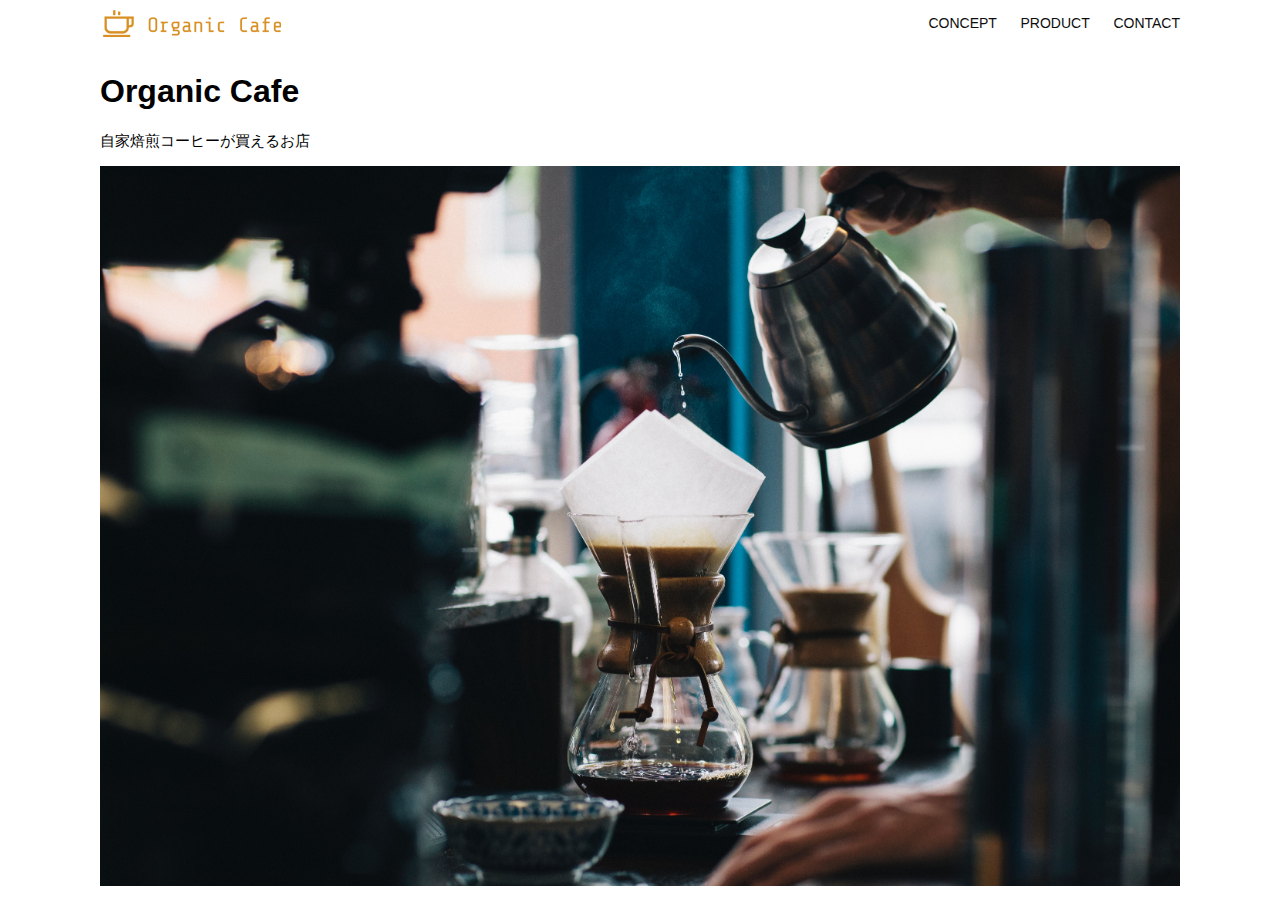
<file: kadai_013/index.html>
<!DOCTYPE html>
<html>
  <head>
    <title>Organic Cafe</title>
    <meta charset="UTF-8" />
    <meta
      name="description"
      content="自家焙煎のコーヒーがお家で楽しめるOrganic Cafe"
    />
    <meta name="viewport" content="width=device-width, initial-scale=1.0" />
    <link rel="stylesheet" href="style.css" />
  </head>
  <body>
    <!-- ヘッダー -->
    <header>
      <!-- ロゴ -->
      <a href="index.html" id="logo"
        ><img src="images/logo.png" alt="トップページに戻る"
      /></a>

      <!-- PC用ナビゲーション -->
      <nav id="nav-pc">
        <a href="index.html#concept">CONCEPT</a>
        <a href="index.html#product">PRODUCT</a>
        <a href="index.html#contact">CONTACT</a>
      </nav>
      <img id="menu-sp" src="images/button-menu.png" alt="ナビゲーションを開く" onclick="document.getElementById('nav-sp').style.display = 'block'">
      
      <!-- SP用ナビゲーション -->
<nav id="nav-sp">
  <img id="close" src="images/button-close.png" alt="ナビゲーションを閉じる" onclick="document.getElementById('nav-sp').style.display = 'none'">
<a id="logo-sp" href="index.html" onclick="document.getElementById('nav-sp').style.display = 'none'">
<img src="images/logo-sp.png" alt="トップページに戻る"></a>
<a class="menu" href="index.html#concept" onclick="document.getElementById('nav-sp').style.display = 'none'">CONCEPT</a>
<a class="menu" href="index.html#product" onclick="document.getElementById('nav-sp').style.display = 'none'">PRODUCT</a>
<a class="menu" href="index.html#contact" onclick="document.getElementById('nav-sp').style.display = 'none'">CONTACT</a>
</nav>

    </header>
    <main>
      <article>
        <!-- メインビジュアル -->
        <section id="main-visual">
          <div id="main-message">
            <h1>Organic Cafe</h1>
            <p>自家焙煎コーヒーが買えるお店</p>
          </div>
          <img
            src="images/main-image.jpg"
            alt="コーヒーをハンドドリップで淹れる画像"
          />
        </section>
      </article>
    </main>
  </body>
</html>
</file>
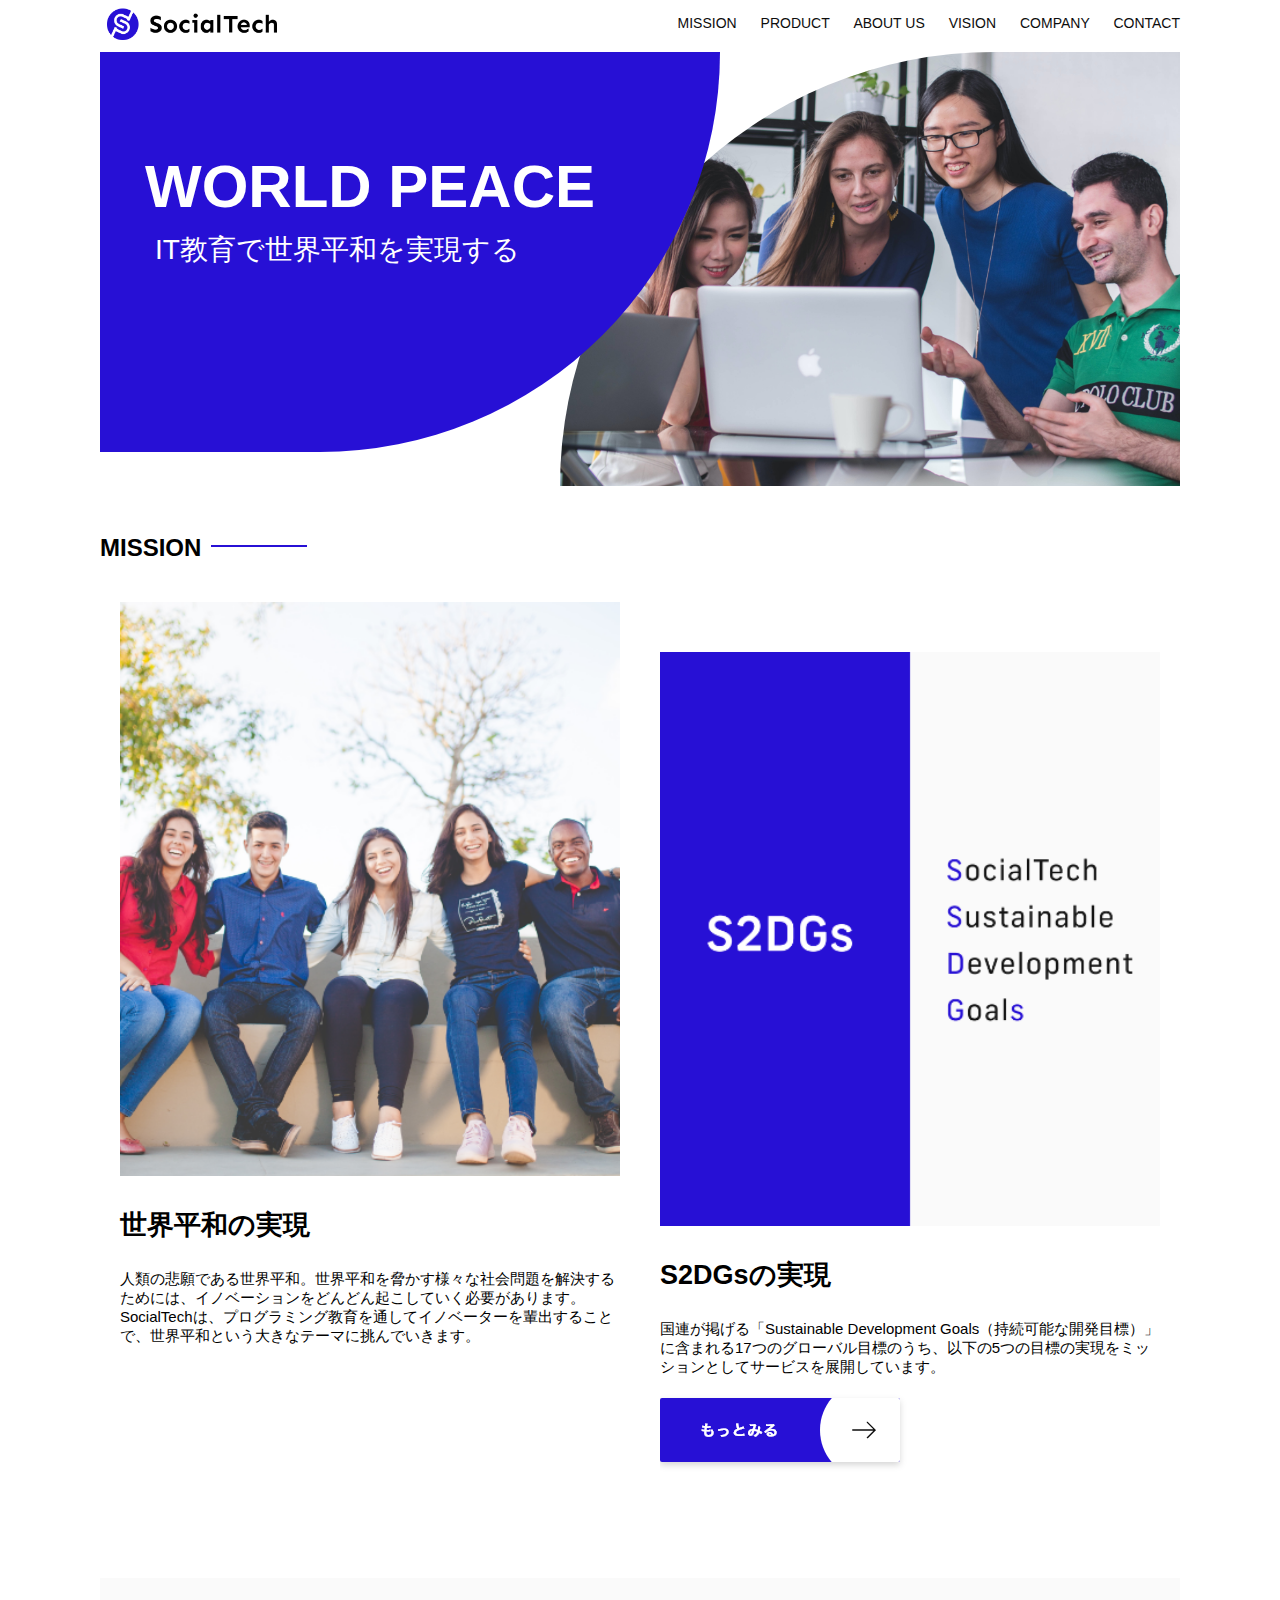
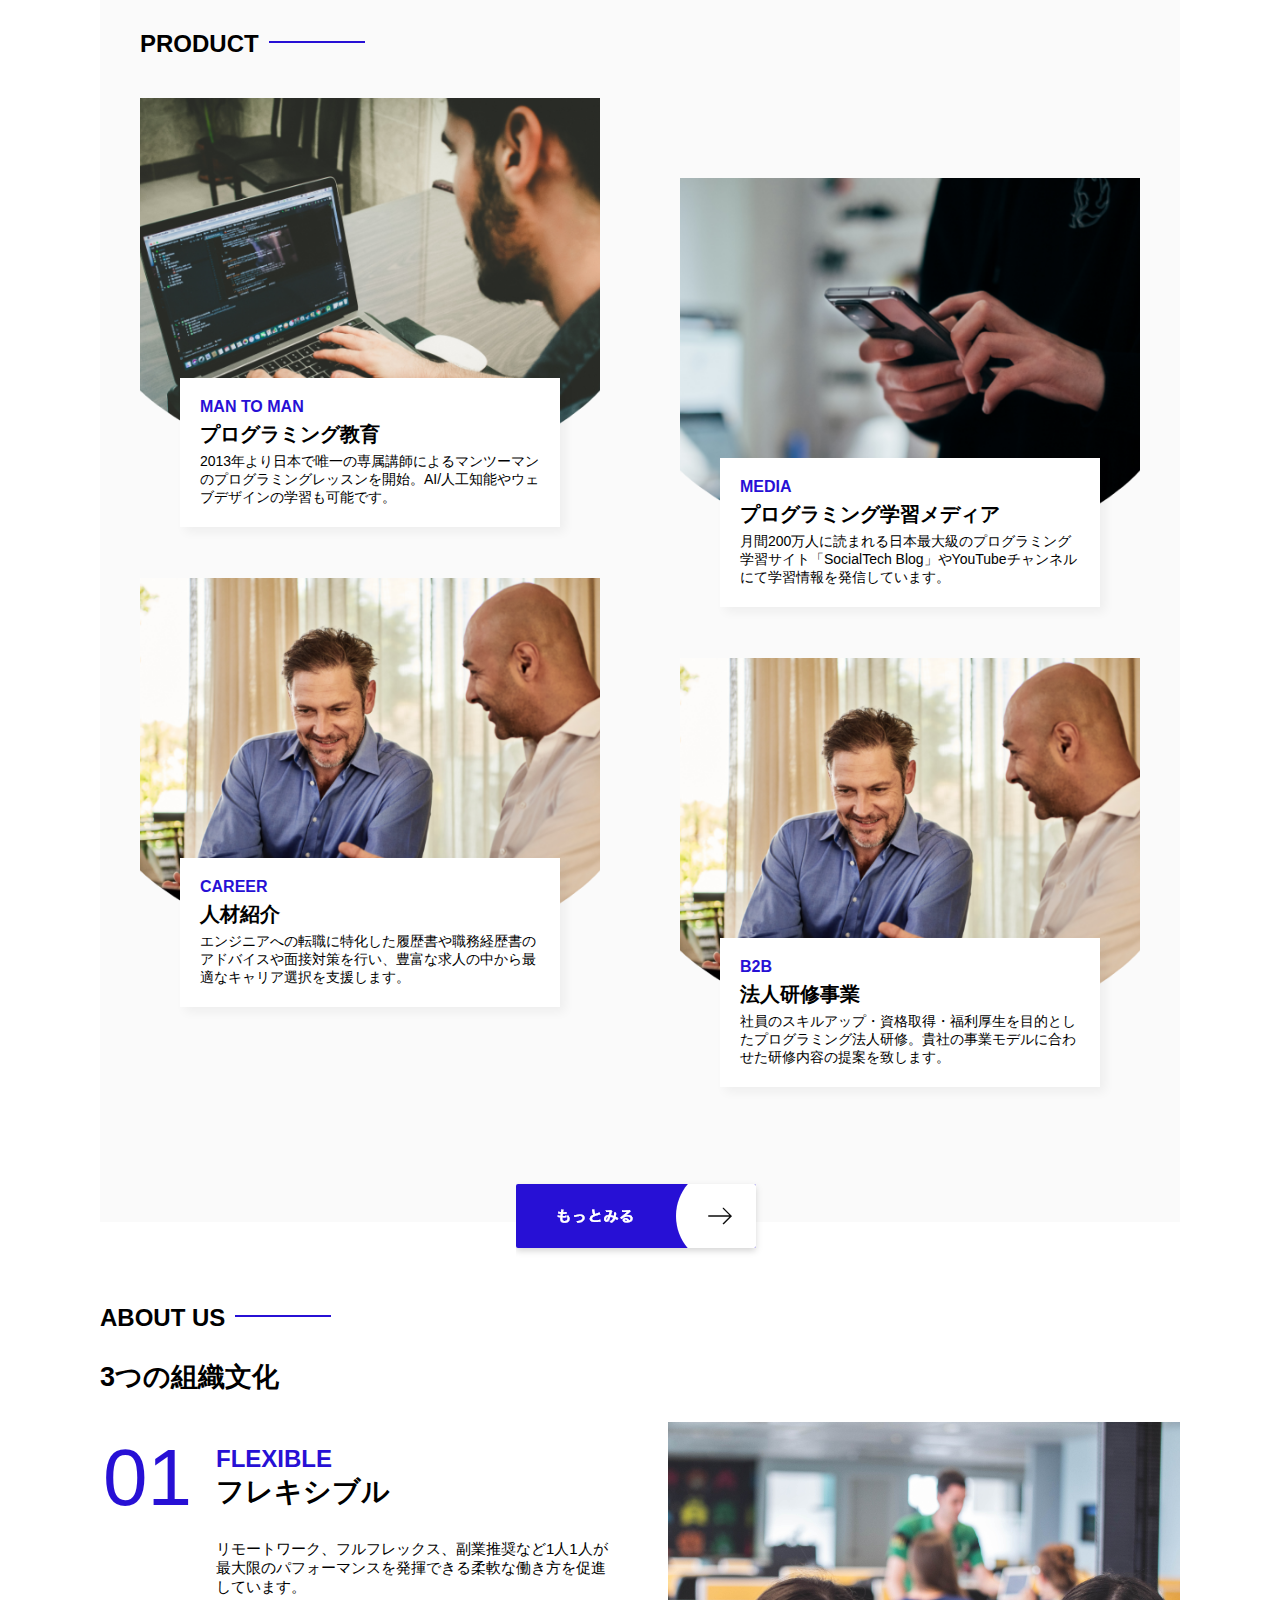
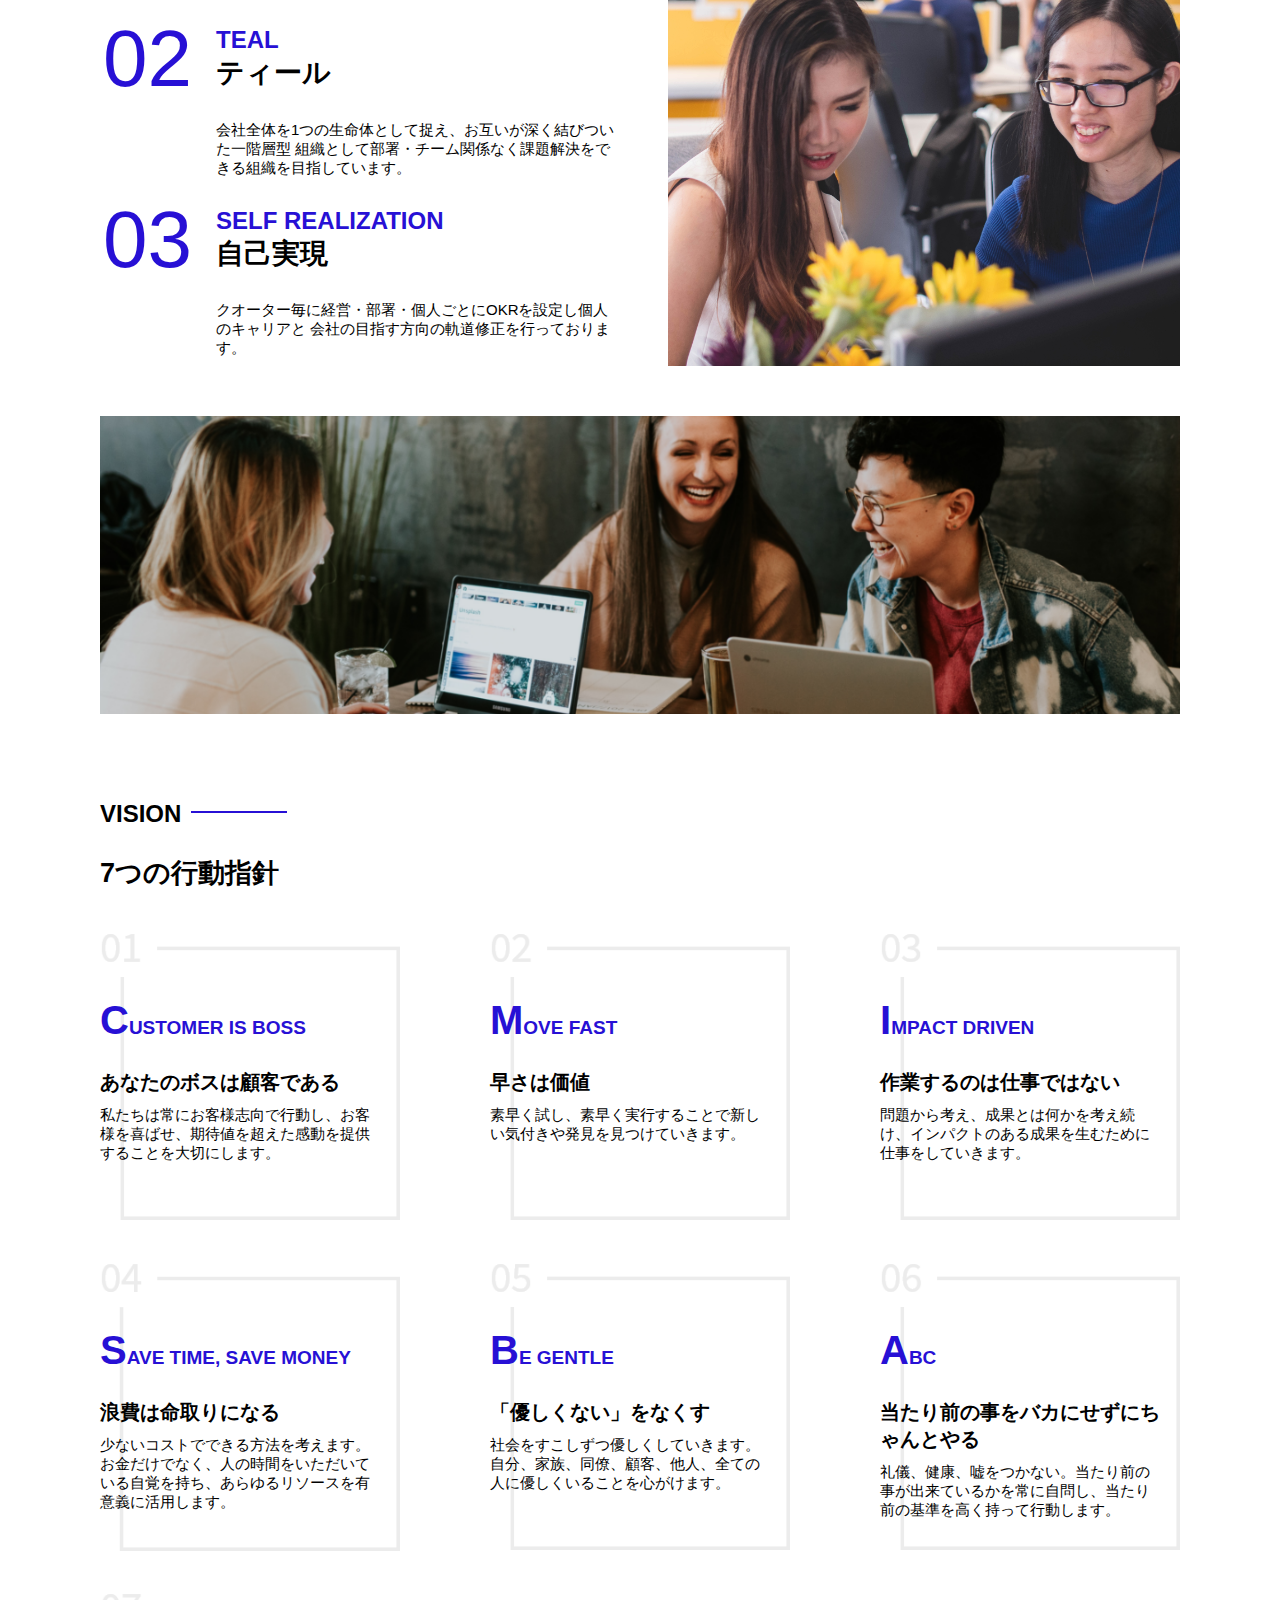
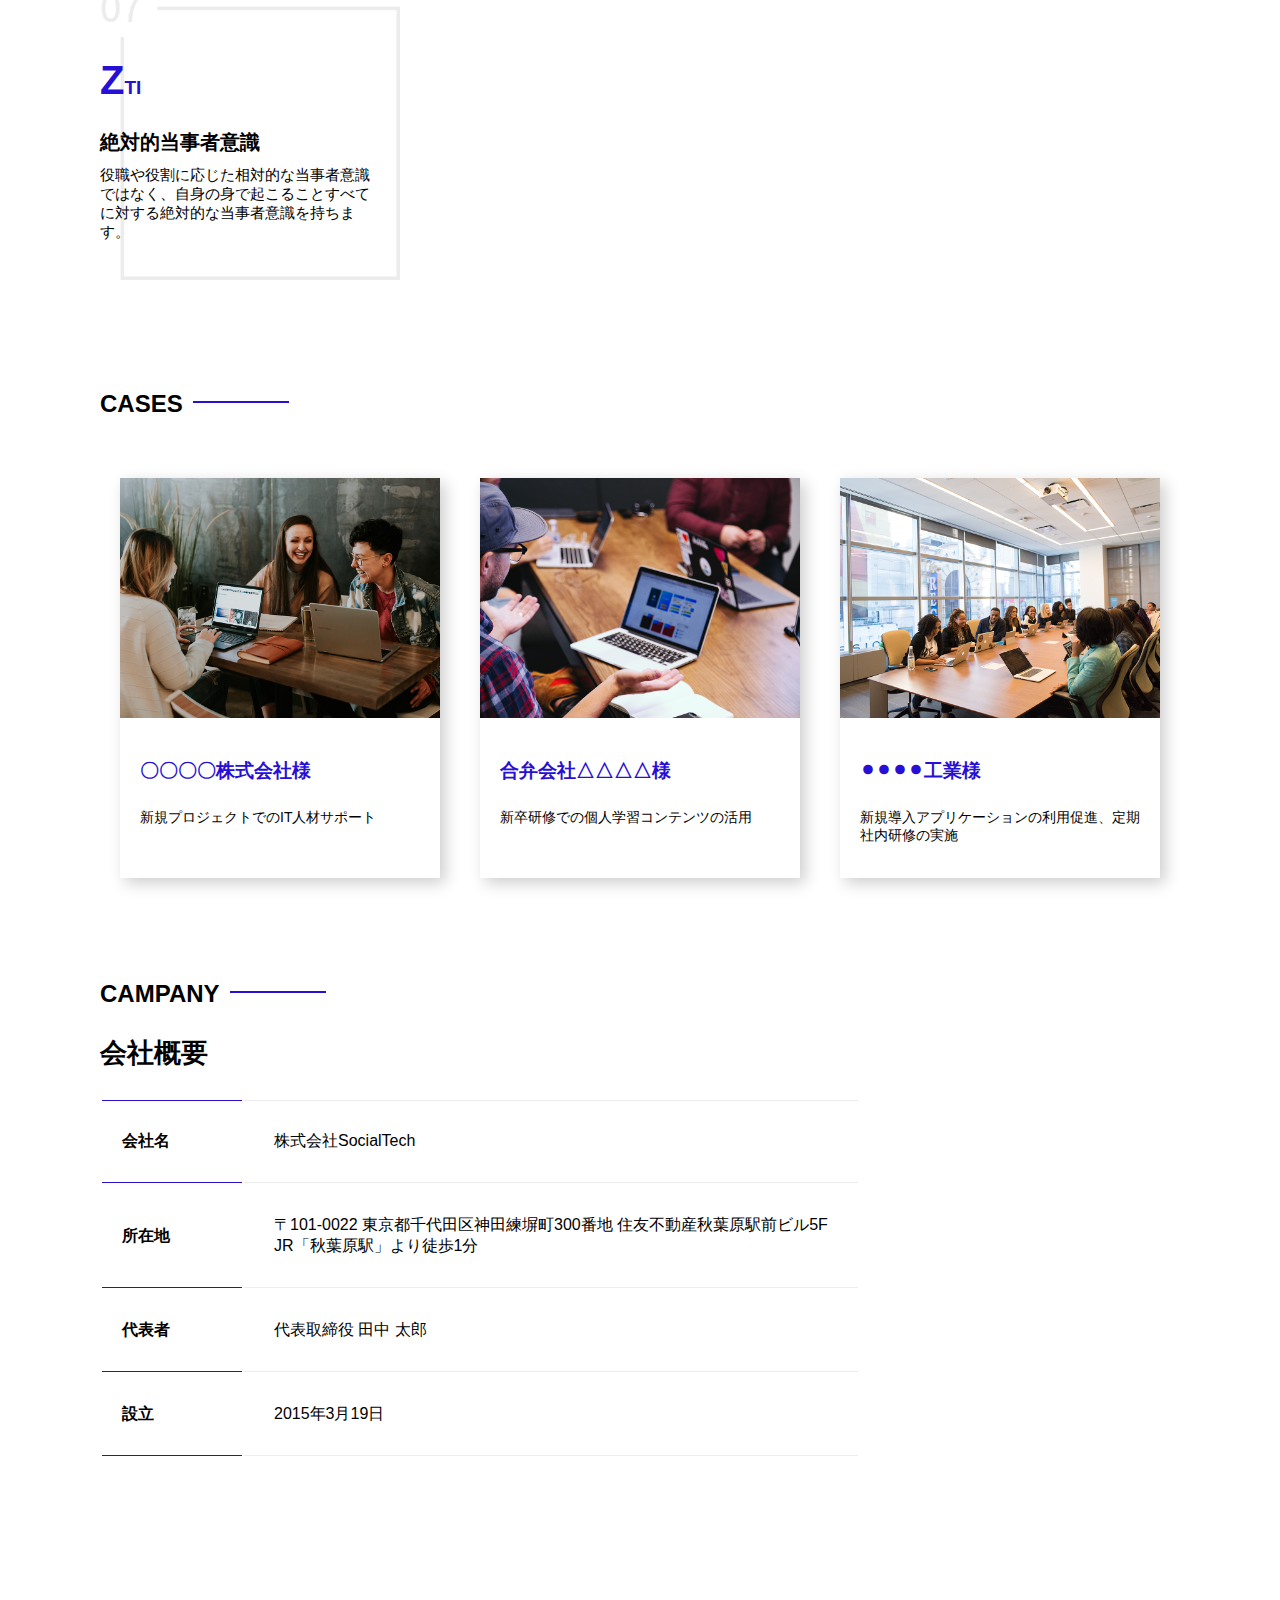
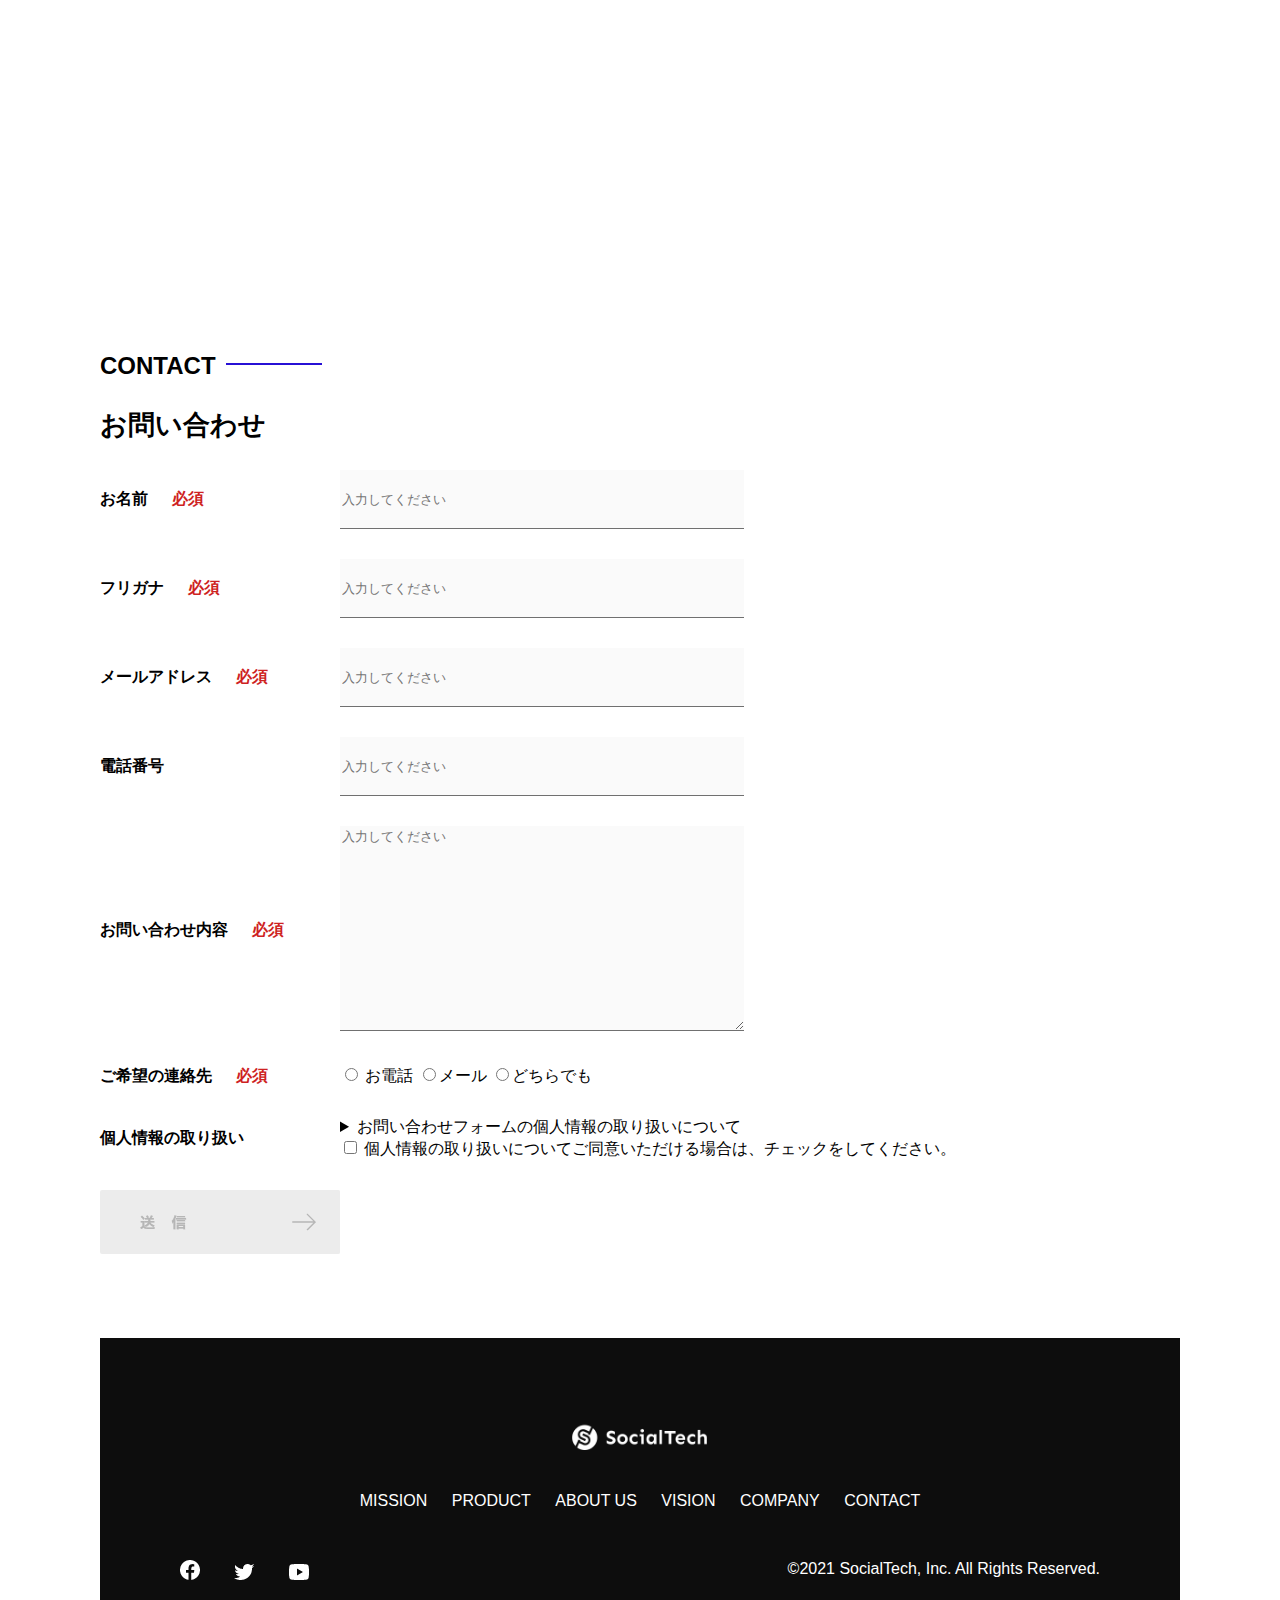
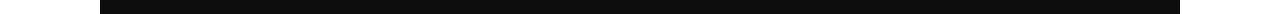
<file: kadai_tutorial_output/index.html>
<!DOCTYPE html>
<html>

<head>
  <title>SocialTech</title>
  <meta charset="UTF-8">
  <meta name="description" content="SocialTechはEdTech業界のリーディングカンパニーを目指します。">
  <meta name="viewport" content="width=device-width, initial-scale=1.0">
  <link rel="stylesheet" href="style.css">
</head>

<body>
  <!-- 以下、header -->
  <header>
    <a href="index.html" id="logo"><img src="images/logo.png" alt="トップページに戻る"></a>
    <nav id="nav-pc">
      <a href="mission.html">MISSION</a>
      <a href="product.html">PRODUCT</a>
      <a href="index.html#aboutus">ABOUT US</a>
      <a href="index.html#vision">VISION</a>
      <a href="index.html#company">COMPANY</a>
      <a href="index.html#contact">CONTACT</a>
    </nav>
    <!-- スマホ用メニューボタン -->
    <img id="menu-sp" src="images/button-menu.png" alt="ナビゲーションを開く"
      onclick="document.getElementById('nav-sp').style.display = 'block'">
    <!-- スマホ用ナビゲーション -->
    <nav id="nav-sp">
      <img id="close" src="images/button-close.png" alt="ナビゲーションを閉じる"
        onclick="document.getElementById('nav-sp').style.display = 'none'">
      <a id="logo-sp" href="index.html" onclick="document.getElementById('nav-sp').style.display = 'none'"><img
          src="images/logo-sp.png" alt="トップページに戻る"></a>
      <a class="menu" href="mission.html" onclick="document.getElementById('nav-sp').style.display = 'none'">MISSION</a>
      <a class="menu" href="product.html" onclick="document.getElementById('nav-sp').style.display = 'none'">PRODUCT</a>
      <a class="menu" href="aboutus.html" onclick="document.getElementById('nav-sp').style.display = 'none'">ABOUT
        US</a>
      <a class="menu" href="vision.html" onclick="document.getElementById('nav-sp').style.display = 'none'">VISION</a>
      <a class="menu" href="conpany.html" onclick="document.getElementById('nav-sp').style.display = 'none'">COMPANY</a>
      <a class="menu" href="contact.html" onclick="document.getElementById('nav-sp').style.display = 'none'">CONTACT</a>
      <!-- スマホ用SNSリンク -->
      <div id="sns">
        <a href="https://www.facebook.com/sejuku2013"><img src="images/button-facebook.png" alt="ficebook"></a>
        <a href="https://twitter.com/samuraijuku"><img src="images/button-twitter.png" alt="X"></a>
        <a href="https://www.youtube.com/channel/UCCFOQO5aDK0xXam4cUQXT8g"><img src="images/button-youtube.png"
            alt="youtube"></a>
      </div>
    </nav>
  </header>


  <main>
    <article>
      <section id="main-visual">
        <div id="main-message">
          <h1>WORLD PEACE</h1>
          <p>IT教育で世界平和を実現する</p>
        </div>
        <img src="images/index/index-main.png" alt="PCの周りに集まる多国籍の仲間たち">
      </section>
      <!-- ミッション -->
      <section id="mission">
        <h2 class="index-h2">MISSION</h2>
        <div id="mission-flex">
          <div>
            <img id="mission-photo" src="images/index/index-mission.png" alt="屋外のベンチで写真を撮影する多国籍の仲間たち">
            <h3>世界平和の実現</h3>
            <p>
              人類の悲願である世界平和。世界平和を脅かす様々な社会問題を解決するためには、イノベーションをどんどん起こしていく必要があります。SocialTechは、プログラミング教育を通してイノベーターを輩出することで、世界平和という大きなテーマに挑んでいきます。
            </p>
          </div>
          <div>
            <img id="s2dgs" src="images/index/s2dgs.png" alt="S2DGs">
            <h3>S2DGsの実現</h3>
            <p>国連が掲げる「Sustainable Development Goals（持続可能な開発目標）」に含まれる17つのグローバル目標のうち、以下の5つの目標の実現をミッションとしてサービスを展開しています。</p>
            <a href="mission.html"><img src="images/button-more.png" alt="もっと見る"></a>
          </div>
        </div>
      </section>
      <section id="product">
        <h2 class="index-h2">PRODUCT</h2>
        <div>
          <div id="product-left">
            <div>
              <img class="product-photo" src="images/index/index-mantoman.png" alt="PCでコードを書く男性">
              <div class="product-explain">
                <span>MAN TO MAN</span>
                <h3>プログラミング教育</h3>
                <p>2013年より日本で唯一の専属講師によるマンツーマンのプログラミングレッスンを開始。AI/人工知能やウェブデザインの学習も可能です。</p>
              </div>
            </div>
            <div>
              <img class="product-photo" src="images/index/index-career.png" alt="笑顔で話し合う2人の男性">
              <div class="product-explain">
                <span>CAREER</span>
                <h3>人材紹介</h3>
                <p>エンジニアへの転職に特化した履歴書や職務経歴書のアドバイスや面接対策を行い、豊富な求人の中から最適なキャリア選択を支援します。</p>
              </div>
            </div>
          </div>
          <div id="product-right">
            <div>
              <img class="product-photo" src="images/index/index-media.png" alt="スマートフォンを操作する人">
              <div class="product-explain">
                <span>MEDIA</span>
                <h3>プログラミング学習メディア</h3>
                <p>月間200万人に読まれる日本最大級のプログラミング学習サイト「SocialTech Blog」やYouTubeチャンネルにて学習情報を発信しています。</p>
              </div>
            </div>
            <div>
              <img class="product-photo" src="images/index/index-career.png" alt="講演中の男性とそれを聴く人々">
              <div class="product-explain">
                <span>B2B</span>
                <h3>法人研修事業</h3>
                <p>社員のスキルアップ・資格取得・福利厚生を目的としたプログラミング法人研修。貴社の事業モデルに合わせた研修内容の提案を致します。</p>
              </div>
            </div>
          </div>
        </div>
        <div>
          <a id="product-more" href="product.html">
            <img src="images/button-more.png" alt="もっと見る">
          </a>
        </div>
      </section>
      <section id="aboutus">
        <h2 class="index-h2">ABOUT US</h2>
        <h3>3つの組織文化</h3>
        <div>
          <table class="culture-table">
            <tr>
              <td>
                <span class="culture-num">01</span>
              </td>
              <td>
                <span class="culture-en">FLEXIBLE</span>
                <span class="culture-jp">フレキシブル</span>
              </td>
            <tr>
              <td>
                <!-- 空 -->
              </td>
              <td>
                <p class="culture-description">
                  リモートワーク、フルフレックス、副業推奨など1人1人が最大限のパフォーマンスを発揮できる柔軟な働き方を促進しています。
                </p>
              </td>
            </tr>
            </tr>
            <tr>
              <td>
                <span class="culture-num">02</span>
              </td>
              <td>
                <span class="culture-en">TEAL</span>
                <span class="culture-jp">ティール</span>
              </td>
            <tr>
              <td>
                <!-- 空 -->
              </td>
              <td>
                <p class="culture-description">
                  会社全体を1つの生命体として捉え、お互いが深く結びついた一階層型
                  組織として部署・チーム関係なく課題解決をできる組織を目指しています。
                </p>
              </td>
            </tr>
            </tr>
            <tr>
              <td>
                <span class="culture-num">03</span>
              </td>
              <td>
                <span class="culture-en">SELF REALIZATION</span>
                <span class="culture-jp">自己実現</span>
              </td>
            <tr>
              <td>
                <!-- 空 -->
              </td>
              <td>
                <p class="culture-description">
                  クオーター毎に経営・部署・個人ごとにOKRを設定し個人のキャリアと
                  会社の目指す方向の軌道修正を行っております。
                </p>
              </td>
            </tr>
            </tr>
          </table>
          <img class="culture-img" src="images/index/index-aboutus1.png" alt="笑顔で話し合う2人の女性">
        </div>
        <img class=" culture-img2" src="images/index/index-aboutus2.png" alt="笑顔で話し合う3人の男女">
      </section>
      <section id="vision">
        <h2 class="index-h2">VISION</h2>
        <h3>7つの行動指針</h3>
        <div>
          <div class="vision-box">
            <img src="images/index/vision-01.png" alt="01">
            <span>
              <h4>CUSTOMER IS BOSS</h4>
              <h5>あなたのボスは顧客である</h5>
              <p>私たちは常にお客様志向で行動し、お客様を喜ばせ、期待値を超えた感動を提供することを大切にします。</p>
            </span>
          </div>

          <div class="vision-box">
            <img src="images/index/vision-02.png" alt="02">
            <span>
              <h4>MOVE FAST</h4>
              <h5>早さは価値</h5>
              <p>素早く試し、素早く実行することで新しい気付きや発見を見つけていきます。</p>
            </span>
          </div>

          <div class="vision-box">
            <img src="images/index/vision-03.png" alt="03">
            <span>
              <h4>IMPACT DRIVEN</h4>
              <h5>作業するのは仕事ではない</h5>
              <p>問題から考え、成果とは何かを考え続け、インパクトのある成果を生むために仕事をしていきます。</p>
            </span>
          </div>

          <div class="vision-box">
            <img src="images/index/vision-04.png" alt="04">
            <span>
              <h4>SAVE TIME, SAVE MONEY</h4>
              <h5>浪費は命取りになる</h5>
              <p>少ないコストでできる方法を考えます。お金だけでなく、人の時間をいただいている自覚を持ち、あらゆるリソースを有意義に活用します。</p>
            </span>
          </div>

          <div class="vision-box">
            <img src="images/index/vision-05.png" alt="05">
            <span>
              <h4>BE GENTLE</h4>
              <h5>「優しくない」をなくす</h5>
              <p>社会をすこしずつ優しくしていきます。自分、家族、同僚、顧客、他人、全ての人に優しくいることを心がけます。</p>
            </span>
          </div>

          <div class="vision-box">
            <img src="images/index/vision-06.png" alt="06">
            <span>
              <h4>ABC</h4>
              <h5>当たり前の事をバカにせずにちゃんとやる</h5>
              <p>礼儀、健康、嘘をつかない。当たり前の事が出来ているかを常に自問し、当たり前の基準を高く持って行動します。</p>
            </span>
          </div>

          <div class="vision-box">
            <img src="images/index/vision-07.png" alt="07">
            <span>
              <h4>ZTI</h4>
              <h5>絶対的当事者意識</h5>
              <p>役職や役割に応じた相対的な当事者意識ではなく、自身の身で起こることすべてに対する絶対的な当事者意識を持ちます。</p>
            </span>
          </div>
        </div>
      </section>

      <!-- cases -->
      <section id="cases">
        <h2 id="index-h2">CASES</h2>
        <div class="cases-company">
          <div class="case-card">
            <img class="case-img" src="images/index/case-1.png" alt="男女3人で話している画像">
            <div class="case-info">
              <h4 class="case-name">〇〇〇〇株式会社様</h4>
              <p class="case-content">新規プロジェクトでのIT人材サポート</p>
            </div>
          </div>
          <div class="case-card">
            <img class="case-img" src="images/index/case-2.png" alt="男性が開示をしている画像">
            <div class="case-info">
              <h4 class="case-name ">合弁会社△△△△様</h4>
              <p class="case-content">新卒研修での個人学習コンテンツの活用</p>
            </div>
          </div>
          <div class="case-card">
            <img class="case-img" src="images/index/case-3.png" alt="会議室で会議をしている画像">
            <div class="case-info">
              <h4 class="case-name">⚫︎⚫︎⚫︎⚫︎工業様</h4>
              <p class="case-content">新規導入アプリケーションの利用促進、定期社内研修の実施</p>
            </div>
          </div>
        </div>
      </section>

      <section id="company">
        <h2 id="index-h2">CAMPANY</h2>
        <h3>会社概要</h3>
        <table>
          <tr>
            <th class="tableheader-first">会社名</th>
            <td class="cell-first">株式会社SocialTech</td>
          </tr>
          <tr>
            <th class="tableheader">所在地</th>
            <td class="cell">〒101-0022 東京都千代田区神田練塀町300番地 住友不動産秋葉原駅前ビル5F<br>JR「秋葉原駅」より徒歩1分</td>
          </tr>
          <tr>
            <th class="tableheader">代表者</th>
            <td class="cell">代表取締役 田中 太郎</td>
          </tr>
          <tr>
            <th class="tableheader">設立</th>
            <td class="cell">2015年3月19日</td>
          </tr>
        </table>
        <iframe
          src="https://www.google.com/maps/embed?pb=!1m14!1m8!1m3!1d12960.275416078066!2d139.7746526!3d35.6999232!3m2!1i1024!2i768!4f13.1!3m3!1m2!1s0x60188fee13660e23%3A0x77137876edf742ac!2z5L2P5Y-L5LiN5YuV55Sj56eL6JGJ5Y6f6aeF5YmN44OT44Or!5e0!3m2!1sja!2sjp!4v1707882548935!5m2!1sja!2sjp"
          width="600" height="450" style="border:0;" allowfullscreen="" loading="lazy"
          referrerpolicy="no-referrer-when-downgrade"></iframe>
      </section>

      <section id="contact">
        <h2 id="index-h2">CONTACT</h2>
        <h3>お問い合わせ</h3>
        <form>
          <div>
            <div class="contact-heading">
              <label class="contact-label">お名前
                <span class="contact-span">必須</span>
              </label>
            </div>
            <div>
              <input type="text" name="name" placeholder="入力してください" class="contact-textbox">
            </div>
          </div>

          <div>
            <div class="contact-heading">
              <label class="contact-label">フリガナ
                <span class="contact-span">必須</span>
              </label>
            </div>
            <div>
              <input type="text" name="hurigana" placeholder="入力してください" class="contact-textbox">
            </div>
          </div>

          <div>
            <div class="contact-heading">
              <label class="contact-label">メールアドレス
                <span class="contact-span">必須</span>
              </label>
            </div>
            <div>
              <input type="text" name="email" placeholder="入力してください" class="contact-textbox">
            </div>
          </div>

          <div>
            <div class="contact-heading">
              <label class="contact-label">電話番号</label>
            </div>
            <div>
              <input type="text" name="tel" placeholder="入力してください" class="contact-textbox">
            </div>
          </div>

          <div>
            <div class="contact-heading">
              <label class="contact-label">お問い合わせ内容
                <span class="contact-span">必須</span>
              </label>
            </div>
            <div>
              <textarea class="contact-textarea" placeholder="入力してください" name="message"></textarea>
            </div>
          </div>

          <div>
            <div class="contact-heading">
              <label class="contact-label">ご希望の連絡先
                <span class="contact-span">必須</span></label>
            </div>
            <div>
              <input class="radiobutton" type="radio" value="tel" name="contact"> <label>お電話</label>
              <input class="radiobutton" type="radio" value="mail" name="contact"><label>メール</label>
              <input class="radiobutton" type="radio" value="both" name="contact"><label>どちらでも</label>
            </div>
          </div>
          <div>
            <div class="contact-heading">
              <label class="contact-label">個人情報の取り扱い</label>
            </div>
            <div>
              <details>
                <summary>お問い合わせフォームの個人情報の取り扱いについて</summary>
                <div>
                  <span>１．組織の名称又は氏名</span><br>
                  株式会社SocialTech<br><br>
                  <span>２．個人情報保護管理者（若しくはその代理人）の氏名又は職名、所属及び連絡先
                    鈴木 一郎 コーポレート部</span><br>
                  メールアドレス：samurai@example.com<br>
                  TEL：03-1234-5678<br>
                  <span>３．個人情報の利用目的</span><br>
                  ・本サービス及び本サービスに関連する情報の提供又はそれらに関する連絡のため<br>
                  ・ユーザーの本人確認のため<br>
                  ・当社サービスのご案内のため<br>
                  ・当社の商品等の広告または宣伝（電子メールによるものを含むものとします。）<br><br>
                  <span>４．個人情報の取り扱い業務の委託</span><br>
                  個人情報の取扱業務の全部または一部を外部に業務委託する場合があります。<br>
                  その際、弊社は、個人情報を適切に保護できる管理体制を敷き実行していることを条件として<br>
                  委託先を厳選したうえで、機密保持契約を委託先と締結し、お客様の個人情報を厳密に管理させます。<br><br>
                  <span>５．個人情報の開示等の請求</span><br>
                  お客様は、弊社に対してご自身の個人情報の開示等（利用目的の通知、開示、内容の訂正・追加・削除、利用の停止または消去、第三者への提供の停止）に関して、当社問合わせ窓口に申し出ることができます。<br>
                  その際、弊社はお客様ご本人を確認させていただいたうえで、合理的な期間内に対応いたします。<br><br>
                  なお、個人情報に関する弊社問合わせ先は、次の通りです。<br><br>
                  株式会社SocialTech　個人情報問合せ窓口<br>
                  〒101-0022 東京都千代田区神田練塀町300番地 住友不動産秋葉原駅前ビル5F<br>
                  メールアドレス：samurai@example.com　TEL：03-1234-5678<br><br>
                  <span>６．個人情報を提供されることの任意性について</span><br><br>
                  お客様がご自身の個人情報を弊社に提供されるか否かは、お客様のご判断によりますが、もしご提供されない場合には、適切なサービスが提供できない場合がありますので予めご了承ください。
                </div>
              </details>
              <input type="checkbox" name="agree">
              <span>個人情報の取り扱いについてご同意いただける場合は、チェックをしてください。</span>
            </div>
          </div>
          <input type="image" src="images/button-submit.png" alt="送信する">
        </form>
      </section>

    </article>
    <footer>
      <div id="footer-logo">
        <img src="images/logo-sp.png" alt="SocialTech">
      </div>
      <div id="footer-link">
        <a href="mission.html">MISSION</a>
        <a href="product.html">PRODUCT</a>
        <a href="index.html#aboutus">ABOUT US</a>
        <a href="index.html#vision">VISION</a>
        <a href="index.html#company">COMPANY</a>
        <a href="index.html#contact">CONTACT</a>
      </div>
      <div id="sns-footer">
        <a href="https://www.facebook.com/sejuku2013"><img src="images/button-facebook.png" alt="ficebook"></a>
        <a href="https://twitter.com/samuraijuku"><img src="images/button-twitter.png" alt="X"></a>
        <a href="https://www.youtube.com/channel/UCCFOQO5aDK0xXam4cUQXT8g"><img src="images/button-youtube.png"
            alt="youtube"></a>
        <span id="copyright">&copy;2021 SocialTech, Inc. All Rights Reserved.</span>
      </div>
    </footer>
  </main>

</body>

</html>
</file>
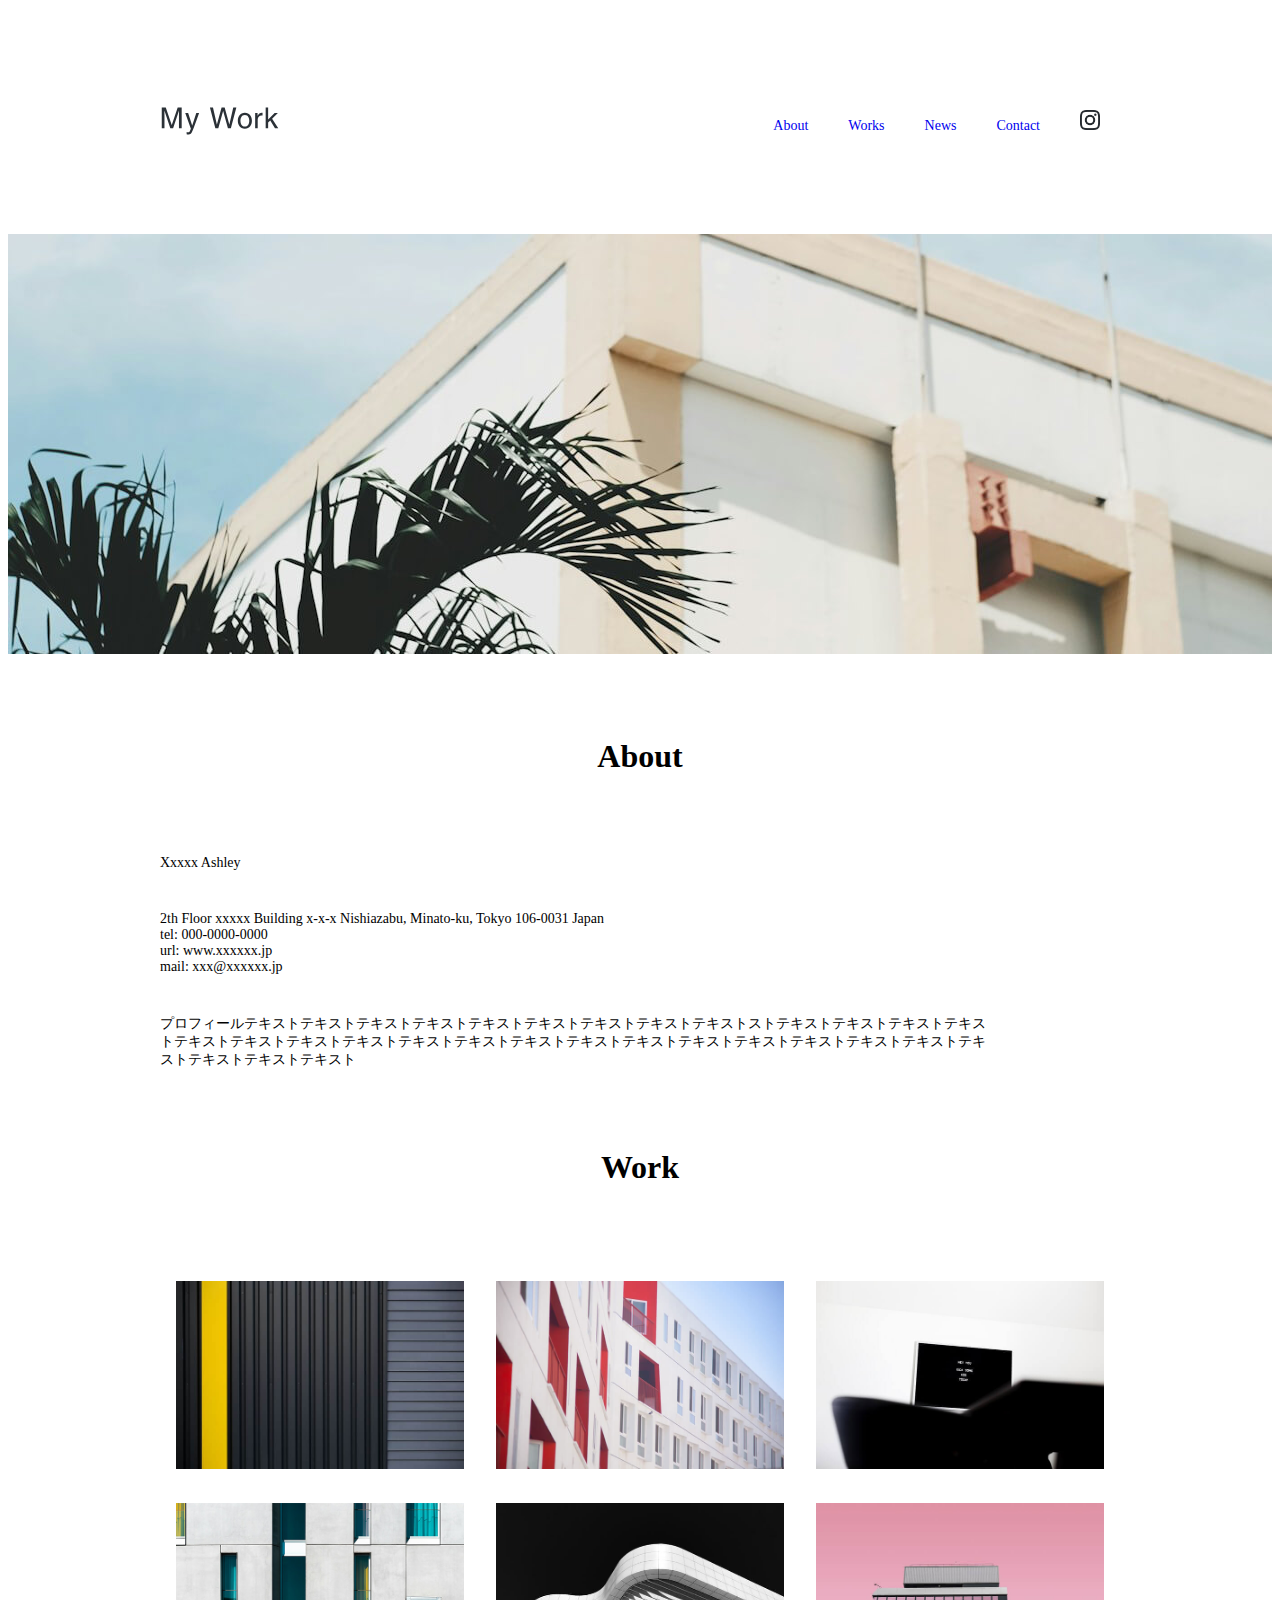
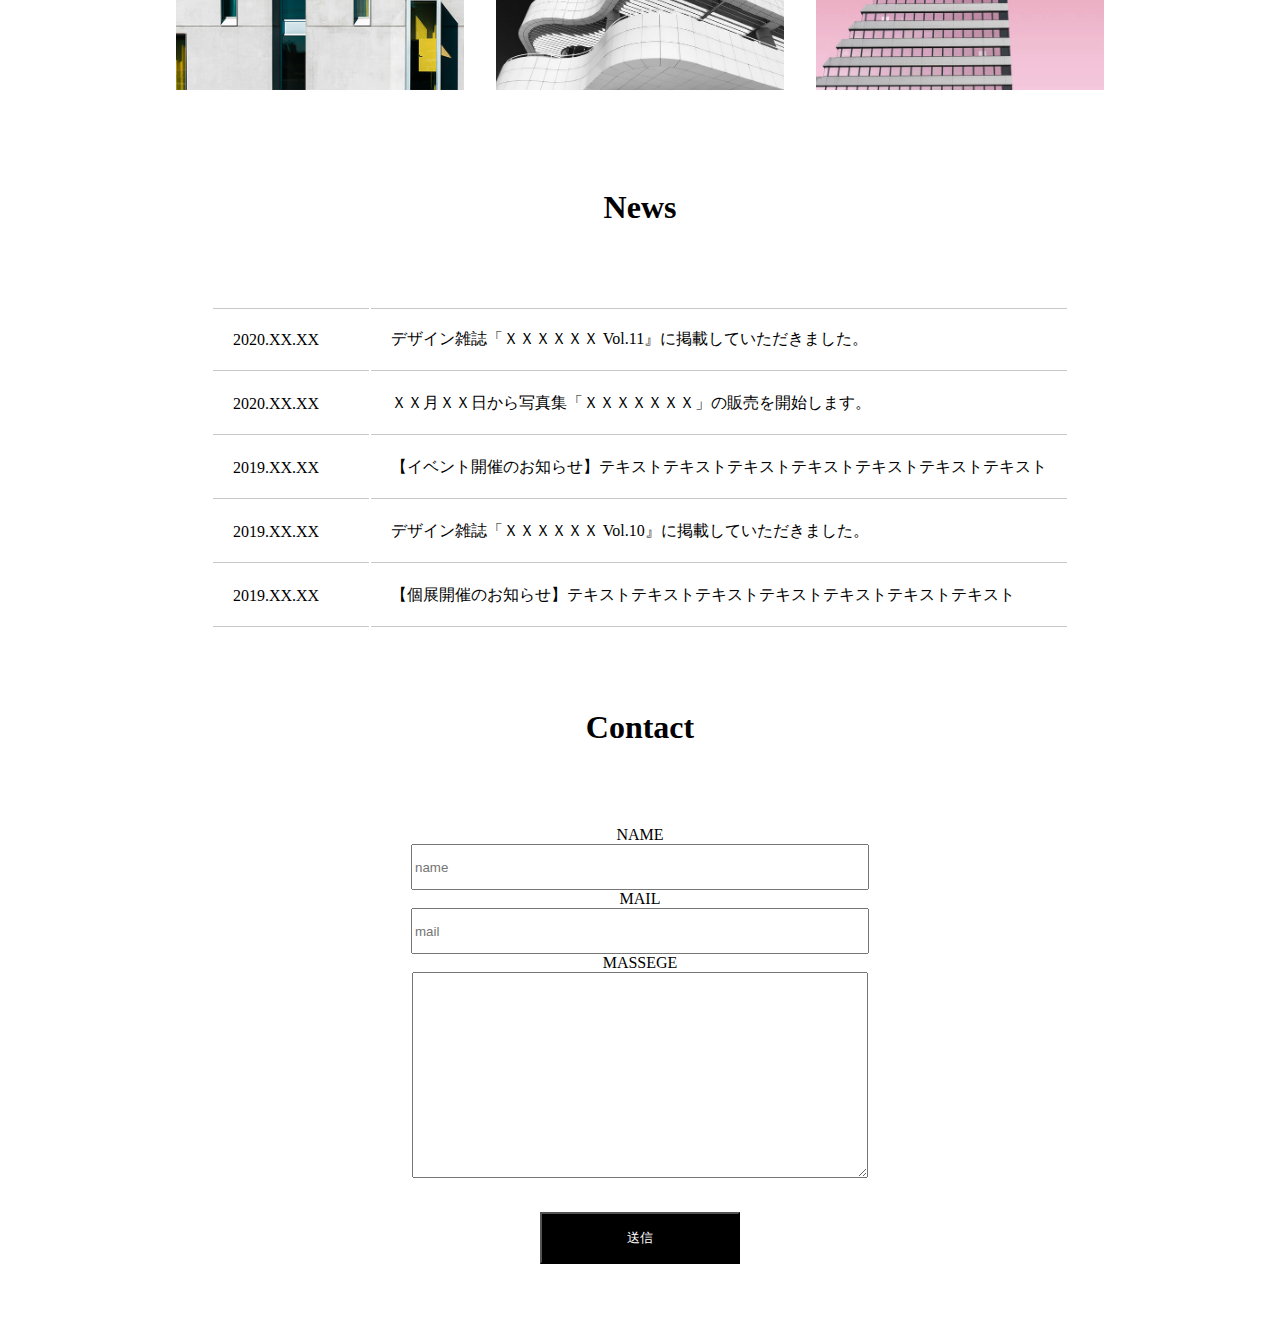
<file: practice1/index.html>
<!DOCTYPE html>
<html>

<head>
  <title>practice1</title>
  <meta name="description" content="practice1です">
  <meta charset="UTF-8">
  <link rel="stylesheet" href="style.css">
  <meta name="viewport" content="width=device-width, initial-scale=1.0">
</head>

<body>
  <!-- 以下、header -->
  <header class="wrapper">
    <div id="logo">
      <img src="img/logo.svg" alt="ロゴ">
    </div>

    <nav id="navi"><!-- ナビゲーション -->
      <li>
        <a class="global_menu" href="index.html#about">About</a>
      </li>
      <li>
        <a class="global_menu" href="index.html#works">Works</a>
      </li>
      <li>
        <a class="global_menu" href="index.html#news">News</a>
      </li>
      <li>
        <a class="global_menu" href="index.html#contact">Contact</a>
      </li>
      <li>
        <a class="global_menu" href="https://terakoya.sejuku.net/home">
          <img id="insta-icon" src="img/icon-instagram.png" alt="insta icon"></a>
      </li>
    </nav>
  </header>


  <main>
    <!-- メインビジュアル -->
    <div id="mv">
      <img src="img/mainvisual-pc.jpg" alt="白い建物と夏っぽさを感じる木が写っている写真">
    </div>

    <!-- about -->
    <section id="about" class="wrapper">
      <h1 class="content-title">About</h1>
      <div class="profile">
        <p>Xxxxx Ashley</p>
        <p>2th Floor xxxxx Building x-x-x Nishiazabu, Minato-ku, Tokyo 106-0031 Japan <br>
          tel: 000-0000-0000<br>
          url: www.xxxxxx.jp<br>
          mail: xxx@xxxxxx.jp</p>
        <p>プロフィールテキストテキストテキストテキストテキストテキストテキストテキストテキストストテキストテキストテキストテキス<br>
          トテキストテキストテキストテキストテキストテキストテキストテキストテキストテキストテキストテキストテキストテキストテキ<br>
          ストテキストテキストテキスト</p>
      </div>
    </section>

    <!-- works -->
    <section id="works" class="wrapper">
      <h1 class="content-title">Work</h1>
      <div>
        <ul class="works-list">
          <li><img class="works-img" src="img/works1.jpg" alt="黄色い縦線のペイントが印象的なガレージシャッターの写真"></li>
          <li><img class="works-img" src="img/works2.jpg" alt="所々のベランダの内側が赤いマンション"></li>
          <li><img class="works-img" src="img/works3.jpg" alt="モニターに文字が映り込んでいる様子"></li>
          <li><img class="works-img" src="img/works4.jpg" alt="コンクリートの壁とカラフルなカーテンが印象的な建物"></li>
          <li><img class="works-img" src="img/works5.jpg" alt="曲線が印象的な建物"></li>
          <li><img class="works-img" src="img/works6.jpg" alt="ピンクの背景に愛敬のマンションの写真"></li>
        </ul>
      </div>
    </section>


    <!-- news -->
    <section id="news" class="wrapper">
      <h1 class="content-title">News</h1>
      <table>
        <tr class="news-top">
          <td class="date">2020.XX.XX</td>
          <td>デザイン雑誌「ＸＸＸＸＸＸ Vol.11』に掲載していただきました。</td>
        </tr>

        <tr>
          <td class="date">2020.XX.XX</td>
          <td>ＸＸ月ＸＸ日から写真集「ＸＸＸＸＸＸＸ」の販売を開始します。</td>
        </tr>

        <tr>
          <td class="date">2019.XX.XX</td>
          <td>【イベント開催のお知らせ】テキストテキストテキストテキストテキストテキストテキスト</td>
        </tr>

        <tr>
          <td class="date">2019.XX.XX</td>
          <td>デザイン雑誌「ＸＸＸＸＸＸ Vol.10』に掲載していただきました。</td>
        </tr>

        <tr>
          <td class="date">2019.XX.XX</td>
          <td>【個展開催のお知らせ】テキストテキストテキストテキストテキストテキストテキスト</td>
        </tr>
      </table>
    </section>

    <!-- contact -->
    <section id="contact" class="wrapper">
      <h1 class="content-title">Contact</h1>


      <form action="n.studio.firma@gmail.com">

        <div class="contactForm">

          <div>
            <label for="name">NAME</label>
          </div>
          <div>
            <input type="text" name="name" placeholder="name" required>
          </div>

          <div>
            <label for="mail">MAIL</label>
          </div>
          <div>
            <input type="text" name="mail" placeholder="mail" required>
          </div>


          <div>
            <label for="massege">MASSEGE</label>
          </div>
          <div>
            <textarea name="massege"></textarea>
          </div>

        </div>

        <div class="contact_btn">
          <input type="submit" name="submit" value="送信">
        </div>
      </form>
    </section>

  </main>
  <footer></footer>
</body>

</html>
</file>
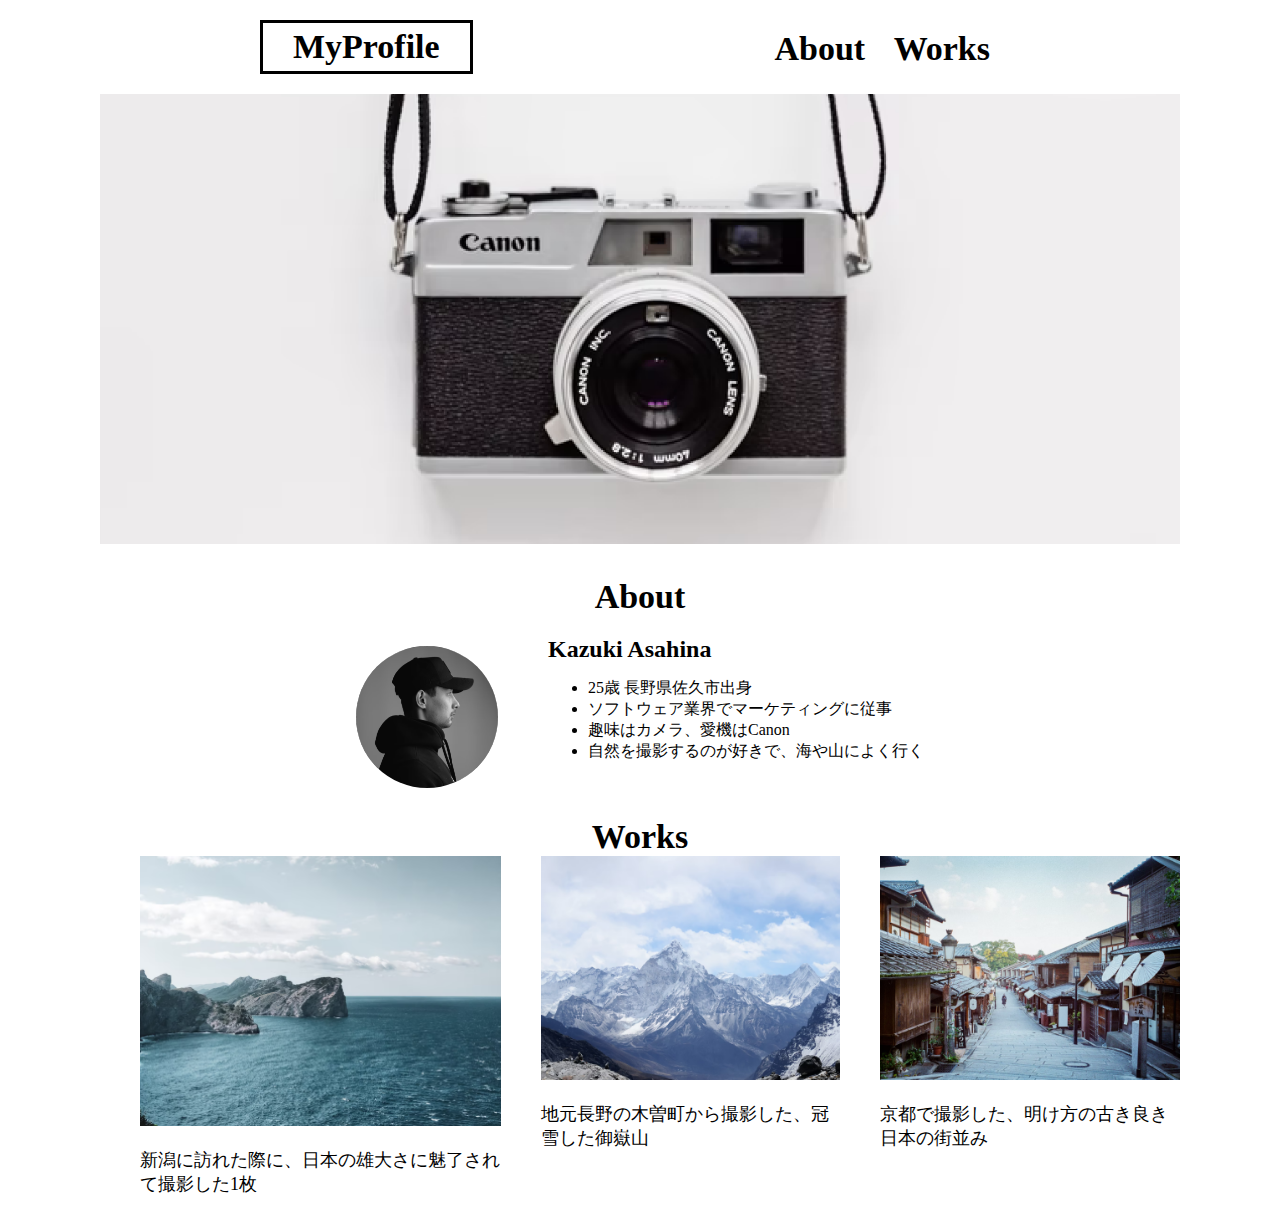
<file: profile_site/index.html>
<!DOCTYPE html>
<html>

<head>
  <title>My Plofile site</title>
  <meta name="description" content="丸々のプロフィールサイトです">
  <meta charset="UTF-8">
  <link rel="stylesheet" href="style.css">
  <link rel="preconnect" href="https://fonts.googleapis.com">
  <link rel="preconnect" href="https://fonts.gstatic.com" crossorigin>
  <link href="https://fonts.googleapis.com/css2?family=Noto+Sans+JP&display=swap" rel="stylesheet">
  <meta name="viewport" content="width=device-width, initial-scale=1.0">
</head>

<body>
  <!-- 以下、ヘッダー -->
  <header>
    <h1>MyProfile</h1>
    <nav id="navi-pc">
      <a href="index.html#about">About</a>
      <a href="index.html#Works">Works</a>
    </nav>
  </header>
  <!-- 以下、メイン -->
  <main>
    <!-- メインビジュアル -->
    <section id="main-visual">
      <img src="images/main.png" alt="カメラの写真">
    </section>

    <!-- about me -->
    <section id="section-about">
      <h2 class="main-content">About</h2>
      <div id="profile-div">
        <img id="profile-img" src="images/about.png" alt="プロフィール写真">
        <div id="profile-details">
          <h3>Kazuki Asahina</h3>
          <ul id="about-me">
            <li>25歳 長野県佐久市出身</li>
            <li>ソフトウェア業界でマーケティングに従事</li>
            <li>趣味はカメラ、愛機はCanon</li>
            <li>自然を撮影するのが好きで、海や山によく行く</li>
          </ul>
        </div>
      </div>
    </section>

    <!-- works -->
    <section id="section-works">
      <h2 class="main-content">Works</h2>
        <ul id="works-img" class="works-img">
          <ol>
            <img src="images/works1.png" alt="海の写真">
            <p>新潟に訪れた際に、日本の雄大さに魅了されて撮影した1枚</p>
          </ol>
          <ol>
            <img src="images/works2.png" alt="山の写真">
            <p>地元長野の木曽町から撮影した、冠雪した御嶽山</p>
          </ol>
          <ol>
            <img src="images/works3.png" alt="街の写真">
            <p>京都で撮影した、明け方の古き良き日本の街並み</p>
          </ol>
        </ul>
    </section>


  </main>
  <!-- 以下、フッター -->
  <footer></footer>
</body>

</html>
</file>
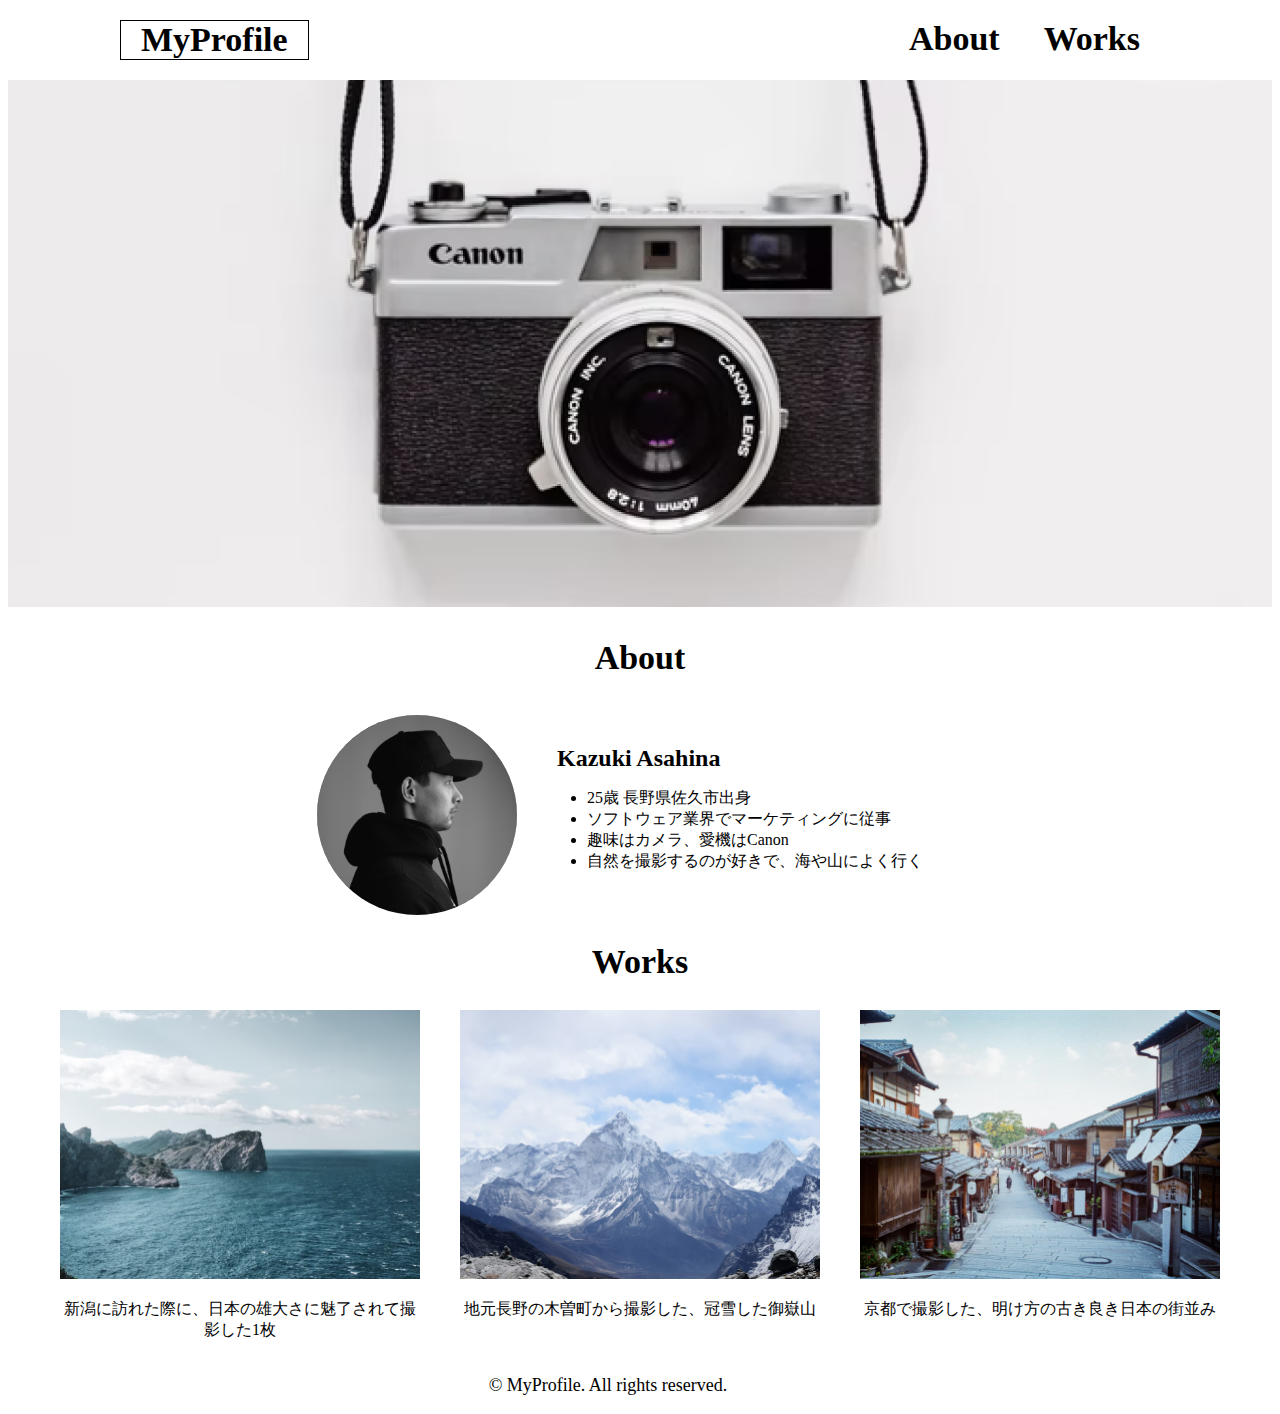
<file: profile_site2/index.html>
<!DOCTYPE html>
<html>

<head>
  <title>My Plofile site</title>
  <meta name="description" content="〇〇のプロフィールサイトです">
  <meta charset="UTF-8">
  <link rel="stylesheet" href="style.css">
  <link rel="preconnect" href="https://fonts.googleapis.com">
  <link rel="preconnect" href="https://fonts.gstatic.com" crossorigin>
  <link href="https://fonts.googleapis.com/css2?family=Noto+Sans+JP&display=swap" rel="stylesheet">
  <meta name="viewport" content="width=device-width, initial-scale=1.0">
</head>

<body>
  <!-- 以下、ヘッダー -->
  <header>
    <h1>MyProfile</h1>
    <nav id="navi">
      <a href="index.html#about">About</a>
      <a href="index.html#works">Works</a>
    </nav>
  </header>
  <!-- 以下、メイン -->
  <main>
    <!-- メインビジュアル -->
    <section id="main-visual">
      <img src="images/main.png" alt="カメラの写真">
    </section>

    <!-- about me -->
    <section id="about">
      <h2 class="main-content">About</h2>
      <div id="profile-div">
        <img id="profile-img" src="images/about.png" alt="プロフィール写真">
        <div id="profile-details">
          <h3>Kazuki Asahina</h3>
          <ul id="about-me">
            <li>25歳 長野県佐久市出身</li>
            <li>ソフトウェア業界でマーケティングに従事</li>
            <li>趣味はカメラ、愛機はCanon</li>
            <li>自然を撮影するのが好きで、海や山によく行く</li>
          </ul>
        </div>
      </div>
    </section>

    <!-- works -->
    <section id="works">
      <h2 class="main-content">Works</h2>
        <div id="works-img" class="works-img">
          <div>
            <img src="images/works1.png" alt="海の写真">
            <p>新潟に訪れた際に、日本の雄大さに魅了されて撮影した1枚</p>
          </div>
          <div>
            <img src="images/works2.png" alt="山の写真">
            <p>地元長野の木曽町から撮影した、冠雪した御嶽山</p>
          </div>
          <div>
            <img src="images/works3.png" alt="街の写真">
            <p>京都で撮影した、明け方の古き良き日本の街並み</p>
          </div>
        </div>
    </section>


  </main>
  <!-- 以下、フッター -->
  <footer>
    <p id="copy-rights">&copy; MyProfile. All rights reserved. </p>
  </footer>
</body>

</html>
</file>
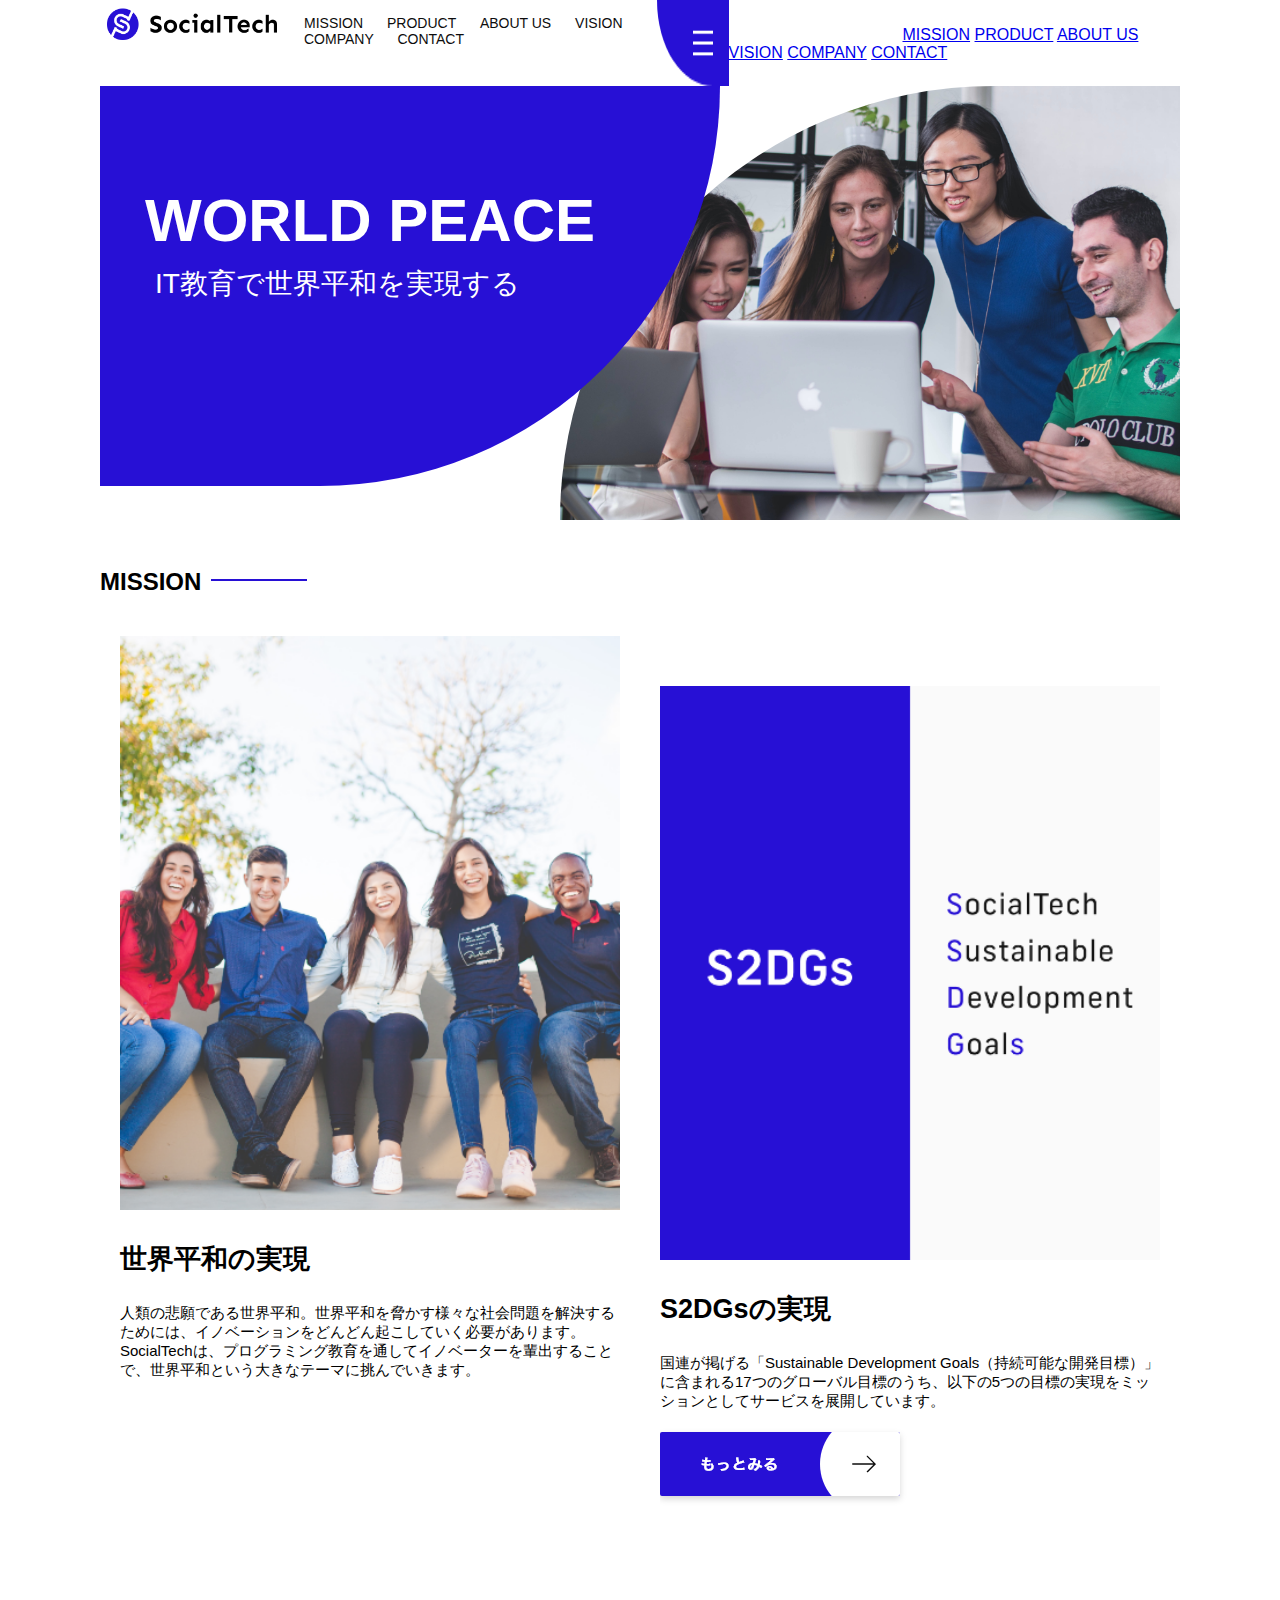
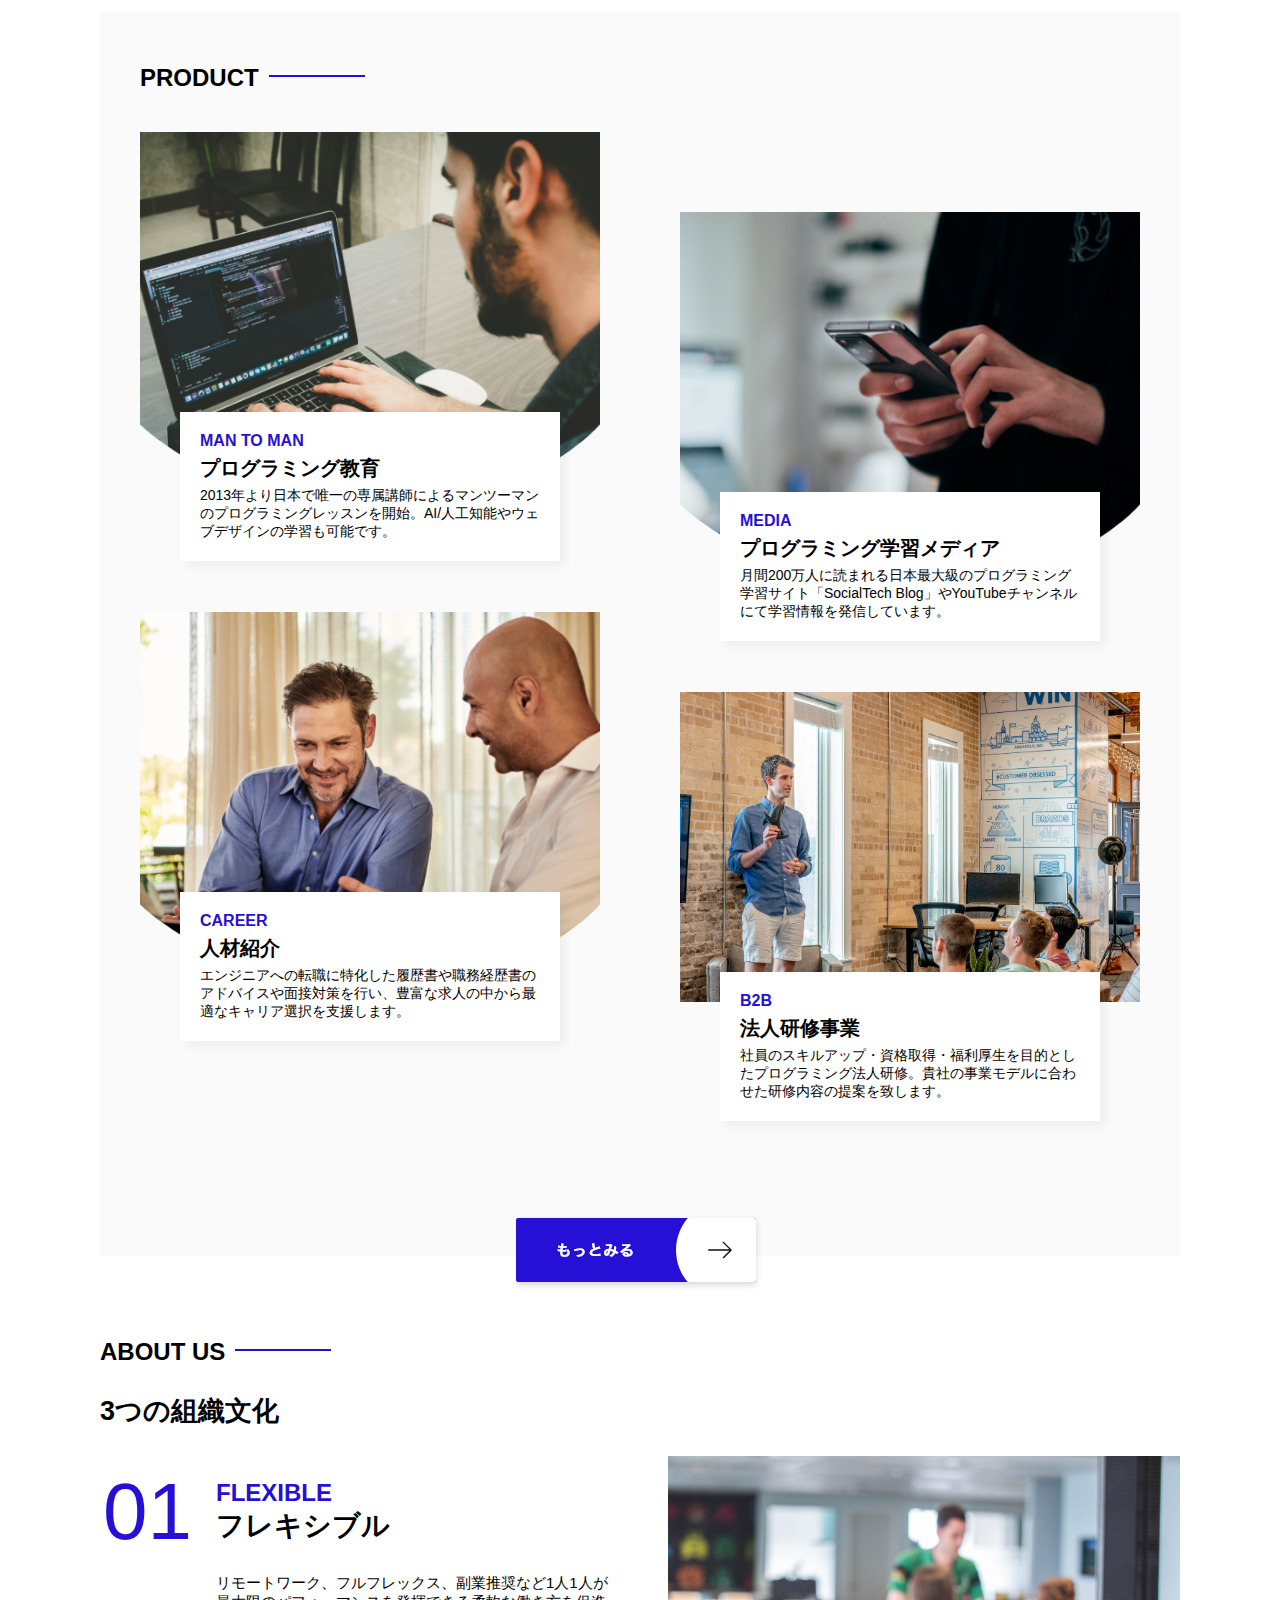
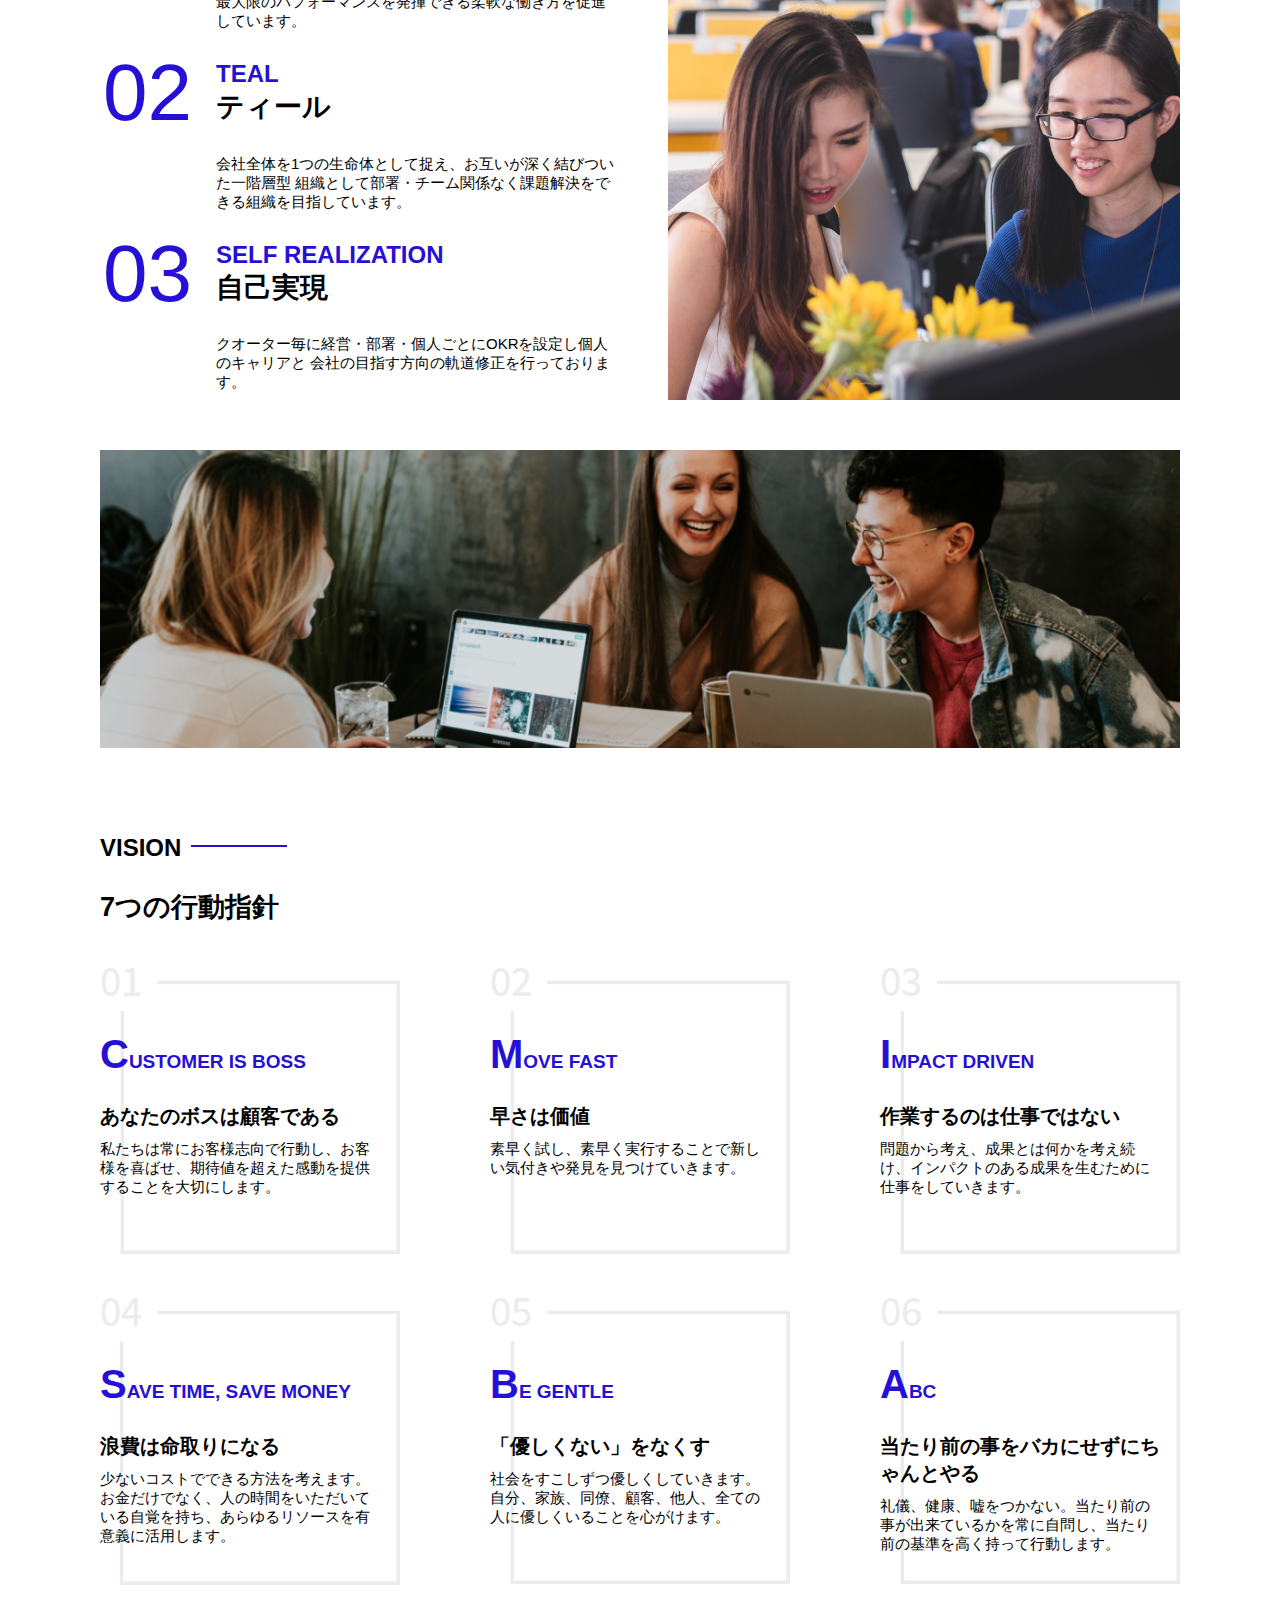
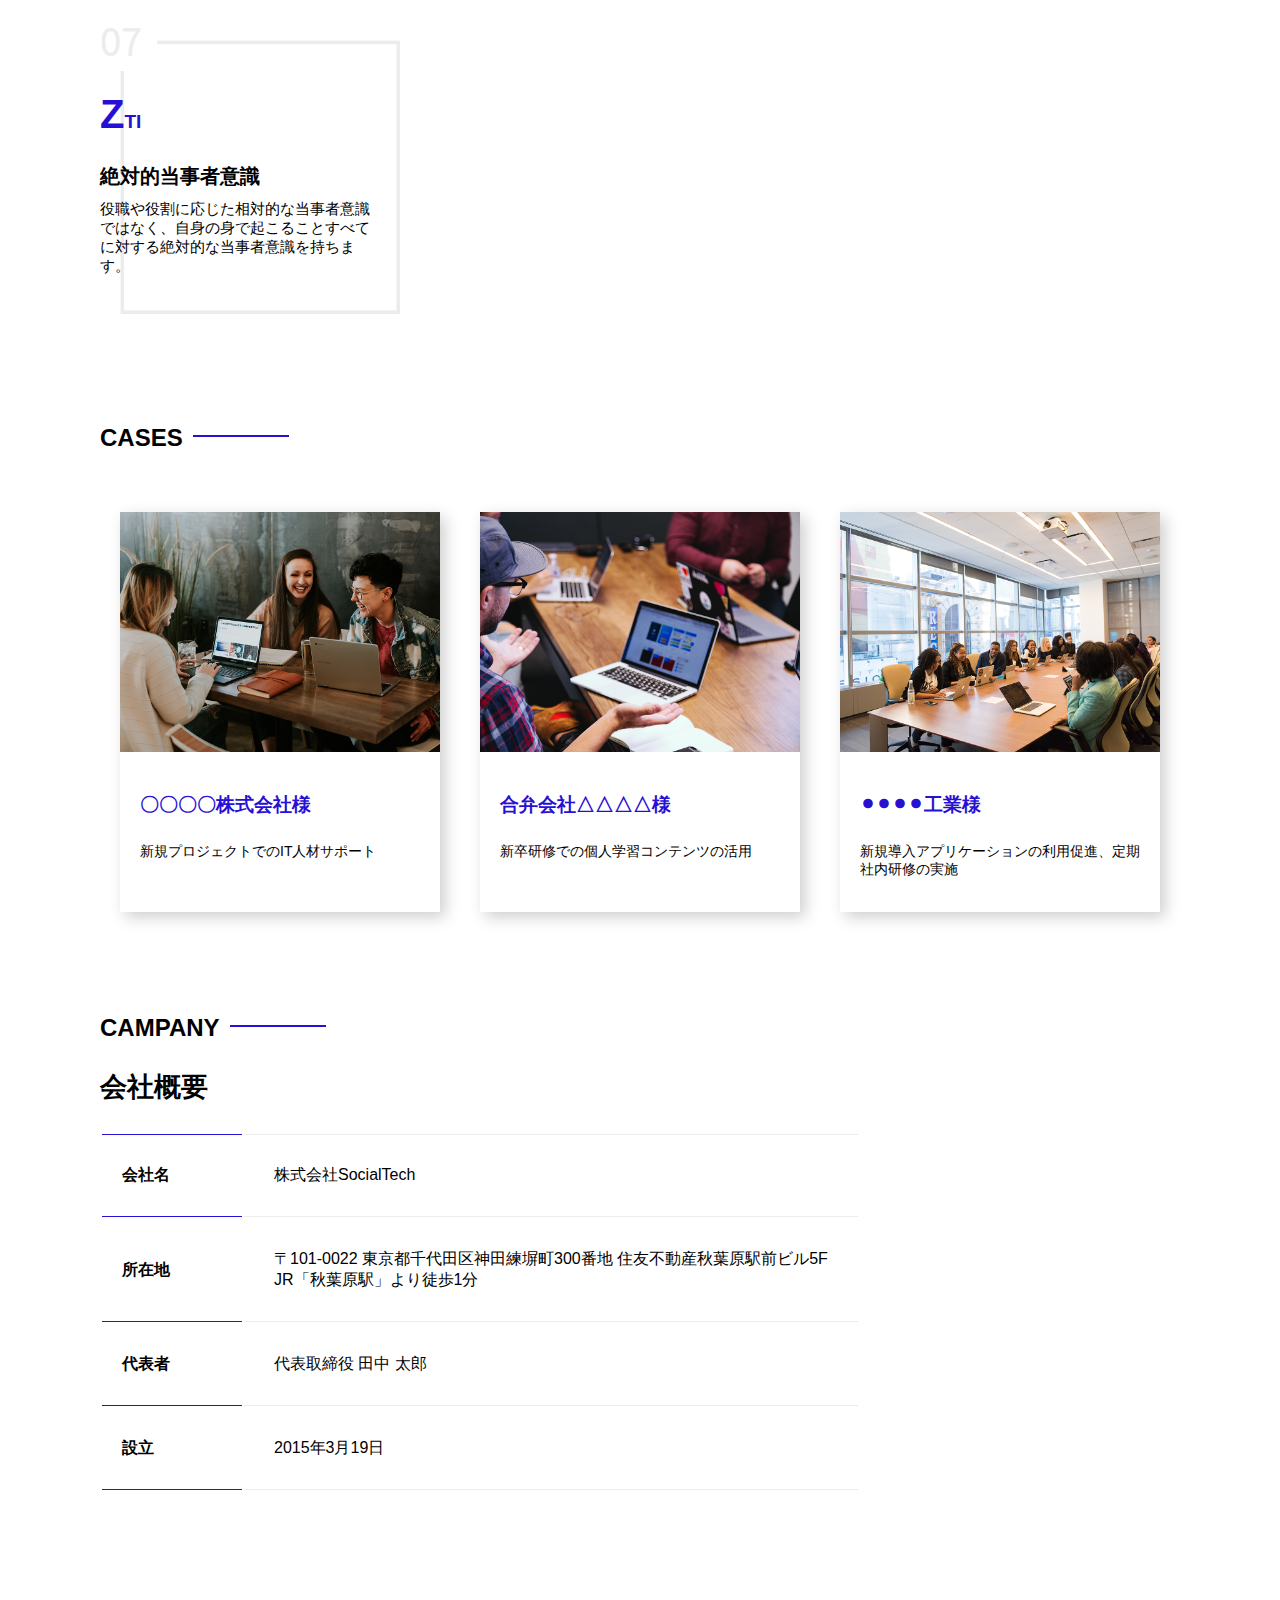
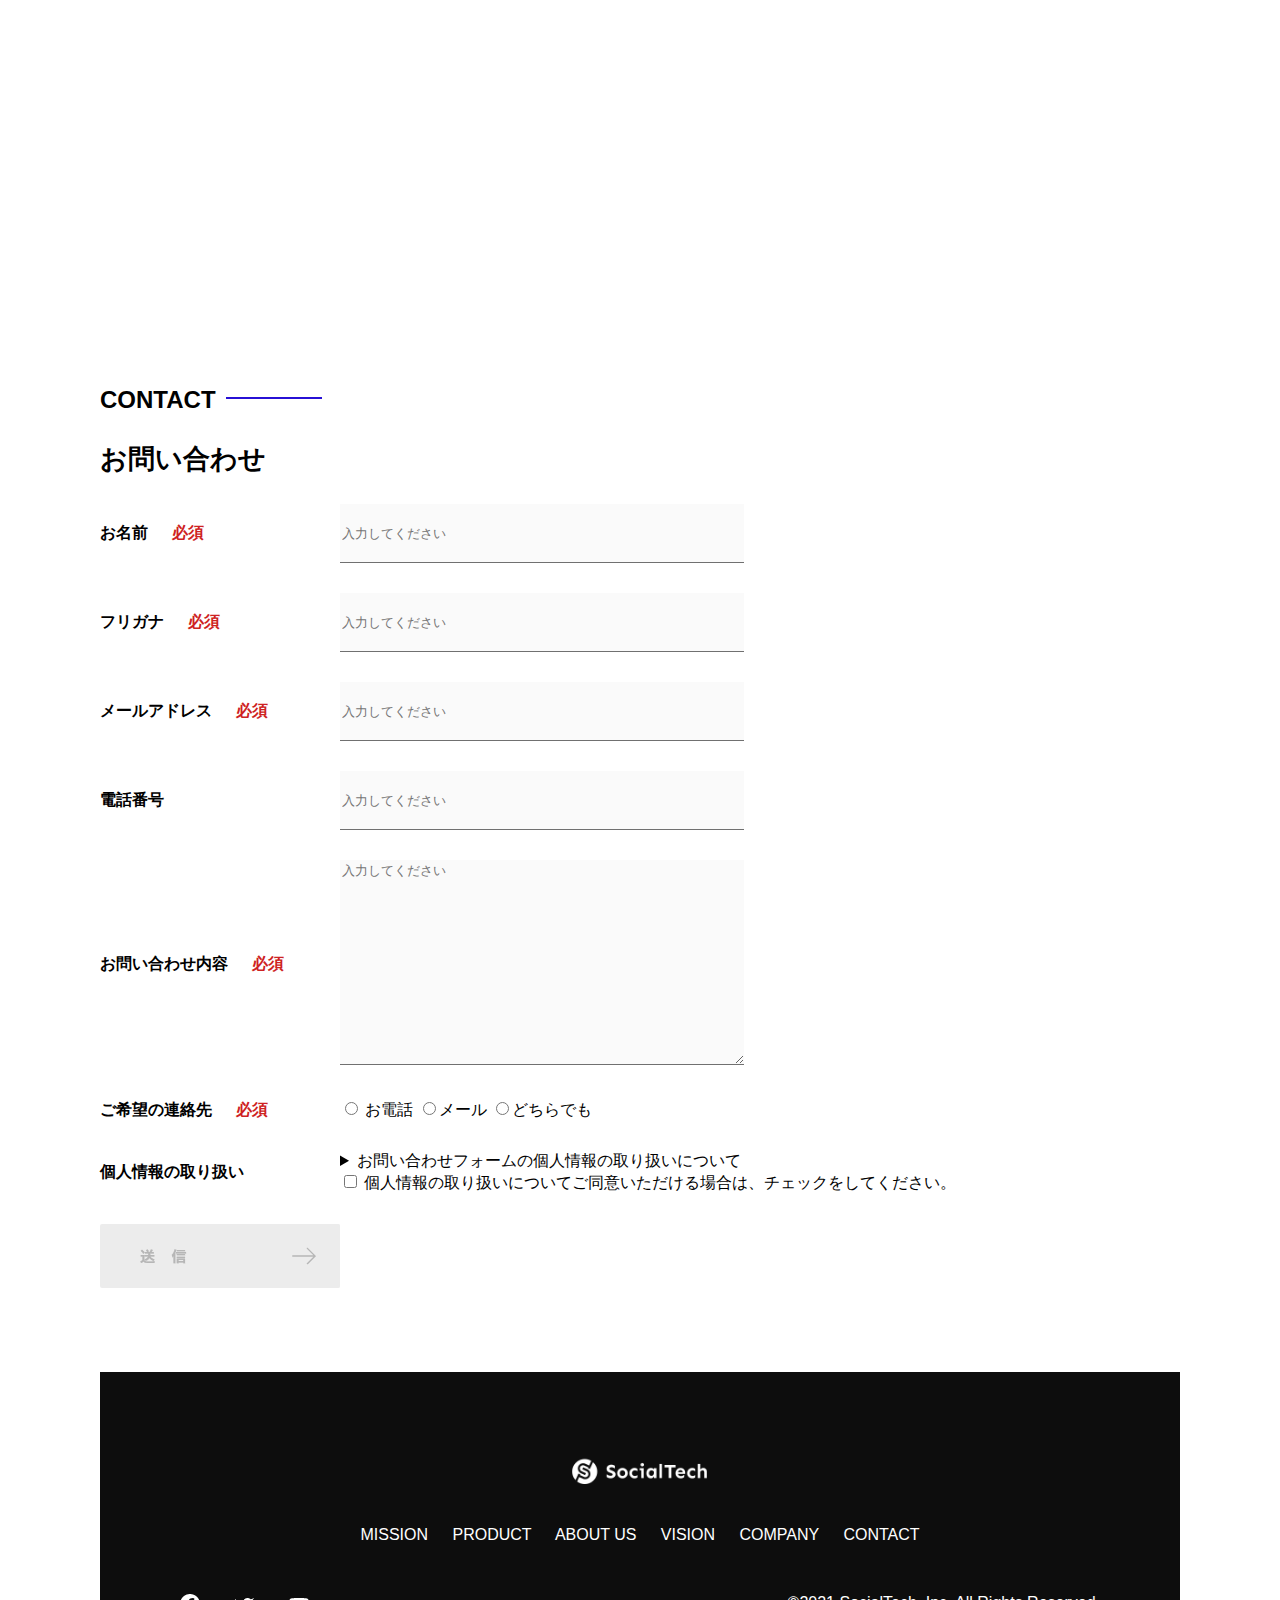
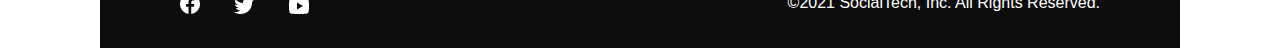
<file: socialtech_kadai_012/index.html>
<!DOCTYPE html>
<html>

<head>
  <title>SocialTech</title>
  <meta charset="UTF-8">
  <meta name="description" content="SocialTechはEdTech業界のリーディングカンパニーを目指します。">
  <meta name="viewport" content="width=device-width, initial-scale=1.0">
  <link rel="stylesheet" href="style.css">
</head>

<body>
  <!-- 以下、header -->
  <header>
    <a href="index.html" id="logo"><img src="images/logo.png" alt="トップページに戻る"></a>
    <nav id="nav-pc">
      <a href="mission.html">MISSION</a>
      <a href="product.html">PRODUCT</a>
      <a href="index.html#aboutus">ABOUT US</a>
      <a href="index.html#vision">VISION</a>
      <a href="index.html#company">COMPANY</a>
      <a href="index.html#contact">CONTACT</a>
    </nav>
    <!-- スマホ用メニューボタン -->
    <img  id="menu-sp" src="images/button-menu.png" alt="ナビゲーションを開く" onclick="document.getElementById('nav-sp').style.display = 'block'">
    <!-- スマホ用ナビゲーション -->
    <nav id="nav-sp">
      <img id="close" src="images/button-close.png" alt="ナビゲーションを閉じる" onclick="document.getElementById('nav-sp').style.display = 'none'">
      <a id="logo-sp" href="index.html" onclick="document.getElementById('nav-sp').style.display = 'none'"><img src="images/logo-sp.png" alt="トップページに戻る"></a>
      <a class="menu" href="mission.html" onclick="document.getElementById('nav-sp').style.display = 'none'">MISSION</a>
      <a class="menu" href="product.html" onclick="document.getElementById('nav-sp').style.display = 'none'">PRODUCT</a>
      <a class="menu" href="aboutus.html" onclick="document.getElementById('nav-sp').style.display = 'none'">ABOUT US</a>
      <a class="menu" href="vision.html" onclick="document.getElementById('nav-sp').style.display = 'none'">VISION</a>
      <a class="menu" href="conpany.html" onclick="document.getElementById('nav-sp').style.display = 'none'">COMPANY</a>
      <a class="menu" href="contact.html" onclick="document.getElementById('nav-sp').style.display = 'none'">CONTACT</a>
<!-- スマホ用SNSリンク -->
      <div id="sns">
        <a href="https://www.facebook.com/sejuku2013"><img src="images/button-facebook.png" alt="ficebook"></a>
        <a href="https://twitter.com/samuraijuku"><img src="images/button-twitter.png" alt="X"></a>
        <a href="https://www.youtube.com/channel/UCCFOQO5aDK0xXam4cUQXT8g"><img src="images/button-youtube.png"
            alt="youtube"></a>
      </div>
    </nav>
  </header>


  <main>
    <article>
      <section id="main-visual">
        <div id="main-message">
          <h1>WORLD PEACE</h1>
          <p>IT教育で世界平和を実現する</p>
        </div>
        <img src="images/index/index-main.png" alt="PCの周りに集まる多国籍の仲間たち">
      </section>
      <section id="mission">
        <h2 class="index-h2">MISSION</h2>
        <div id="mission-flex">
          <div>
            <img id="mission-photo" src="images/index/index-mission.png" alt="屋外のベンチで写真を撮影する多国籍の仲間たち">
            <h3>世界平和の実現</h3>
            <p>
              人類の悲願である世界平和。世界平和を脅かす様々な社会問題を解決するためには、イノベーションをどんどん起こしていく必要があります。SocialTechは、プログラミング教育を通してイノベーターを輩出することで、世界平和という大きなテーマに挑んでいきます。
            </p>
          </div>
          <div>
            <img id="s2dgs" src="images/index/s2dgs.png" alt="S2DGs">
            <h3>S2DGsの実現</h3>
            <p>国連が掲げる「Sustainable Development Goals（持続可能な開発目標）」に含まれる17つのグローバル目標のうち、以下の5つの目標の実現をミッションとしてサービスを展開しています。</p>
            <a href="mission.html"><img src="images/button-more.png" alt="もっと見る"></a>
          </div>
        </div>
      </section>
      <section id="product">
        <h2 class="index-h2">PRODUCT</h2>
        <div>
          <div id="product-left">
            <div>
              <img class="product-photo" src="images/index/index-mantoman.png" alt="PCでコードを書く男性">
              <div class="product-explain">
                <span>MAN TO MAN</span>
                <h3>プログラミング教育</h3>
                <p>2013年より日本で唯一の専属講師によるマンツーマンのプログラミングレッスンを開始。AI/人工知能やウェブデザインの学習も可能です。</p>
              </div>
            </div>
            <div>
              <img class="product-photo" src="images/index/index-career.png" alt="笑顔で話し合う2人の男性">
              <div class="product-explain">
                <span>CAREER</span>
                <h3>人材紹介</h3>
                <p>エンジニアへの転職に特化した履歴書や職務経歴書のアドバイスや面接対策を行い、豊富な求人の中から最適なキャリア選択を支援します。</p>
              </div>
            </div>
          </div>
          <div id="product-right">
            <div>
              <img class="product-photo" src="images/index/index-media.png" alt="スマートフォンを操作する人">
              <div class="product-explain">
                <span>MEDIA</span>
                <h3>プログラミング学習メディア</h3>
                <p>月間200万人に読まれる日本最大級のプログラミング学習サイト「SocialTech Blog」やYouTubeチャンネルにて学習情報を発信しています。</p>
              </div>
            </div>
            <div>
              <img class="product-photo" src="images/product/product-b2b.png" alt="講演中の男性とそれを聴く人々">
              <div class="product-explain">
                <span>B2B</span>
                <h3>法人研修事業</h3>
                <p>社員のスキルアップ・資格取得・福利厚生を目的としたプログラミング法人研修。貴社の事業モデルに合わせた研修内容の提案を致します。</p>
              </div>
            </div>
          </div>
        </div>
        <div>
          <a id="product-more" href="product.html">
            <img src="images/button-more.png" alt="もっと見る">
          </a>
        </div>
      </section>
      <section id="aboutus">
        <h2 class="index-h2">ABOUT US</h2>
        <h3>3つの組織文化</h3>
        <div>
          <table class="culture-table">
            <tr>
              <td>
                <span class="culture-num">01</span>
              </td>
              <td>
                <span class="culture-en">FLEXIBLE</span>
                <span class="culture-jp">フレキシブル</span>
              </td>
            <tr>
              <td>
                <!-- 空 -->
              </td>
              <td>
                <p class="culture-description">
                  リモートワーク、フルフレックス、副業推奨など1人1人が最大限のパフォーマンスを発揮できる柔軟な働き方を促進しています。
                </p>
              </td>
            </tr>
            </tr>
            <tr>
              <td>
                <span class="culture-num">02</span>
              </td>
              <td>
                <span class="culture-en">TEAL</span>
                <span class="culture-jp">ティール</span>
              </td>
            <tr>
              <td>
                <!-- 空 -->
              </td>
              <td>
                <p class="culture-description">
                  会社全体を1つの生命体として捉え、お互いが深く結びついた一階層型
                  組織として部署・チーム関係なく課題解決をできる組織を目指しています。
                </p>
              </td>
            </tr>
            </tr>
            <tr>
              <td>
                <span class="culture-num">03</span>
              </td>
              <td>
                <span class="culture-en">SELF REALIZATION</span>
                <span class="culture-jp">自己実現</span>
              </td>
            <tr>
              <td>
                <!-- 空 -->
              </td>
              <td>
                <p class="culture-description">
                  クオーター毎に経営・部署・個人ごとにOKRを設定し個人のキャリアと
                  会社の目指す方向の軌道修正を行っております。
                </p>
              </td>
            </tr>
            </tr>
          </table>
          <img class="culture-img" src="images/index/index-aboutus1.png" alt="笑顔で話し合う2人の女性"">
                    </div>
                    <img class=" culture-img2" src="images/index/index-aboutus2.png" alt="笑顔で話し合う3人の男女">
      </section>
      <section id="vision">
        <h2 class="index-h2">VISION</h2>
        <h3>7つの行動指針</h3>
        <div>
          <div class="vision-box">
            <img src="images/index/vision-01.png" alt="01">
            <span>
              <h4>CUSTOMER IS BOSS</h4>
              <h5>あなたのボスは顧客である</h5>
              <p>私たちは常にお客様志向で行動し、お客様を喜ばせ、期待値を超えた感動を提供することを大切にします。</p>
            </span>
          </div>

          <div class="vision-box">
            <img src="images/index/vision-02.png" alt="02">
            <span>
              <h4>MOVE FAST</h4>
              <h5>早さは価値</h5>
              <p>素早く試し、素早く実行することで新しい気付きや発見を見つけていきます。</p>
            </span>
          </div>

          <div class="vision-box">
            <img src="images/index/vision-03.png" alt="03">
            <span>
              <h4>IMPACT DRIVEN</h4>
              <h5>作業するのは仕事ではない</h5>
              <p>問題から考え、成果とは何かを考え続け、インパクトのある成果を生むために仕事をしていきます。</p>
            </span>
          </div>

          <div class="vision-box">
            <img src="images/index/vision-04.png" alt="04">
            <span>
              <h4>SAVE TIME, SAVE MONEY</h4>
              <h5>浪費は命取りになる</h5>
              <p>少ないコストでできる方法を考えます。お金だけでなく、人の時間をいただいている自覚を持ち、あらゆるリソースを有意義に活用します。</p>
            </span>
          </div>

          <div class="vision-box">
            <img src="images/index/vision-05.png" alt="05">
            <span>
              <h4>BE GENTLE</h4>
              <h5>「優しくない」をなくす</h5>
              <p>社会をすこしずつ優しくしていきます。自分、家族、同僚、顧客、他人、全ての人に優しくいることを心がけます。</p>
            </span>
          </div>

          <div class="vision-box">
            <img src="images/index/vision-06.png" alt="06">
            <span>
              <h4>ABC</h4>
              <h5>当たり前の事をバカにせずにちゃんとやる</h5>
              <p>礼儀、健康、嘘をつかない。当たり前の事が出来ているかを常に自問し、当たり前の基準を高く持って行動します。</p>
            </span>
          </div>

          <div class="vision-box">
            <img src="images/index/vision-07.png" alt="07">
            <span>
              <h4>ZTI</h4>
              <h5>絶対的当事者意識</h5>
              <p>役職や役割に応じた相対的な当事者意識ではなく、自身の身で起こることすべてに対する絶対的な当事者意識を持ちます。</p>
            </span>
          </div>
        </div>
      </section>

      <!-- cases -->
      <section id="cases">
        <h2 id="index-h2">CASES</h2>
        <div class="cases-company">
          <div class="case-card">
            <img class="case-img" src="images/index/case-1.png" alt="男女3人で話している画像">
            <div class="case-info">
              <h4 class="case-name">〇〇〇〇株式会社様</h4>
              <p class="case-content">新規プロジェクトでのIT人材サポート</p>
            </div>
          </div>
          <div class="case-card">
            <img class="case-img" src="images/index/case-2.png" alt="男性が開示をしている画像">
            <div class="case-info">
              <h4 class="case-name ">合弁会社△△△△様</h4>
              <p class="case-content">新卒研修での個人学習コンテンツの活用</p>
            </div>
          </div>
          <div class="case-card">
            <img class="case-img" src="images/index/case-3.png" alt="会議室で会議をしている画像">
            <div class="case-info">
              <h4 class="case-name">⚫︎⚫︎⚫︎⚫︎工業様</h4>
              <p class="case-content">新規導入アプリケーションの利用促進、定期社内研修の実施</p>
            </div>
          </div>
        </div>
      </section>

      <section id="company">
        <h2 id="index-h2">CAMPANY</h2>
        <h3>会社概要</h3>
        <table>
          <tr>
            <th class="tableheader-first">会社名</th>
            <td class="cell-first">株式会社SocialTech</td>
          </tr>
          <tr>
            <th class="tableheader">所在地</th>
            <td class="cell">〒101-0022 東京都千代田区神田練塀町300番地 住友不動産秋葉原駅前ビル5F<br>JR「秋葉原駅」より徒歩1分</td>
          </tr>
          <tr>
            <th class="tableheader">代表者</th>
            <td class="cell">代表取締役 田中 太郎</td>
          </tr>
          <tr>
            <th class="tableheader">設立</th>
            <td class="cell">2015年3月19日</td>
          </tr>
        </table>
        <iframe
          src="https://www.google.com/maps/embed?pb=!1m14!1m8!1m3!1d12960.275416078066!2d139.7746526!3d35.6999232!3m2!1i1024!2i768!4f13.1!3m3!1m2!1s0x60188fee13660e23%3A0x77137876edf742ac!2z5L2P5Y-L5LiN5YuV55Sj56eL6JGJ5Y6f6aeF5YmN44OT44Or!5e0!3m2!1sja!2sjp!4v1707882548935!5m2!1sja!2sjp"
          width="600" height="450" style="border:0;" allowfullscreen="" loading="lazy"
          referrerpolicy="no-referrer-when-downgrade"></iframe>
      </section>

      <section id="contact">
        <h2 id="index-h2">CONTACT</h2>
        <h3>お問い合わせ</h3>
        <form action="">
          <div>
            <div class="contact-heading">
              <label class="contact-label">お名前
                <span class="contact-span">必須</span>
              </label>
            </div>
            <div>
              <input type="text" name="name" placeholder="入力してください" class="contact-textbox">
            </div>
          </div>

          <div>
            <div class="contact-heading">
              <label class="contact-label">フリガナ
                <span class="contact-span">必須</span>
              </label>
            </div>
            <div>
              <input type="text" name="hurigana" placeholder="入力してください" class="contact-textbox">
            </div>
          </div>

          <div>
            <div class="contact-heading">
              <label class="contact-label">メールアドレス
                <span class="contact-span">必須</span>
              </label>
            </div>
            <div>
              <input type="text" name="email" placeholder="入力してください" class="contact-textbox">
            </div>
          </div>

          <div>
            <div class="contact-heading">
              <label class="contact-label">電話番号</label>
            </div>
            <div>
              <input type="text" name="tel" placeholder="入力してください" class="contact-textbox">
            </div>
          </div>

          <div>
            <div class="contact-heading">
              <label class="contact-label">お問い合わせ内容
                <span class="contact-span">必須</span>
              </label>
            </div>
            <div>
              <textarea class="contact-textarea" placeholder="入力してください" name="message"></textarea>
            </div>
          </div>

          <div>
            <div class="contact-heading">
              <label class="contact-label">ご希望の連絡先
                <span class="contact-span">必須</span></label>
            </div>
            <div>
              <input class="radiobutton" type="radio" value="tel" name="contact"> <label>お電話</label>
              <input class="radiobutton" type="radio" value="mail" name="contact"><label>メール</label>
              <input class="radiobutton" type="radio" value="both" name="contact"><label>どちらでも</label>
            </div>
          </div>
          <div>
            <div class="contact-heading">
              <label class="contact-label">個人情報の取り扱い</label>
            </div>
            <div>
              <details>
                <summary>お問い合わせフォームの個人情報の取り扱いについて</summary>
                <div>
                  <span>１．組織の名称又は氏名</span><br>
                  株式会社SocialTech<br><br>
                  <span>２．個人情報保護管理者（若しくはその代理人）の氏名又は職名、所属及び連絡先
                    鈴木 一郎 コーポレート部</span><br>
                  メールアドレス：samurai@example.com<br>
                  TEL：03-1234-5678<br>
                  <span>３．個人情報の利用目的</span><br>
                  ・本サービス及び本サービスに関連する情報の提供又はそれらに関する連絡のため<br>
                  ・ユーザーの本人確認のため<br>
                  ・当社サービスのご案内のため<br>
                  ・当社の商品等の広告または宣伝（電子メールによるものを含むものとします。）<br><br>
                  <span>４．個人情報の取り扱い業務の委託</span><br>
                  個人情報の取扱業務の全部または一部を外部に業務委託する場合があります。<br>
                  その際、弊社は、個人情報を適切に保護できる管理体制を敷き実行していることを条件として<br>
                  委託先を厳選したうえで、機密保持契約を委託先と締結し、お客様の個人情報を厳密に管理させます。<br><br>
                  <span>５．個人情報の開示等の請求</span><br>
                  お客様は、弊社に対してご自身の個人情報の開示等（利用目的の通知、開示、内容の訂正・追加・削除、利用の停止または消去、第三者への提供の停止）に関して、当社問合わせ窓口に申し出ることができます。<br>
                  その際、弊社はお客様ご本人を確認させていただいたうえで、合理的な期間内に対応いたします。<br><br>
                  なお、個人情報に関する弊社問合わせ先は、次の通りです。<br><br>
                  株式会社SocialTech　個人情報問合せ窓口<br>
                  〒101-0022 東京都千代田区神田練塀町300番地 住友不動産秋葉原駅前ビル5F<br>
                  メールアドレス：samurai@example.com　TEL：03-1234-5678<br><br>
                  <span>６．個人情報を提供されることの任意性について</span><br><br>
                  お客様がご自身の個人情報を弊社に提供されるか否かは、お客様のご判断によりますが、もしご提供されない場合には、適切なサービスが提供できない場合がありますので予めご了承ください。
                </div>
              </details>
              <input type="checkbox" name="agree">
              <span>個人情報の取り扱いについてご同意いただける場合は、チェックをしてください。</span>
            </div>
          </div>
          <input type="image" src="images/button-submit.png" alt="送信する">
        </form>
      </section>

    </article>
    <footer>
      <div id="footer-logo">
        <img src="images/logo-sp.png" alt="SocialTech">
      </div>
      <div id="footer-link">
        <a href="mission.html">MISSION</a>
        <a href="product.html">PRODUCT</a>
        <a href="index.html#aboutus">ABOUT US</a>
        <a href="index.html#vision">VISION</a>
        <a href="index.html#company">COMPANY</a>
        <a href="index.html#contact">CONTACT</a>
      </div>
      <div id="sns-footer">
        <a href="https://www.facebook.com/sejuku2013"><img src="images/button-facebook.png" alt="ficebook"></a>
        <a href="https://twitter.com/samuraijuku"><img src="images/button-twitter.png" alt="X"></a>
        <a href="https://www.youtube.com/channel/UCCFOQO5aDK0xXam4cUQXT8g"><img src="images/button-youtube.png"
            alt="youtube"></a>
        <span id="copyright">&copy;2021 SocialTech, Inc. All Rights Reserved.</span>
      </div>
    </footer>
  </main>

</body>

</html>
</file>
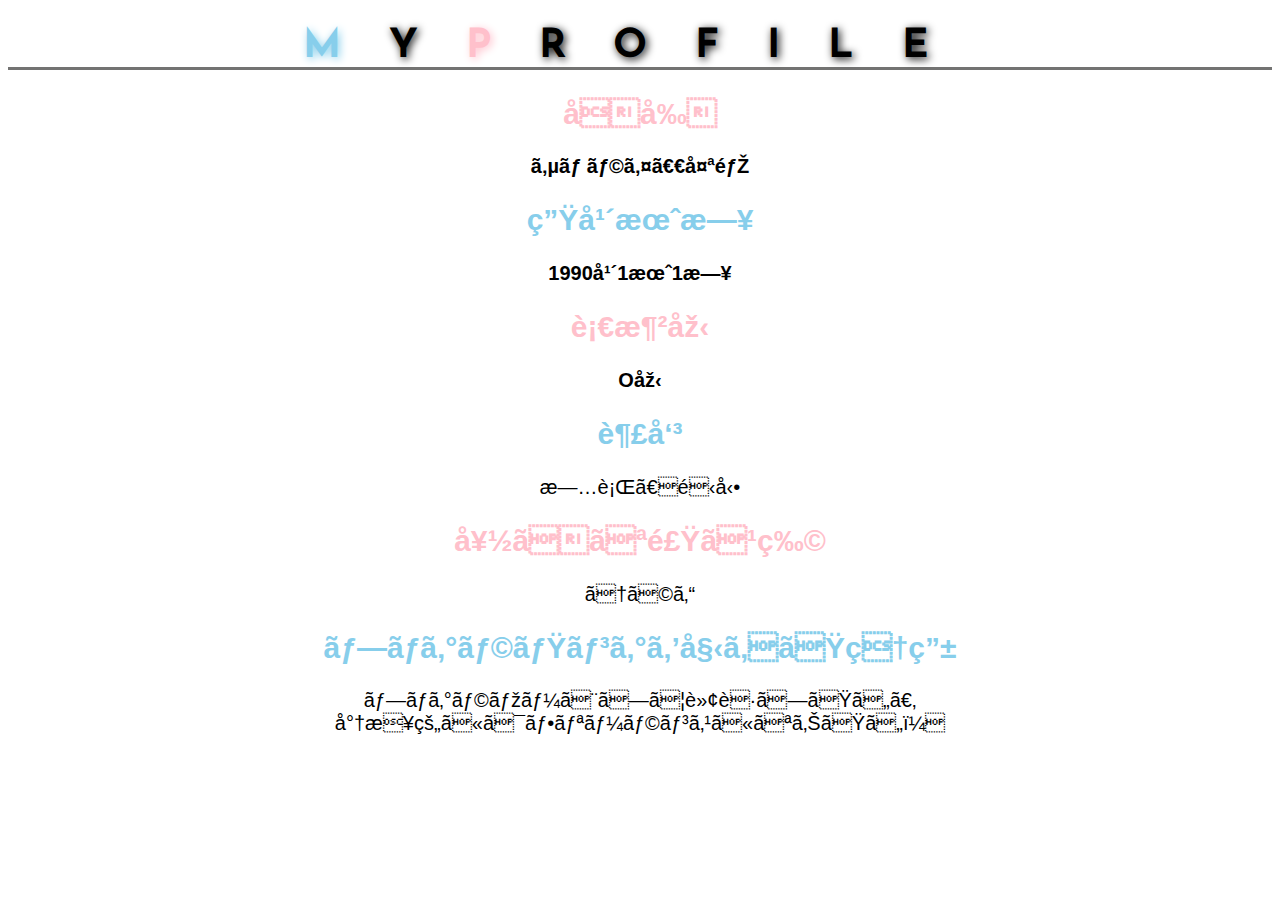
<file: kadai_014/kadai_014.html>
<!DOCTYPE html>
<html>
    <head>
        <title>14章課題</title>
        <meta name="description" content="このページは14章の課題です。">
        <meta charset="UTF=8">
        <link rel="stylesheet" href="style.css">
        <link rel="preconnect" href="https://fonts.googleapis.com">
        <link rel="preconnect" href="https://fonts.gstatic.com" crossorigin>
        <link href="https://fonts.googleapis.com/css2?family=Josefin+Sans&family=Noto+Sans+JP&family=Zen+Kaku+Gothic+New&display=swap" rel="stylesheet">
    </head>
    <body>
        <h1>  <span class="text-skyblue">M</span>Y<span class="text-pink">P</span>ROFILE</h1>
        <div id="parent">
            <h2 class="text-pink">名前</h2>
            <p>サムライ　太郎</p>
            <h2 class="text-skyblue">生年月日</h2>
            <p>1990年1月1日</p>
            <h2 class="text-pink">血液型</h2>
            <p>O型</p>
        </div>
        <h2 class="text-skyblue">趣味</h2>
        <p>旅行、運動</p>
        <h2 class="text-pink">好きな食べ物</h2>
        <p>うどん</p>
        <h2 class="text-skyblue">プログラミングを始めた理由</h2>
        <p>プログラマーとして転職したい。<br>将来的にはフリーランスになりたい！</p>
    </body>

</html>
</file>
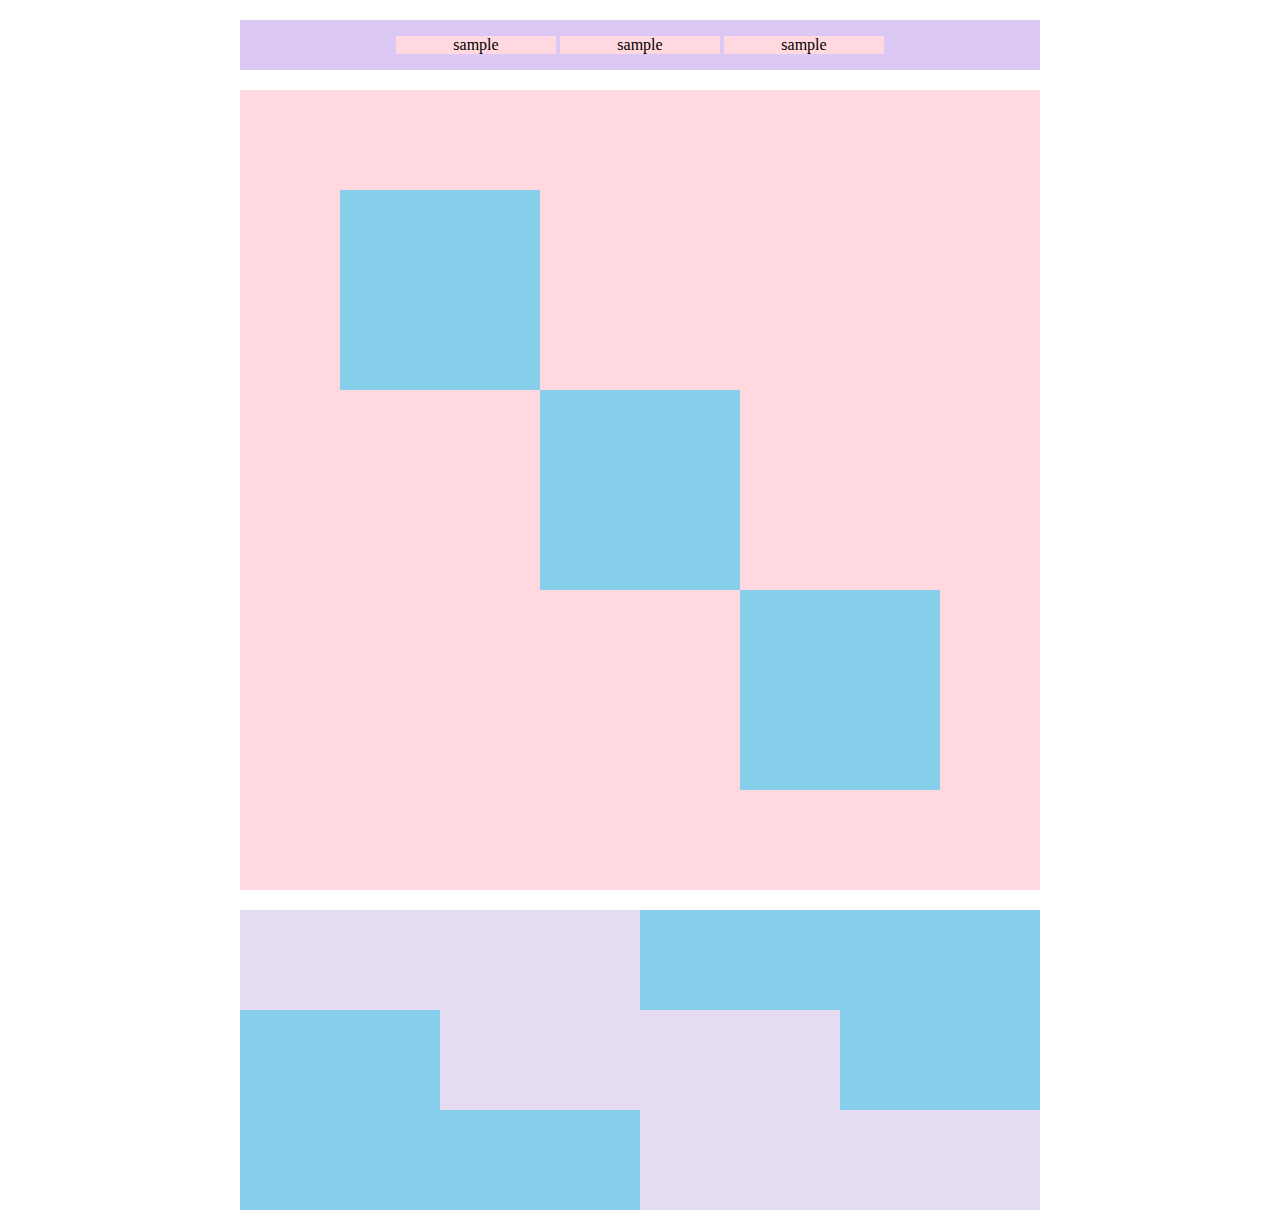
<file: kadai_018/kadai_018.html>
<!DOCTYPE html>
<html>
    <head>
        <title>18章課題</title>
        <meta name="description" content="このページは18章の課題です。">
        <meta charset="UTF-8">
        <link rel="stylesheet" href="style.css">
    </head>
    <body>
        <div id="top">
            <p class="top-child">sample</p>
            <p class="top-child">sample</p>
            <p class="top-child">sample</p>
        </div>
        <div id="middle">
            <div id="middle-child01"></div>
            <div id="middle-child02"></div>
            <div id="middle-child03"></div>
        </div>
        <div id="bottom">
            <div id="bottom-child01"></div>
            <div id="bottom-child02"></div>
            <div id="bottom-child03"></div>
        </div>
        
    </body>
</html>
</file>
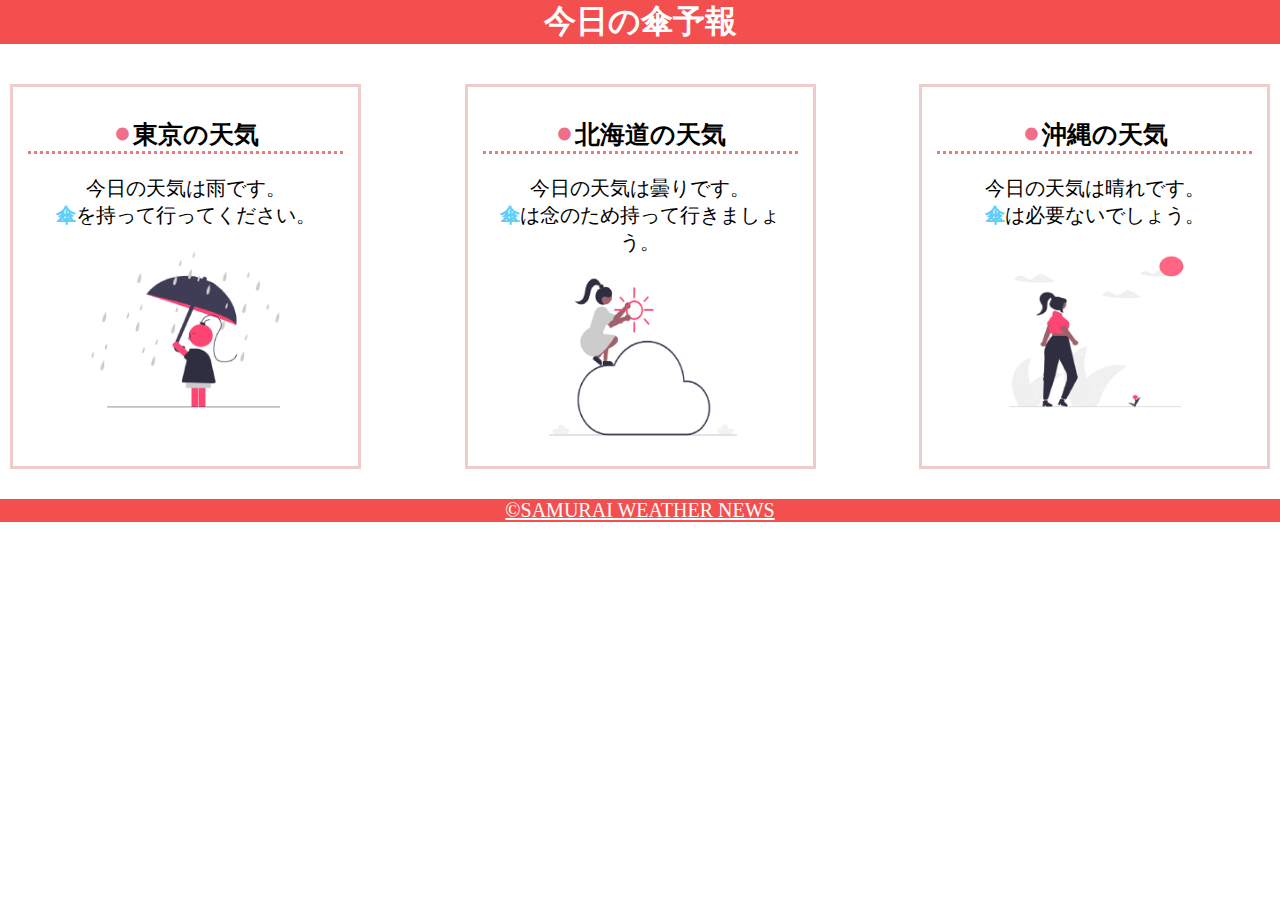
<file: kadai_022/kadai_022.html>
<!DOCTYPE html>
<html>
    <head>
        <title>22章課題</title>
        <meta name="description" content="このページは22章の課題です。">
        <meta name="UTF-8">
        <meta name="viewport" content="width=device-width, initial-scale=1.0">
        <link rel="stylesheet" href="style.css">
    </head>
    <header>
        <h1>今日の傘予報</h1>
    </header>
    <main>
        <div id="parent">
            <div class="contents">
                <h2>東京の天気</h2>
                <p>今日の天気は雨です。</p>
                <p>傘を持って行ってください。</p>
                <img src="images/rainy.png">
            </div>
            <div class="contents">
                <h2>北海道の天気</h2>
                <p>今日の天気は曇りです。</p>
                <p>傘は念のため持って行きましょう。</p>
                <img src="images/cloudy.png">
            </div>
            <div class="contents">
                <h2>沖縄の天気</h2>
                <p>今日の天気は晴れです。</p>
                <p>傘は必要ないでしょう。</p>
                <img src="images/sunny.png">
            </div>
        </div>
    </main>
    <footer>
        <a href="https://www.sejuku.net/corp/">&copy;SAMURAI WEATHER NEWS</a>
    </footer>
</html>
</file>
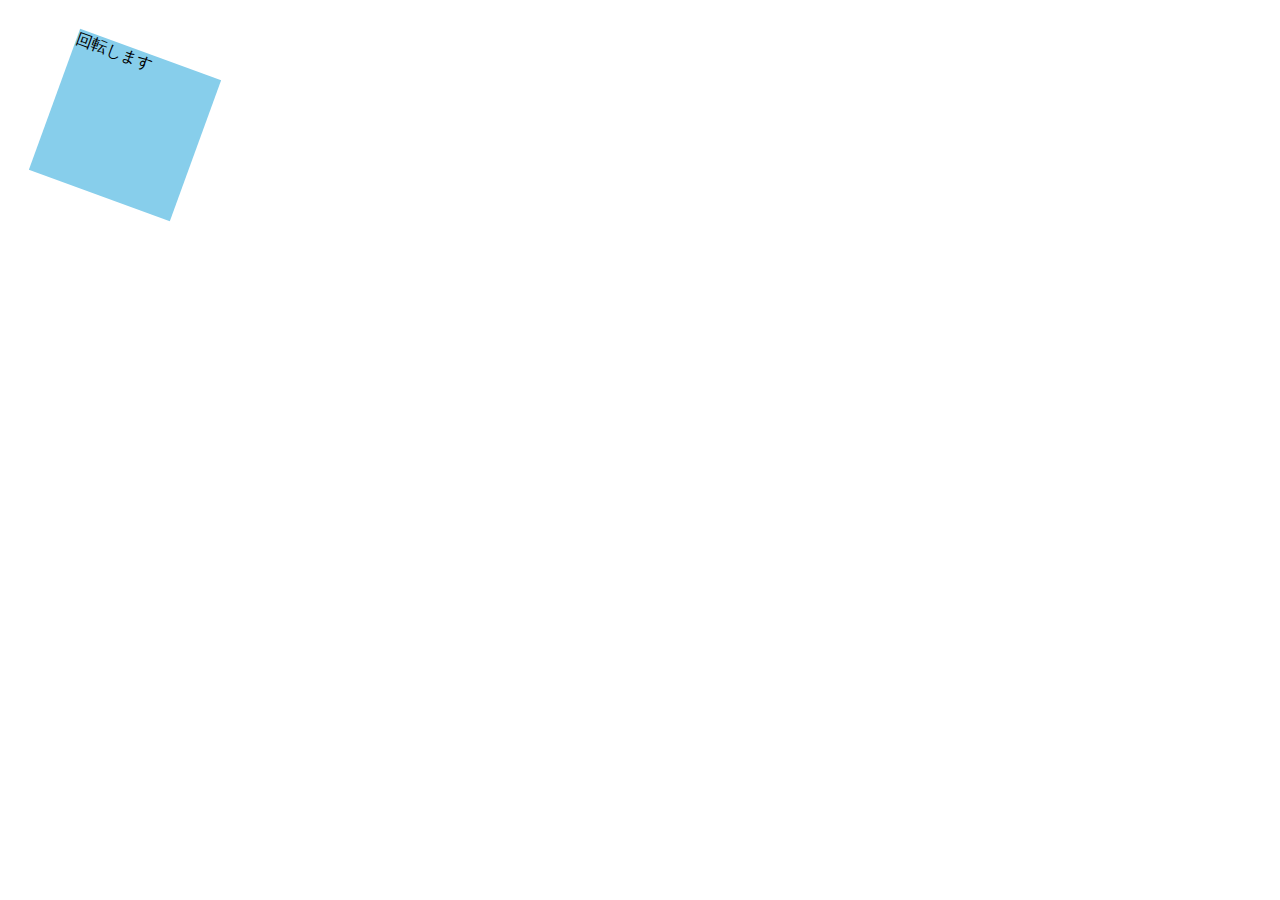
<file: kadai_mdn_css/mdn.html>
<!DOCTYPE html>
<html>

<head>
    <style>
        div {
            position: absolute;
            left: 50px;
            top: 50px;
            width: 150px;
            height: 150px;
            background-color: skyblue;
            rotate: 20deg;
        }
    </style>
</head>

<body>
    <div>
        回転します
    </div>

</body>

</html>
</file>
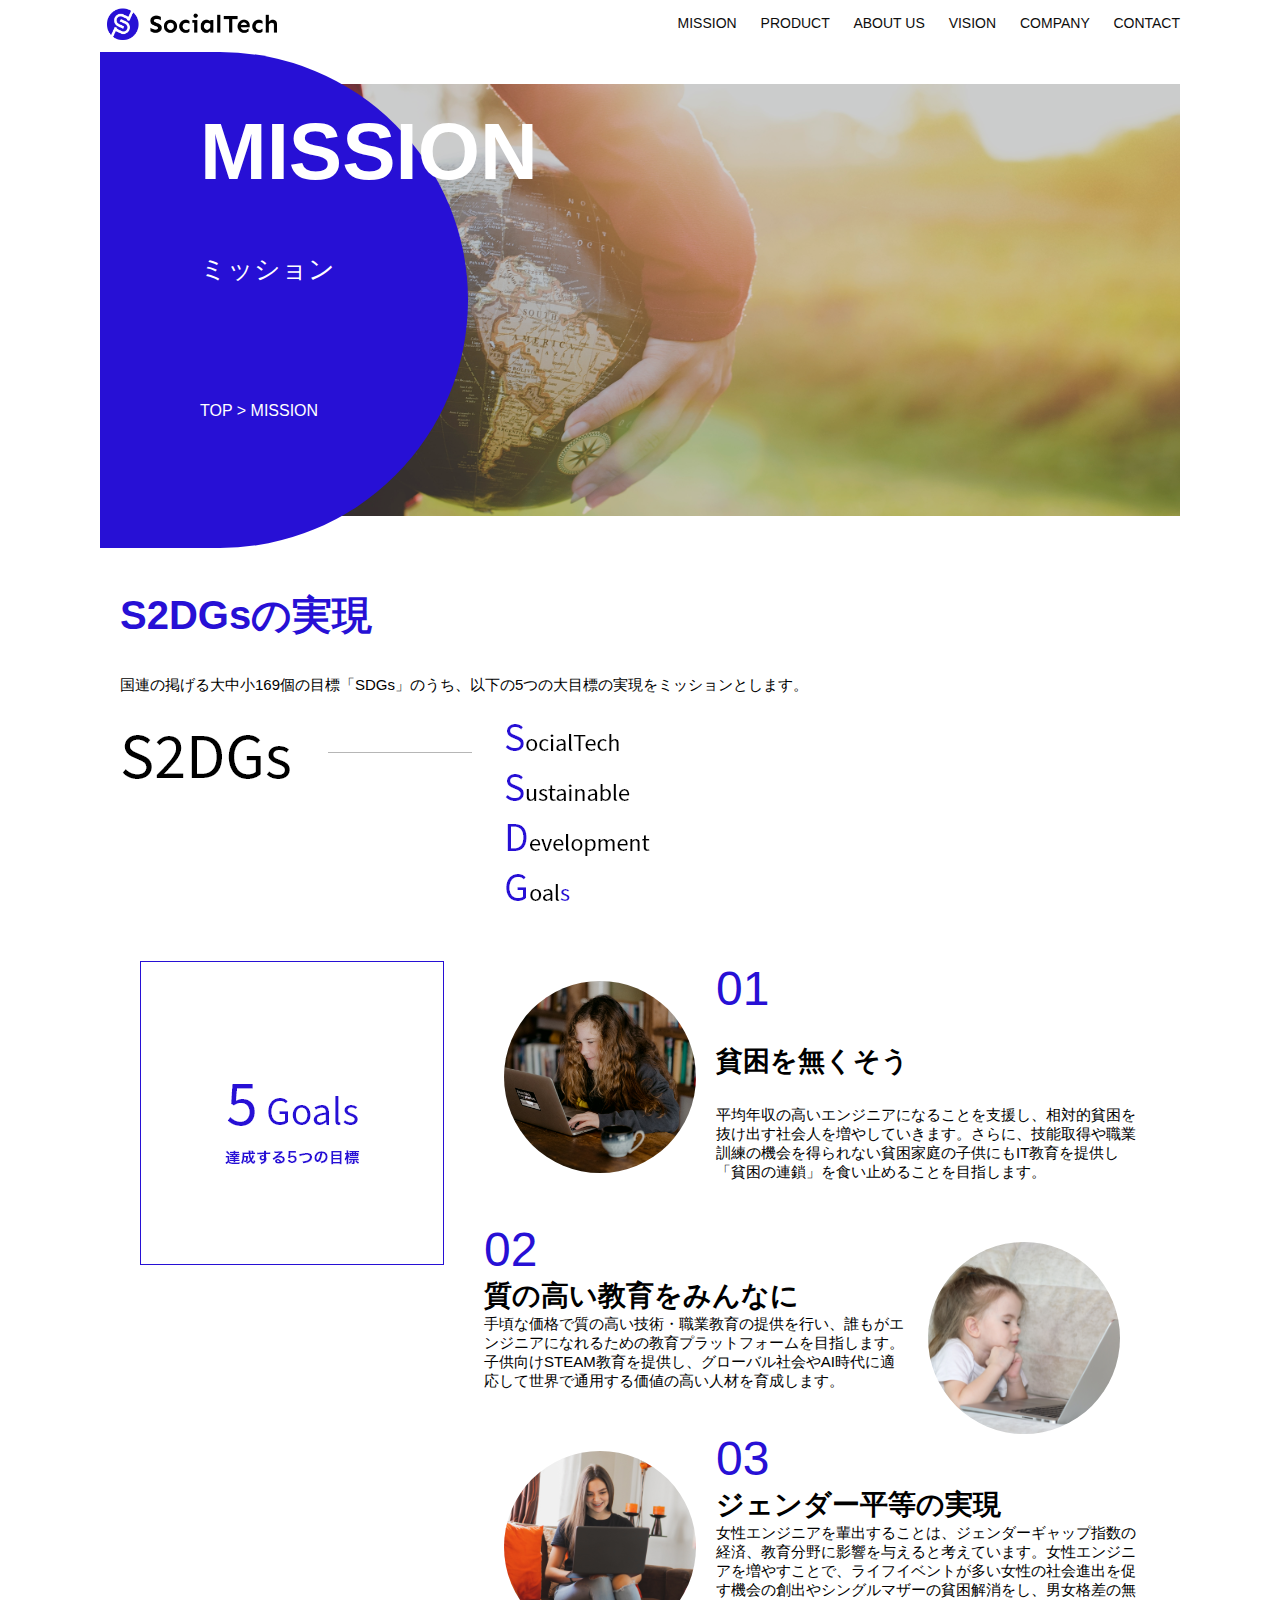
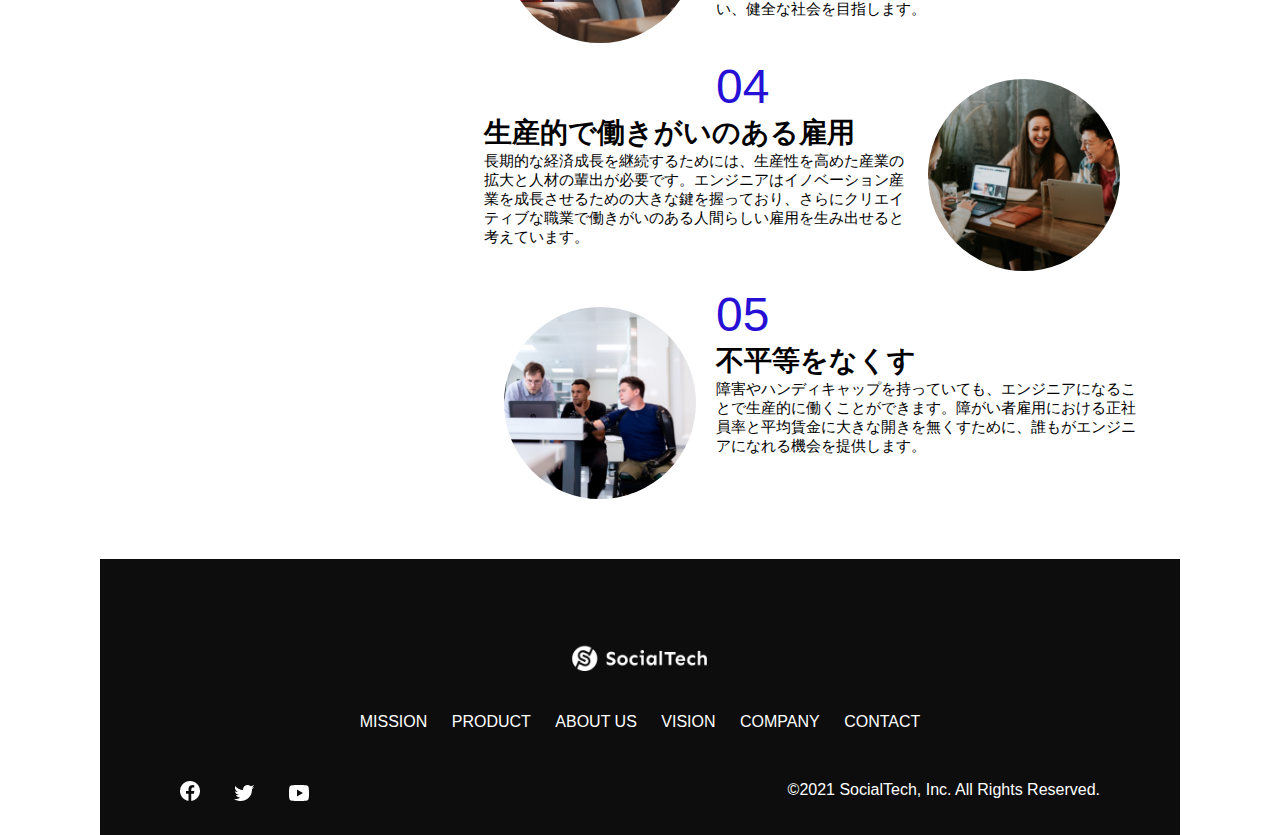
<file: kadai_tutorial_output/mission.html>
<!DOCTYPE html>
<html>

<head>
  <title>SocialTech - MISSION ミッション</title>
  <meta charset="UTF-8">
  <meta name="description" content="SocialTechが目指す5つの目標（S2DGs）を紹介します">
  <meta name="viewport" content="width=device-width, initial-scale=1.0">
  <link rel="stylesheet" href="style.css">
</head>

<body>
  <!-- 以下、header -->
  <header>
    <a href="index.html" id="logo"><img src="images/logo.png" alt="トップページに戻る"></a>
    <nav id="nav-pc">
      <a href="mission.html">MISSION</a>
      <a href="product.html">PRODUCT</a>
      <a href="index.html#aboutus">ABOUT US</a>
      <a href="index.html#vision">VISION</a>
      <a href="index.html#company">COMPANY</a>
      <a href="index.html#contact">CONTACT</a>
    </nav>
    <!-- スマホ用メニューボタン -->
    <img id="menu-sp" src="images/button-menu.png" alt="ナビゲーションを開く"
      onclick="document.getElementById('nav-sp').style.display = 'block'">
    <!-- スマホ用ナビゲーション -->
    <nav id="nav-sp">
      <img id="close" src="images/button-close.png" alt="ナビゲーションを閉じる"
        onclick="document.getElementById('nav-sp').style.display = 'none'">
      <a id="logo-sp" href="index.html" onclick="document.getElementById('nav-sp').style.display = 'none'"><img
          src="images/logo-sp.png" alt="トップページに戻る"></a>
      <a class="menu" href="mission.html" onclick="document.getElementById('nav-sp').style.display = 'none'">MISSION</a>
      <a class="menu" href="product.html" onclick="document.getElementById('nav-sp').style.display = 'none'">PRODUCT</a>
      <a class="menu" href="aboutus.html" onclick="document.getElementById('nav-sp').style.display = 'none'">ABOUT
        US</a>
      <a class="menu" href="vision.html" onclick="document.getElementById('nav-sp').style.display = 'none'">VISION</a>
      <a class="menu" href="conpany.html" onclick="document.getElementById('nav-sp').style.display = 'none'">COMPANY</a>
      <a class="menu" href="contact.html" onclick="document.getElementById('nav-sp').style.display = 'none'">CONTACT</a>
      <!-- スマホ用SNSリンク -->
      <div id="sns">
        <a href="https://www.facebook.com/sejuku2013"><img src="images/button-facebook.png" alt="ficebook"></a>
        <a href="https://twitter.com/samuraijuku"><img src="images/button-twitter.png" alt="X"></a>
        <a href="https://www.youtube.com/channel/UCCFOQO5aDK0xXam4cUQXT8g"><img src="images/button-youtube.png"
            alt="youtube"></a>
      </div>
    </nav>
  </header>


  <!-- メインビジュアル -->
  <main>
    <article>

      <section id="mission-main">
        <div id="mission-title">
          <h1>MISSION</h1>
          <span>ミッション</span>
          <div> TOP > MISSION</div>
        </div>
      </section>

      <!-- S2DGs -->
      <section id="mission-s2dgs">
        <h2 class="mission-h2">S2DGsの実現</h2>
        <p>国連の掲げる大中小169個の目標「SDGs」のうち、以下の5つの大目標の実現をミッションとします。</p>
        <img src="images/mission/mission-s2dgs.png" alt="S2DGs">
      </section>

      <!-- 5Goals -->
      <section id="mission-5goals">
        <div>
          <img id="s2dgs-image" src="images/mission/mission-5goals.png" alt="5goals">
        </div>
        <div>
          <div>
            <img class="fivegoals-image-left" src="images/mission/mission-5goals01.png" alt="PCを操作する女の子">
            <span class="fivegoals-num" >01</span>
            <h3 class="fivegoals-lefth3">貧困を無くそう</h3>
            <p class="fivegoals-p">平均年収の高いエンジニアになることを支援し、相対的貧困を抜け出す社会人を増やしていきます。さらに、技能取得や職業訓練の機会を得られない貧困家庭の子供にもIT教育を提供し「貧困の連鎖」を食い止めることを目指します。</p>
          </div>

          <div>
            <img class="fivegoals-image-right" src="images/mission/mission-5goals02.png" alt="PCを見つめる小さい女の子">
            <span class="fivegoals-num" >02</span>
            <h3 class="fivegoals-h3">質の高い教育をみんなに</h3>
            <p class="fivegoals-p">手頃な価格で質の高い技術・職業教育の提供を行い、誰もがエンジニアになれるための教育プラットフォームを目指します。子供向けSTEAM教育を提供し、グローバル社会やAI時代に適応して世界で通用する価値の高い人材を育成します。</p>
          </div>

          <div>
            <img class="fivegoals-image-left" src="images/mission/mission-5goals03.png" alt="PCを操作する女性">
            <span class="fivegoals-num" >03</span>
            <h3 class="fivegoals-h3">ジェンダー平等の実現</h3>
            <p class="fivegoals-p">女性エンジニアを輩出することは、ジェンダーギャップ指数の経済、教育分野に影響を与えると考えています。女性エンジニアを増やすことで、ライフイベントが多い女性の社会進出を促す機会の創出やシングルマザーの貧困解消をし、男女格差の無い、健全な社会を目指します。</p>
          </div>

          <div>
            <img class="fivegoals-image-right" src="images/mission/mission-5goals04.png" alt="笑顔で話し合う3人の男女">
            <span class="fivegoals-num" >04</span>
            <h3 class="fivegoals-h3">生産的で働きがいのある雇用</h3>
            <p class="fivegoals-p">長期的な経済成長を継続するためには、生産性を高めた産業の拡大と人材の輩出が必要です。エンジニアはイノベーション産業を成長させるための大きな鍵を握っており、さらにクリエイティブな職業で働きがいのある人間らしい雇用を生み出せると考えています。</p>
          </div>

          <div>
            <img class="fivegoals-image-left" src="images/mission/mission-5goals05.png" alt="障害を持つ男性が生き生きと働く様子">
            <span class="fivegoals-num" >05</span>
            <h3 class="fivegoals-h3">不平等をなくす</h3>
            <p class="fivegoals-p">障害やハンディキャップを持っていても、エンジニアになることで生産的に働くことができます。障がい者雇用における正社員率と平均賃金に大きな開きを無くすために、誰もがエンジニアになれる機会を提供します。
            </p>
          </div>
          </div>

        </div>
      </section>
    </article>
  </main>

  <!-- 以下、フッター -->
  <footer>
    <div id="footer-logo">
      <img src="images/logo-sp.png" alt="SocialTech">
    </div>
    <div id="footer-link">
      <a href="mission.html">MISSION</a>
      <a href="product.html">PRODUCT</a>
      <a href="index.html#aboutus">ABOUT US</a>
      <a href="index.html#vision">VISION</a>
      <a href="index.html#company">COMPANY</a>
      <a href="index.html#contact">CONTACT</a>
    </div>
    <div id="sns-footer">
      <a href="https://www.facebook.com/sejuku2013"><img src="images/button-facebook.png" alt="ficebook"></a>
      <a href="https://twitter.com/samuraijuku"><img src="images/button-twitter.png" alt="X"></a>
      <a href="https://www.youtube.com/channel/UCCFOQO5aDK0xXam4cUQXT8g"><img src="images/button-youtube.png"
          alt="youtube"></a>
      <span id="copyright">&copy;2021 SocialTech, Inc. All Rights Reserved.</span>
    </div>
  </footer>
</body>
</file>
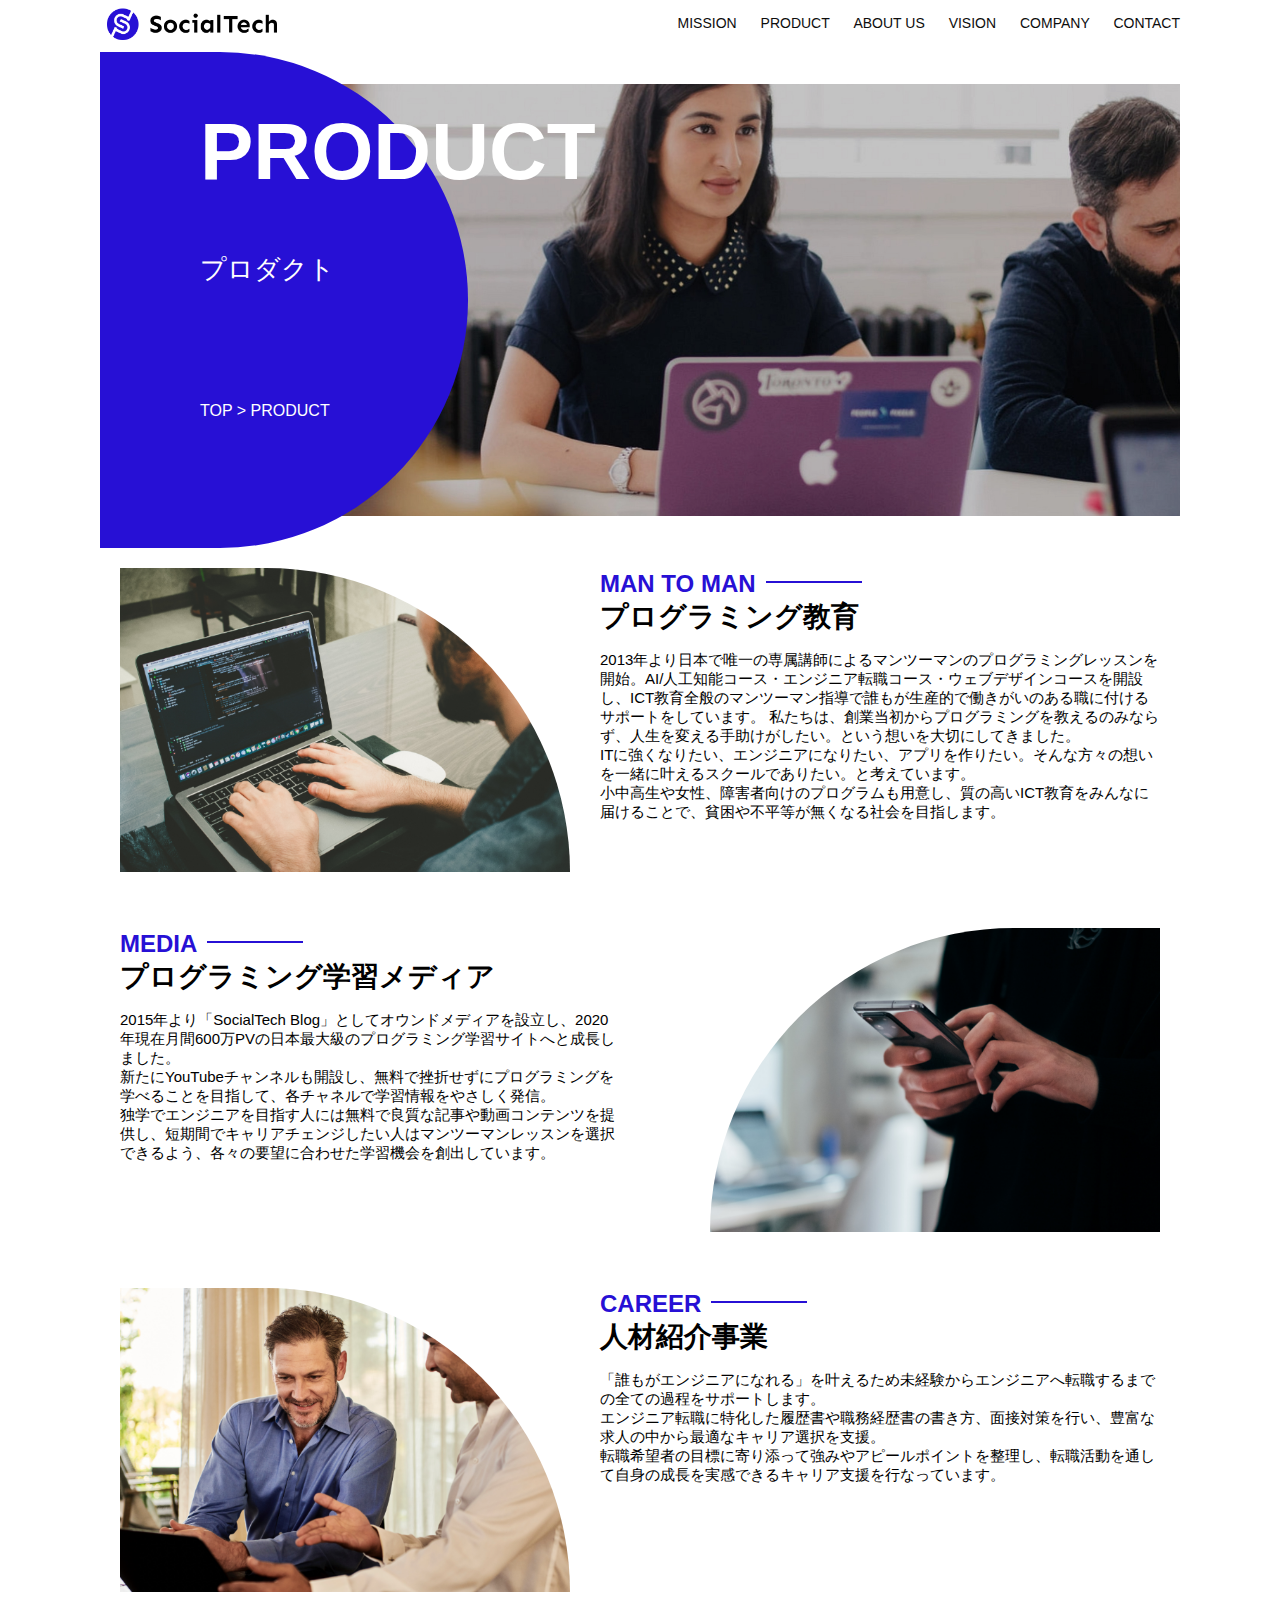
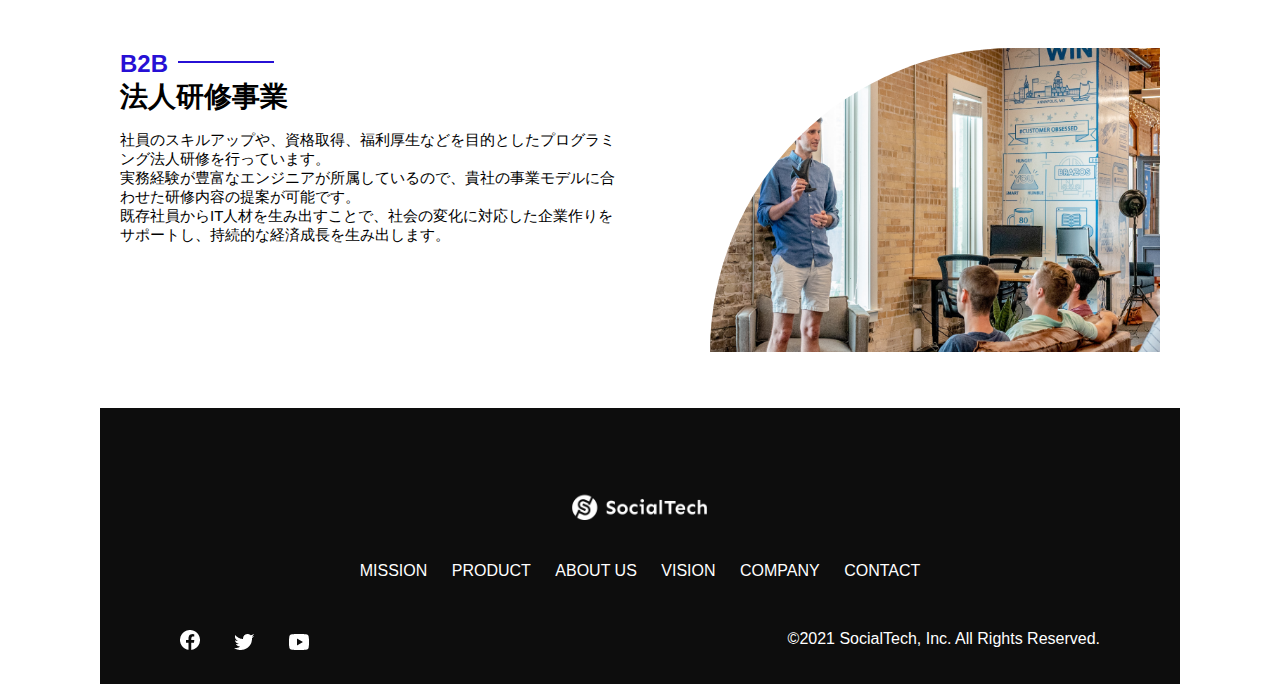
<file: kadai_tutorial_output/product.html>
<!DOCTYPE html>
<html>

<head>
  <title>SocialTech - PRODUCT プロダクト</title>
  <meta charset="UTF-8">
  <meta name="description" content="SocialTechの4つのプロダクトを紹介します">
  <meta name="viewport" content="width=device-width, initial-scale=1.0">
  <link rel="stylesheet" href="style.css">
</head>

<body>
  <!-- 以下、header -->
  <header>
    <a href="index.html" id="logo"><img src="images/logo.png" alt="トップページに戻る"></a>
    <nav id="nav-pc">
      <a href="mission.html">MISSION</a>
      <a href="product.html">PRODUCT</a>
      <a href="index.html#aboutus">ABOUT US</a>
      <a href="index.html#vision">VISION</a>
      <a href="index.html#company">COMPANY</a>
      <a href="index.html#contact">CONTACT</a>
    </nav>
    <!-- スマホ用メニューボタン -->
    <img id="menu-sp" src="images/button-menu.png" alt="ナビゲーションを開く"
      onclick="document.getElementById('nav-sp').style.display = 'block'">
    <!-- スマホ用ナビゲーション -->
    <nav id="nav-sp">
      <img id="close" src="images/button-close.png" alt="ナビゲーションを閉じる"
        onclick="document.getElementById('nav-sp').style.display = 'none'">
      <a id="logo-sp" href="index.html" onclick="document.getElementById('nav-sp').style.display = 'none'"><img
          src="images/logo-sp.png" alt="トップページに戻る"></a>
      <a class="menu" href="mission.html" onclick="document.getElementById('nav-sp').style.display = 'none'">MISSION</a>
      <a class="menu" href="product.html" onclick="document.getElementById('nav-sp').style.display = 'none'">PRODUCT</a>
      <a class="menu" href="aboutus.html" onclick="document.getElementById('nav-sp').style.display = 'none'">ABOUT
        US</a>
      <a class="menu" href="vision.html" onclick="document.getElementById('nav-sp').style.display = 'none'">VISION</a>
      <a class="menu" href="conpany.html" onclick="document.getElementById('nav-sp').style.display = 'none'">COMPANY</a>
      <a class="menu" href="contact.html" onclick="document.getElementById('nav-sp').style.display = 'none'">CONTACT</a>
      <!-- スマホ用SNSリンク -->
      <div id="sns">
        <a href="https://www.facebook.com/sejuku2013"><img src="images/button-facebook.png" alt="ficebook"></a>
        <a href="https://twitter.com/samuraijuku"><img src="images/button-twitter.png" alt="X"></a>
        <a href="https://www.youtube.com/channel/UCCFOQO5aDK0xXam4cUQXT8g"><img src="images/button-youtube.png"
            alt="youtube"></a>
      </div>
    </nav>
  </header>

  <!-- メインビジュアル -->
  <main>
    <article>

      <section id="product-main">
        <div id="product-title">
          <h1>PRODUCT</h1>
          <span>プロダクト</span>
          <div> TOP > PRODUCT</div>
        </div>
      </section>

      <section class="product-section1">
        <img src="images/product/product-mantoman.png" alt="PCを操作する男性">
        <div>
          <h2 class="product-h2">MAN TO MAN</h2>
          <h3 class="product-h3">プログラミング教育</h3>
          <p>
            2013年より日本で唯一の専属講師によるマンツーマンのプログラミングレッスンを開始。AI/人工知能コース・エンジニア転職コース・ウェブデザインコースを開設し、ICT教育全般のマンツーマン指導で誰もが生産的で働きがいのある職に付けるサポートをしています。
            私たちは、創業当初からプログラミングを教えるのみならず、人生を変える手助けがしたい。という想いを大切にしてきました。<br>ITに強くなりたい、エンジニアになりたい、アプリを作りたい。そんな方々の想いを一緒に叶えるスクールでありたい。と考えています。<br>小中高生や女性、障害者向けのプログラムも用意し、質の高いICT教育をみんなに届けることで、貧困や不平等が無くなる社会を目指します。
          </p>
        </div>
        </p>
      </section>

      <section class="product-section2">
        <div>
          <h2 class="product-h2">MEDIA</h2>
          <h3 class="product-h3">プログラミング学習メディア</h3>
          <p>
            2015年より「SocialTech
            Blog」としてオウンドメディアを設立し、2020年現在月間600万PVの日本最大級のプログラミング学習サイトへと成長しました。<br>新たにYouTubeチャンネルも開設し、無料で挫折せずにプログラミングを学べることを目指して、各チャネルで学習情報をやさしく発信。<br>独学でエンジニアを目指す人には無料で良質な記事や動画コンテンツを提供し、短期間でキャリアチェンジしたい人はマンツーマンレッスンを選択できるよう、各々の要望に合わせた学習機会を創出しています。
          </p>
        </div>
        <img src="images/product/product-media.png" alt="スマホを操作する人間">
      </section>

      <section class="product-section1">
        <img src="images/product/product-career.png" alt="話合う2人の男性">
        <div>
          <h2 class="product-h2">CAREER</h2>
          <h3 class="product-h3">人材紹介事業</h3>
          <p>
            「誰もがエンジニアになれる」を叶えるため未経験からエンジニアへ転職するまでの全ての過程をサポートします。<br>エンジニア転職に特化した履歴書や職務経歴書の書き方、面接対策を行い、豊富な求人の中から最適なキャリア選択を支援。<br>転職希望者の目標に寄り添って強みやアピールポイントを整理し、転職活動を通して自身の成長を実感できるキャリア支援を行なっています。<br>
          </p>
        </div>
      </section>

      <section class="product-section2">
        <div>
          <h2 class="product-h2">B2B</h2>
          <h3 class="product-h3">法人研修事業</h3>
          <p>
            社員のスキルアップや、資格取得、福利厚生などを目的としたプログラミング法人研修を行っています。<br>実務経験が豊富なエンジニアが所属しているので、貴社の事業モデルに合わせた研修内容の提案が可能です。<br>既存社員からIT人材を生み出すことで、社会の変化に対応した企業作りをサポートし、持続的な経済成長を生み出します。
          </p>
        </div>
        <img src="images/product/product-b2b.png" alt="前に立って話す男性">
      </section>


    </article>
  </main>

  <!-- 以下、フッター -->
  <footer>
    <div id="footer-logo">
      <img src="images/logo-sp.png" alt="SocialTech">
    </div>
    <div id="footer-link">
      <a href="mission.html">MISSION</a>
      <a href="product.html">PRODUCT</a>
      <a href="index.html#aboutus">ABOUT US</a>
      <a href="index.html#vision">VISION</a>
      <a href="index.html#company">COMPANY</a>
      <a href="index.html#contact">CONTACT</a>
    </div>
    <div id="sns-footer">
      <a href="https://www.facebook.com/sejuku2013"><img src="images/button-facebook.png" alt="ficebook"></a>
      <a href="https://twitter.com/samuraijuku"><img src="images/button-twitter.png" alt="X"></a>
      <a href="https://www.youtube.com/channel/UCCFOQO5aDK0xXam4cUQXT8g"><img src="images/button-youtube.png"
          alt="youtube"></a>
      <span id="copyright">&copy;2021 SocialTech, Inc. All Rights Reserved.</span>
    </div>
  </footer>
</body>

</html>
</file>
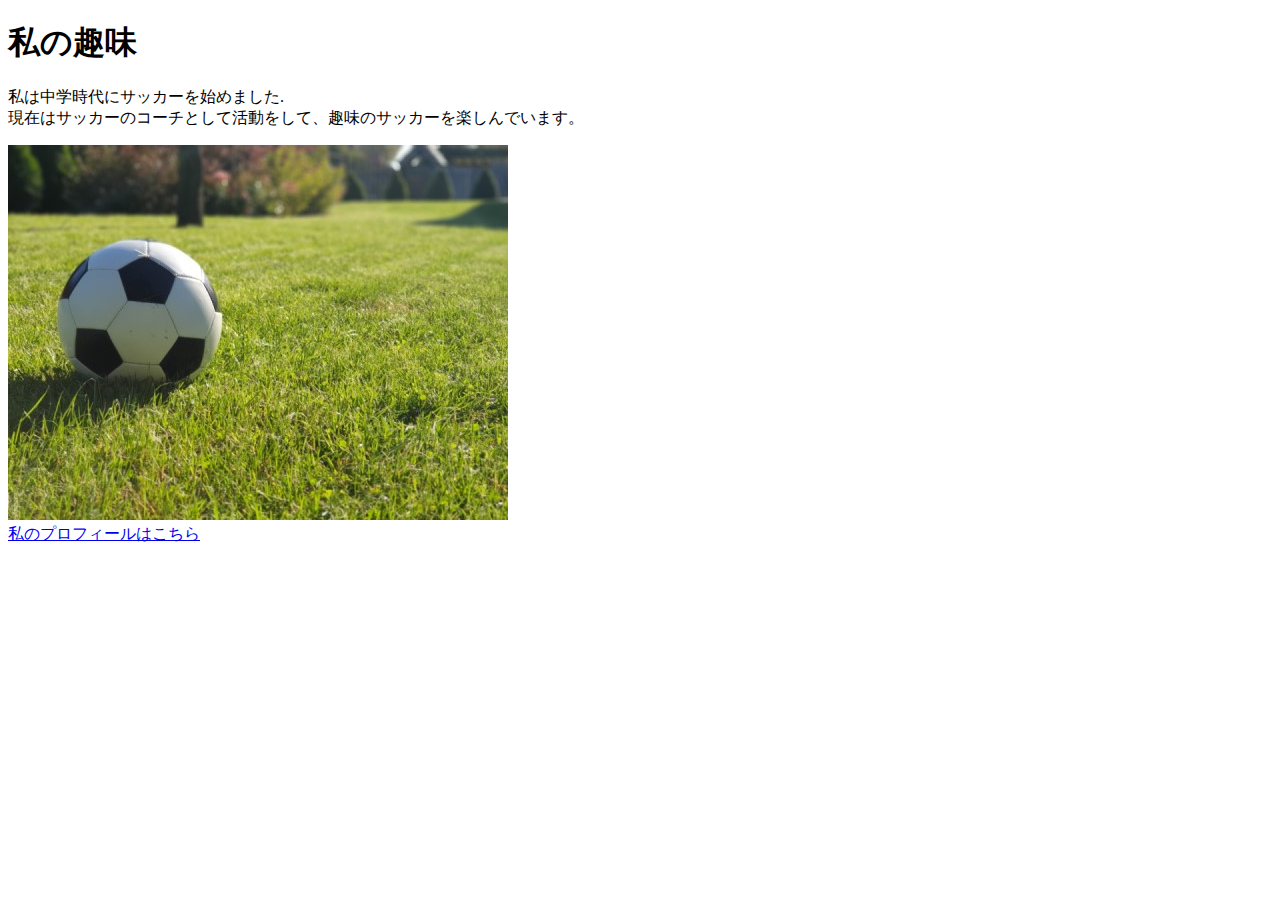
<file: kadai_005/html/kadai_005.html>
<!DOCTYPE html>
<html>
    <head>
        <title>5章課題</title>
        <meta name="description" content="このページは5章の課題です。">
        <meta charset="utf-8">
    </head>
    <body>
        <h1>私の趣味</h1>
        <p>私は中学時代にサッカーを始めました.<br>現在はサッカーのコーチとして活動をして、趣味のサッカーを楽しんでいます。</p>
        <img src="../images/sample.jpg">
        <br>
        <a href="https://twitter.com/samuraijuku">私のプロフィールはこちら</a>
    </body>
</html>
</file>
<file: kadai_013/style.css>
/* PC、スマホ共通スタイル */
body {
  font-family: "Source Sans Pro", "Hiragino Kaku Gothic ProN", Meiryo, Arial,
    sans-serif;
}

p {
  font-size: 15px;
}

#main-visual>img {
  width: 100%;
}

/*================
PC用のスタイル 
=================*/
@media screen and (min-width: 768px) {
  /* 横幅設定 */
  body {
    max-width: 1080px;
    min-width: 960px;
    margin: 0 auto 0 auto;
  }

  /* ヘッダー */
  header {
    display: flex;
    justify-content: space-between;
  }

  /* ナビゲーションのレイアウト */
  #nav-pc {
    text-align: right;
    font-size: 14px;
    padding-top: 15px;
  }

  /* ナビゲーションのリンクの装飾設定 */
  #nav-pc>a {
    text-decoration: none;
    margin-left: 20px;
  }

  #nav-pc>a:link {
    color: #0d0d0d;
  }

  #nav-pc>a:visited {
    color: #0d0d0d;
  }

  #nav-pc>a:hover {
    color: #0d0d0d;
    text-decoration: underline;
  }

  #nav-pc>a:active {
    color: #0d0d0d;
  }

  #nav-sp {
    display: none;
  }

  #menu-sp {
    display: none;
  }
}

/*================
SP用のスタイル 
=================*/
@media screen and (max-width: 767px) {
  /* 横幅設定 */
  body {
    min-width: 375px;
    margin: 0;
  }

  #nav-pc { 
    display: none;
  }

  #menu-sp {
    float: right;
    padding: 0;
  }

  #nav-sp {
    background-color: #ce933e;
    position: absolute;
    left: 0;
    top: 0;
    height: 100%;
    width: 100%;
    display: none;
    z-index: 100;
  }

  #close {
    position: absolute;
    top: 20px;
    right: 20px;
  }

  #logo-sp {
    margin: 80px 0 30px 20px ;
  }

  #nav-sp > a {
    display: block;
  }

  #nav-sp > a:link {
    color: #ffffff;
  }

  #nav-sp > a:visited {
    color: #ffffff;
  }

  #nav-sp > a:active {
    color: #ffffff;
  }

  #nav-sp > a:hover {
    color: #ffffff;
    text-decoration: underline;
  }

  #nav-sp > .menu {
    text-decoration: none;
    display: block;
    margin: 0 20px;
    height: 44px;
    font-size: 16px;
    background-image: url(images/arrow.png); 
    background-repeat: no-repeat;
    background-position: right top;
  }

}
</file>
<file: kadai_tutorial_output/style.css>
body {
  font-family: "Source Sans Pro", "Hiragino Kaku Gothic ProN", Meiryo, Arial, sans-serif;
}

p {
  font-size: 15px;
}

/* 以下、PC style */
/* 画面幅が768px以上のとき */
@media screen and (min-width: 768px) {
  /* PC用のスタイルを指定する */

  body {
    max-width: 1080px;
    min-width: 960px;
    margin: 0 auto 0 auto;
  }

  /* 以下、header */
  header {
    display: flex;
    justify-content: space-between;
  }

  #nav-pc {
    font-size: 14px;
    padding-top: 15px;
  }

  #nav-pc>a {
    text-decoration: none;
    margin-left: 20px;
  }

  #nav-pc>a:link {
    color: #0d0d0d;
  }

  #nav-pc>a:visited {
    color: #0d0d0d;
  }

  #nav-pc>a:hover {
    color: #0d0d0d;
    text-decoration: underline;
  }

  #nav-pc>a:active {
    color: #0d0d0d;
  }

  /* スマホ用ナビ非表示 */
  #nav-sp,
  #menu-sp {
    display: none;
  }

  /* 以下、メインビジュアル*/
  #main-visual {
    position: relative;
    height: 400px;
  }

  #main-message {
    position: absolute;
    top: 0;
    left: 0;
    background-color: #2710d5;
    color: #ffffff;
    border-radius: 0 0 476px 0;
    height: 100%;
    width: 100%;
    max-width: 620px;
    z-index: 11;
  }

  #main-message>h1 {
    font-size: 60px;
    margin: 100px 0 10px 45px;
  }

  #main-message>p {
    font-size: 28px;
    margin: 10px 0 10px 55px;

  }

  #main-visual>img {
    max-width: 620px;
    border-radius: 476px 0 0 0;
    position: absolute;
    top: 0;
    right: 0;
    z-index: 10;
  }

  /* 以下、MISSION見出し */
  h2 {
    margin-top: 40px;
  }

  h2::after {
    content: url("images/line.png");
    margin-left: 10px;
  }

  h3 {
    font-size: 27px;
  }

  /* ミッション */
  #mission {
    margin: 80px auto;
    width: 100%;
  }

  #mission-flex {
    width: 100%;
    display: flex;
  }

  #mission-flex>div {
    width: 50%;
    margin: 20px;
  }

  #mission-photo {
    width: 100%;
  }

  #s2dgs {
    margin-top: 50px;
    width: 100%;
  }

  /* product */
  #product {
    background-color: #fafafa;
    margin: 80px 0px;
    padding: 10px 40px 0px 40px;
  }

  #product>div {
    margin-top: 40px;
    display: flex;
  }

  #product-left {
    width: 50%;
    margin-right: 20px;
  }

  #product-right {
    width: 50%;
    margin: 80px 0px 0px 20px;
  }

  #product-left>div {
    position: relative;
    height: 480px;
    margin-right: 20px;
  }

  #product-right>div {
    position: relative;
    height: 480px;
    margin-left: 20px;
  }

  .product-photo {
    width: 100%;
  }

  /* プロダクト全体 */
  .product-explain {
    background-color: #ffffff;
    position: absolute;
    left: 0px;
    top: 280px;
    margin: 0px 40px;
    padding: 20px;
    box-shadow: 5px 5px 10px rgba(0, 0, 0, 0.05);
  }

  /* プロダクト見出し（英語） */
  .product-explain>span {
    color: #2710d5;
    font-weight: bold;
    font-size: 16px;
    margin: 0;
  }

  /* プロダクト見出し（和文） */
  .product-explain>h3 {
    font-size: 20px;
    margin: 5px 0;
  }

  /* 説明文 */
  .product-explain>p {
    font-size: 14px;
    margin: 0;
  }

  /* ボタン */
  #product-more {
    margin: 0 auto -42px auto;
  }

  /* about us*/
  #aboutus {
    margin: 80px auto;
  }

  #aboutus>div {
    display: flex;
  }

  /* 画像1 */
  .culture-img {
    width: 100%;
    align-self: flex-start;
  }

  /* 画像２ */
  .culture-img2 {
    margin-top: 50px;
    width: 100%;
  }

  /* 表全体 */
  .culture-table {
    margin-right: 50px;
  }

  /* 表番号 */
  .culture-num {
    font-size: 80px;
    color: #2710d5;
    margin-right: 20px;
  }

  /* 英語見出し */
  .culture-en {
    color: #2710d5;
    font-weight: bold;
    font-size: 24px;
    display: block;
  }

  /* 日本語見出し */
  .culture-jp {
    font-size: 28px;
    font-weight: bold;
  }

  /* 説明文 */
  .culture-description {
    margin: 0;
  }

  /* VISION */
  #vision {
    margin: 80px auto;
  }

  #vision>div {
    width: 100%;
    display: flex;
    justify-content: space-between;
    flex-wrap: wrap;
  }

  .vision-box {
    width: 300px;
    height: 300px;
    margin-bottom: 30px;
    position: relative;
  }

  /* 画像 */
  .vision-box>img {
    width: 100%;
    height: auto;
    position: absolute;
    top: 0;
    left: 0;
    z-index: 30;
  }

  /* 見出しと説明文 */
  .vision-box>span {
    position: absolute;
    top: 0;
    left: 0;
    z-index: 31;
    margin-right: 20px;
  }

  /* 見出し（英語） */
  .vision-box>span>h4 {
    color: #2710d5;
    font-size: 19px;
    margin-top: 80px;
  }

  .vision-box>span>h4::first-letter {
    font-size: 40px;
  }

  /* 見出し（日本語） */
  .vision-box>span>h5 {
    font-size: 20px;
    margin: 0;
  }

  /* 説明文 */
  .vision-box>span>p {
    margin-top: 10px;
  }

  /* 企業事例 */
  .cases-company {
    display: flex;
    width: 100%;
    margin: 40px auto;
  }

  .case-card {
    width: 33%;
    margin: 20px;
    background-color: #ffffff;
    min-height: 400px;
    box-shadow: 5px 5px 15px rgba(0, 0, 0, 0.2);
  }

  .case-img {
    width: 100%;
  }

  .case-info {
    padding: 10px 20px;
  }

  .case-name {
    color: #2710d5;
    font-size: 19px;
  }

  .case-content {
    font-size: 14px;
  }

  /* company */
  #company {
    margin: 80px auto;
  }

  /* 表全体 */
  #company-table {
    width: 100%;
  }

  .tableheader {
    text-align: left;
    padding: 20px;
    border-bottom-color: #2710d5;
    border-bottom-width: 1px;
    border-bottom-style: solid;
    width: 100px;
  }

  .tableheader-first {
    border-top-color: #2710d5;
    border-top-width: 1px;
    border-top-style: solid;
    text-align: left;
    padding: 20px;
    border-bottom-color: #2710d5;
    border-bottom-width: 1px;
    border-bottom-style: solid;
    width: 100px;
  }

  .cell {
    padding: 30px;
    border-bottom-color: #ececec;
    border-bottom-width: 1px;
    border-bottom-style: solid;
  }

  .cell-first {
    padding: 30px;
    border-bottom-color: #ececec;
    border-bottom-width: 1px;
    border-bottom-style: solid;
    border-top-color: #ececec;
    border-top-width: 1px;
    border-top-style: solid;
  }

  #company>iframe {
    width: 100%;
    height: 368px;
    margin-top: 40px;
  }

  /* contact */
  #contact {
    margin: 80px auto;
  }

  #contact>form>div {
    display: flex;
    flex-direction: row;
    flex-wrap: wrap;
    padding-bottom: 30px;
  }

  .contact-heading {
    width: 240px;
    align-self: center;
  }

  .contact-label {
    font-weight: bold;
  }

  .contact-span {
    color: #ce2222;
    margin-left: 20px;
    font-weight: bold;
  }

  .contact-textbox {
    border-top: 0;
    border-left: 0;
    border-right: 0;
    border-bottom-width: 1px;
    border-bottom-color: #707070;
    border-bottom-style: solid;
    background-color: #fafafa;
    width: 400px;
    height: 56px;
  }

  .contact-textarea {
    border-top: 0;
    border-left: 0;
    border-right: 0;
    border-bottom-width: 1px;
    border-bottom-color: #707070;
    border-bottom-style: solid;
    background-color: #fafafa;
    width: 400px;
    height: 200px;
  }

  details {
    width: 700px;
  }

  details>div {
    background-color: #fafafa;
    padding: 20px;
  }

  details>div>span {
    font-weight: bold;
  }

  /* footer */
  footer {
    background-color: #0d0d0d;
    text-align: center;
    padding: 80px 80px 30px 80px;
  }

  #footer-logo {
    margin-bottom: 30px;
  }

  #footer-link {
    margin-bottom: 50px;
  }

  #footer-link>a {
    text-decoration: none;
    margin: 10px;
  }

  #footer-link>a:link {
    color: #ffffff;
  }

  #footer-link>a:visited {
    color: #ffffff;
  }

  #footer-link>a:hover {
    color: #ffffff;
    text-decoration: underline;
  }

  #footer-link>a:active {
    color: #ffffff;
  }

  #sns-footer {
    text-align: left;
    width: 100%;
  }

  #sns-footer>a {
    margin-right: 30px;
  }

  #copyright {
    color: #ffffff;
    float: right;
  }

  /* 以下、mission.html用PCスタイルy */
  /* ミッションメインビジュアル */
  #mission-main {
    height: 496px;
    width: 100%;
    background-image: url(images/mission/mission-main.png);
    background-repeat: no-repeat;
    background-position-y: center;
  }

  #mission-title {
    background-color: #2710d5;
    width: 368px;
    color: #ffffff;
    height: 496px;
    border-radius: 0 248px 248px 0;
    position: relative;
  }

  #mission-title>h1 {
    position: absolute;
    top: 0;
    left: 100px;
    font-size: 80px;
  }

  #mission-title>span {
    position: absolute;
    top: 200px;
    left: 100px;
    font-size: 26px;
  }

  #mission-title>div {
    position: absolute;
    top: 350px;
    left: 100px;
    font-size: 16px;
  }

  #mission-s2dgs {
    width: 100%;
    margin: 20px;
  }

  .mission-h2 {
    color: #2710d5;
    font-size: 40px;
  }

  .mission-h2::after {
    content: none;
  }


  /* 以下、misson-5goals */
  #mission-5goals {
    margin: 20px;
    display: flex;
  }

  #mission-5goals>div {
    flex-grow: 1;
    padding: 20px;
  }

  #mission-5goals>div>div {
    margin-bottom: 40px;
  }

  .fivegoals-image-right {
    float: right;
    margin: 20px;
  }

  .fivegoals-image-left {
    float: left;
    margin: 20px;
  }

  .fivegoals-num {
    color: #2710d5;
    font-size: 48px;
    margin: 0;
  }

  .fivegoals-h3 {
    font-size: 28px;
    margin: 0;
  }

  .fivegoals-p {
    margin: 0;
  }

  /* 以下、product.html用PCスタイルy */
  /* プロダクトメインビジュアル */
  #product-main {
    height: 496px;
    width: 100%;
    background-image: url(images/product/product-main.png);
    background-repeat: no-repeat;
    background-position-y: center;
  }

  #product-title {
    background-color: #2710d5;
    color: #ffffff;
    border-radius: 0 248px 248px 0;
    width: 368px;
    height: 496px;
    position: relative;
  }

  #product-title>h1 {
    font-size: 80px;
    position: absolute;
    top: 0;
    left: 100px;
  }

  #product-title>span {
    font-size: 26px;
    position: absolute;
    top: 200px;
    left: 100px;
  }

  #product-title>div {
    font-size: 16px;
    position: absolute;
    top: 350px;
    left: 100px;
  }

  /* 以下、プロダクトメインコンテンツ */
   /* 画像が左側のsection */
  .product-section1 {
    position: relative;
    margin: 20px;
    height: 340px;
  }

  .product-section1>img {
    position: absolute;
    top: 0;
    left: 0;
    width: 450px;
    margin: 0 40px 30px 0;
    border-radius: 0 432px 0 0;
  }

  .product-section1>div {
    position: absolute;
    top: 0;
    left: 480px;
  }

  /* 画像が右側のsection */
  .product-section2 {
    position: relative;
    margin: 20px;
    height: 340px;
  }

  .product-section2>img {
    position: absolute;
    top: 0;
    right: 0;
    width: 450px;
    margin: 0 0 30px 40px;
    border-radius: 432px 0 0 0;
  }

  .product-section2>div {
    position: absolute;
    top: 0;
    left: 0;
    width: 500px;
  }

  .product-h2 {
    color: #2710d5;
    font-size: 24px;
    margin: 0;
  }  

  .product-h3 {
    font-size: 28px;
    margin: 0;
  }

}

/* 以下、スマホ用スタイル */
/* 画面幅が768px以下のとき */
@media screen and (max-width: 767px) {

  /* スマホ用のスタイルを指定する */
  body {
    min-width: 375px;
    margin: 0;
  }

  /* pc用ナビゲーション非表示 */
  #nav-pc {
    display: none;
  }

  /* ハンバーガーメニュー */
  #menu-sp {
    float: right;
    padding: 0;
  }

  /* スマホ用ナビゲーションの表示切り替え */
  /* 初期状態、レイアウトと非表示設定 */
  #nav-sp {
    background-color: #2710d5;
    position: absolute;
    top: 0;
    left: 0;
    width: 100%;
    height: 100%;
    display: none;
    z-index: 100;
  }

  /* ×ボタン */
  #close {
    position: absolute;
    top: 20px;
    right: 20px;
  }

  /* ナビゲーションメニュー用ロゴ */
  #logo-sp {
    margin: 80px 0px 30px 20px;
  }

  /* リンク */
  #nav-sp>a {
    display: block;
  }

  #nav-sp>a:link {
    color: #ffffff;
  }

  #nav-sp>a:visited {
    color: #ffffff;
  }

  #nav-sp>a:hover {
    color: #ffffff;
    text-decoration: underline;
  }

  #nav-sp>a:active {
    color: #ffffff;
  }

  #nav-sp>.menu {
    text-decoration: none;
    display: block;
    margin: 0 20px;
    height: 44px;
    font-size: 16px;
    background-image: url("images/arrow.png");
    background-repeat: no-repeat;
    background-position: right top;
  }

  #sns {
    position: absolute;
    bottom: 20px;
    left: 20px;
  }

  #sns>a {
    margin-right: 30px;
  }

  /* スマホ用メインビジュアル */
  #main-visual {
    position: relative;
    height: 470px;
    width: 100%;
    overflow: hidden;
  }

  #main-visual>div {
    position: absolute;
    top: 0;
    left: 0;
    background-color: #2710d5;
    color: white;
    border-radius: 0 0 476px 0;
    text-align: center;
    height: 280px;
    width: 100%;
    z-index: 11;
  }

  #main-visual>div>h1 {
    font-size: 28px;
    margin: 90px 0 0 0;
  }

  #main-visual>div>p {
    margin: 0;
  }

  #main-visual>img {
    width: 100%;
    border-radius: 476px 0 0 0;
    z-index: 10;
    position: absolute;
    bottom: 0;
    right: 0;
  }

  /* 見出し */
  h2::after {
    content: url(images/line.png);
    margin: 0 0 0 10px;
  }

  h3 {
    font-size: 24px;
    margin: 10px 0 0 0;
  }

  /* ミッション */
  #mission {
    margin: 20px;
  }

  #mission-photo,
  #s2dgs {
    width: 100%;
  }

  /* プロダクト */
  #product {
    background-color: #fafafa;
    padding-top: 10px;
  }

  #product h2 {
    margin-left: 20px;
  }

  /* 左右のカラム、スマホ用横並び */
  #product-left,
  #product-right {
    margin: 0 20px;
  }

  /* コンテンツ */
  #product-left>div,
  #product-right>div {
    position: relative;
    height: 540px;
  }

  /* 説明文枠 */
  .product-explain {
    background-color: #ffffff;
    position: absolute;
    left: 0;
    bottom: 50px;
    padding: 20px;
    box-shadow: 5px 5px 10px rgba(0, 0, 0, 0.05);
  }

  .product-explain>span {
    color: #2710d5;
    font-weight: bold;
    font-size: 16px;
    margin: 0;
  }

  .product-explain>h3 {
    margin: 10px 0;
  }

  .product-photo {
    width: 100%;
  }

  #product-more>img {
    margin-bottom: -42px;
    margin-left: 20px;
  }

  /* 以下about us */
  #aboutus {
    margin: 80px 20px;
  }

  #aboutus>div {
    display: flex;
    flex-direction: column;
  }

  .culture-table {
    width: 100%;
    padding: 20px;
    order: 2;
  }

  .culture-img {
    width: 100%;
    order: 1;
  }

  .culture-img2 {
    width: 100%;
  }

  .culture-num {
    font-size: 80px;
    color: #2710d5;
  }

  .culture-en {
    color: #2710d5;
    font-weight: bold;
    font-size: 24px;
    display: block;
  }

  .culture-jp {
    display: block;
  }

  .culture-description {
    margin: 0;
  }

  /* 以下、vision */
  #vision {
    margin: 80px 20px;
  }

  .vision-box {
    height: 300px;
    width: 300px;
    margin: 30px;
    position: relative;
  }

  .vision-box>img {
    width: 100%;
    height: auto;
    position: absolute;
    top: 0;
    left: 0;
    z-index: 30;
  }

  .vision-box>span {
    position: absolute;
    top: 0;
    left: 0;
    z-index: 31;
    margin-right: 20px;
  }

  .vision-box>span>h4 {
    color: #2710d5;
    font-size: 19px;
    margin-top: 60px;
  }

  .vision-box>span>h5 {
    font-size: 20px;
    margin: 0;
  }

  .vision-box>span>p {
    margin-top: 10px;
  }

  /* 以下、company */
  #company {
    margin: 0 20px;
  }

  #company>h3 {
    margin-bottom: 20px;
  }

  #company>table {
    width: 100%;
  }

  .tableheader-first {
    text-align: left;
    padding: 20px;
    border-bottom-color: #2710d5;
    border-bottom-width: 1px;
    border-bottom-style: solid;
    border-top-color: #2710d5;
    border-top-width: 1px;
    border-top-style: solid;
    width: 50px;
  }

  .tableheader {
    text-align: left;
    padding: 20px;
    border-bottom-color: #2710d5;
    border-bottom-width: 1px;
    border-bottom-style: solid;
  }

  .cell {
    padding: 20px;
    border-bottom-color: #ececec;
    border-bottom-width: 1px;
    border-bottom-style: solid;
  }

  .cell-first {
    padding: 20px;
    border-bottom-color: #ececec;
    border-bottom-width: 1px;
    border-bottom-style: solid;
    border-top-color: #ececec;
    border-top-width: 1px;
    border-top-style: solid;
  }

  #company>iframe {
    width: 100%;
    height: 240px;
    margin-top: 40px;
  }

  /* 以下、contact */
  #contact {
    margin: 80px 20px;
  }

  #contact>h3 {
    margin-bottom: 20px;
  }

  #contact>form>div {
    margin-bottom: 20px;
  }

  .contact-heading {
    margin-bottom: 20px;
  }

  .contact-label {
    font-weight: bold;
  }

  .contact-span {
    color: #ce2222;
    margin-left: 20px;
    font-weight: bold;
  }

  .contact-textbox {
    height: 56px;
    border-top: 0;
    border-left: 0;
    border-right: 0;
    background-color: #fafafa;
    border-bottom-color: #707070;
    border-bottom-width: 1px;
    border-bottom-style: solid;
    min-width: 300px;
    width: 100%;
  }

  .contact-textarea {
    height: 150px;
    border-top: 0;
    border-left: 0;
    border-right: 0;
    background-color: #fafafa;
    width: 100%;
  }

  .radiobutton {
    margin-bottom: 20px;
  }

  .radiobutton+label::after {
    content: "\A";
    white-space: pre;
  }

  /* 以下、footer */
  footer {
    background-color: #0d0d0d;
    padding: 30px 20px 50px 20px;
  }

  #footer-logo {
    margin-bottom: 30px;
  }

  #footer-link {
    margin-bottom: 50px;
  }

  #footer-link>a {
    text-decoration: none;
    margin: 0 20px 30px 0;
    display: block;
    background-image: url(images/arrow.png);
    background-repeat: no-repeat;
    background-position: right top;
  }

  a:link {
    color: #ffffff;
  }

  a:visited {
    color: #ffffff;
  }

  a:hover {
    color: #ffffff;
    text-decoration: underline;
  }

  a:active {
    color: #ffffff;
  }

  #sns-footer>a {
    margin-right: 30px;
  }

  #copyright {
    font-size: 12px;
    display: block;
    margin-top: 30px;
    color: #ffffff;
  }

  /* 以下、スマホ用　missionページcss */
  #mission-main {
    height: 256px;
    width: 100%;
    background-image: url(images/mission/mission-main.png);
    background-repeat: no-repeat;
    background-position-y: center;
    background-size: auto 208px;
  }

  #mission-title {
    background-color: #2710d5;
    width: 136px;
    color: #ffffff;
    height: 256px;
    border-radius: 0 248px 248px 0;
    position: relative;
  }

  #mission-title>h1 {
    position: absolute;
    top: 0px;
    left: 20px;
    font-size: 40px;
  }

  #mission-title>span {
    position: absolute;
    top: 110px;
    left: 20px;
    font-size: 13px;
  }

  #mission-title>div {
    position: absolute;
    top: 180px;
    left: 20px;
    font-size: 18px;
  }

  /* mission S2dgs */
  #mission-s2dgs {
    margin: 20px;
  }

  .mission-h2 {
    color: #2710d5;
    font-size: 38px;
    margin: 0;
  }

  .mission-h2::after {
    content: none;
  }

  #mission-s2dgs>img {
    width: 100%;
  }

  /* ミッション5goals */
  #mission-5goals {
    margin: 20px;
  }

  #mission-5goals>div>div {
    margin-bottom: 40px;
  }

  #s2dgs-image {
    width: 100px;
  }

  .fivegoals-image-right {
    margin: 20px auto;
    display: block;
  }

  .fivegoals-image-left {
    margin: 20px auto;
    display: block;
  }

  .fivegoals-num {
    color: #2710d5;
    font-size: 48px;
    margin: 0;
  }

  .fivegoals-h3 {
    font-size: 28px;
    margin: 0;
  }

  .fivegoals-p {
    margin: 0;
  }

/*以下、 スマホ用プロダクトページ */
#product-main {
  height: 256px;
  width: 100%;
  background-image: url(images/product/product-main.png);
  background-repeat: no-repeat;
  background-position-y: center;
  background-size: auto 208px;
}

#product-title {
  background-color: #2710d5;
  color: #ffffff;
  height: 256px;
  width: 136px;
  border-radius: 0 246px 246px 0;
  position: relative;
}

#product-title>h1 {
  position: absolute;
  top: 0px;
  left: 20px;
  font-size: 40px;
}

#product-title>span {
  position: absolute;
  top: 110px;
  left: 20px;
  font-size: 18px;
}

#product-title>div {
  position: absolute;
  top: 180px;
  left: 20px;
  font-size: 13px;
}

/* 以下、プロダクトページのメインコンテンツ */

.product-section1 {
  margin: 20px;
}

.product-section1>img {
  width: 100%;
  border-radius: 0 300px 0 0;
}

.product-h2 {
  color: #2710d5;
  font-size: 24px;
  margin: 0;
}

.product-h3 {
  margin: 0;
  font-size: 28px;
}

.product-section2 {
  margin: 20px;
  display: flex;
  flex-direction: column;
}

.product-section2>img {
  width: 100%;
  border-radius:300px 0 0 0;
  order: 1;
}

.product-section2>div {
  order: 2;
}

/* 以下、スマホ用ケース設定 */
#cases {
  margin: 80px 20px;
}

.cases-company>div {
  display: block;
}

.case-card {
  display: flex;
  flex-direction: column;
  justify-content: space-between;
  height: 430px;
  width: 100%;
  margin: 20px 0;
  background-color: #ffffff;
  box-shadow: 5px 5px 15px rgba(0, 0, 0, 0.2);
}

.case-img {
  width: 100%;
}

.case-info {
  padding: 10px 20px;
}
.case-name {
  font-size: 19px;
  color: #2710d5;
}

.case-content {
  font-size: 14px;
  margin: 0;
}
}
</file>
<file: practice1/style.css>
/* 以下、PC用画面 */
/* 以下、header */

.wrapper {
  max-width: 960px;
  margin: 0 auto;
  margin-top: 80px;
  margin-bottom: 80px;
}

header {
  display: flex;
  justify-content: space-between;
  flex-wrap: nowrap;
  margin: 0 auto;

}

#logo {
  width: 120px;
  height: 27px;
  padding-top: 20px;
}

#navi {
  font-size: 14px;
  list-style: none;
  display: flex;
  align-items: baseline;
}

#navi li {
  padding: 20px;
}

.global_menu {
  text-decoration: none;
}

.global_menu:active {
  color: black;

}

.global_menu:visited {
  color: black;
}

.global_menu:hover {
  color: black;
}

#insta-icon {
  width: 20px;
  height: 20px;
  padding-top: 10px;
}

/* PC用メインビジュアル =================*/
#mv {
  width: 100%;
  height: auto;
}

#mv img {
  width: 100%;
  height: 420px;
  max-width: 1920px;
  margin: 0 auto;
  object-fit: cover;
}



/* about =========================*/
.content-title {
  text-align: center;
  margin: 80px 0;
}

.profile {
  margin: 0 auto;
}

.profile>p {
  font-size: 14px;
  margin: 40px 0;
  color: black;
}

.profile>p:link {
  color: black;
}

.profile>p:visited {
  color: black;
}

.profile>p:hover {
  color: black;
}

.profile>p:active {
  color: black;
}

/*============ workの画像　＝＝＝＝＝＝＝＝＝＝ */


.works-list {
  display: flex;
  list-style: none;
  flex-wrap: wrap;
  justify-content: space-around;
  padding: 0;
}

.works-list li {
  width: 30%;
  padding: 15px 15px;
}

.works-img {
  width: 100%;
}

/*============ news　＝＝＝＝＝＝＝＝＝＝ */

table {
  margin: 0 auto;
}

.news-top td {
  border-top: solid 1px #C8C8C8;
}

td {
  border-bottom: solid 1px #C8C8C8;
  padding: 20px;
}

.date {
  padding-right: 50px;
}

/*============ Contavt form　＝＝＝＝＝＝＝＝＝＝ */

.contactForm {
  text-align: center;
  margin: 30px;
}

.contactForm input {
  max-width: 920px;
  width: 50%;
  height: 40px;
}

.contactForm textarea {
  max-width: 920px;
  width: 50%;
  height: 200px;
}

label {
  padding: 0;
}

.contact_btn input {
  margin: 0 auto;
  display: block;
  background-color: black;
  color: white;
  padding: 15px;
  width: 200px;
}

.contact_btn input:hover {
  background-color: white;
  color: black;
}

@media screen and (max-width: 600px) {

  body {
    margin: 0;
  }

  .wrapper {
    min-width: 400px;
    width: 100%;
  }

  header {
    display: flex;
    flex-direction: column;
    width: 100%;
  }

  #logo {
    margin: 0 auto;
  }

  #navi {
    margin: 0 auto;
  }

  #mv img {
    min-width: 400px;
  }

  .works-list {
    display: flex;
    list-style: none;
    flex-direction: column;
    padding: 0;
    text-align: center;
  }

  .works-list li {
    width: 100%;
    padding: 15px 0;
  }

  .works-img {
    width: 85%;
}

}
</file>
<file: profile_site/style.css>
/* 以下、PC用スタイル */
/* PC用ヘッダー */
@media screen and (min-width: 768px) {

  body {
    max-width: 1080px;
    min-width: 960px;
    margin: 0 auto;
  }

header {
  display: flex;
  justify-content: space-between;
  margin: 0 180px;
}

  h1 {
    font-size: 34px;
    color: rgba(0, 0, 0, 1);
    margin: 20px -20px;
    padding: 5px 30px;
    border: solid;
  }

  #navi-pc {
    font-size: 34px;
    font-weight: bold;
    color: rgba(0, 0, 0, 1);
    margin-top: 20px;
    padding-top: 10px;
  }

  #navi-pc>a {
    text-decoration: none;
    margin: 0 10px;
  }

  #navi-pc>a:link {
    color: rgba(0, 0, 0, 1);
  }

  #navi-pc>a:visited {
    color: rgba(0, 0, 0, 1);
  }

  #navi-pc>a:active {
    color: rgba(0, 0, 0, 1);
  }

  #navi-pc>a:hover {
    color: rgba(0, 0, 0, 1);
    text-decoration: underline;
  }

  #main-visual>img {
    width: 100%;
  }
  
  .main-content {
    text-align: center;
    font-size: 34px;
    font-weight: bold;
    margin: 30px 0 0 0;
  }

  #profile-div {
    display: flex;
    justify-content: center;
    }

  #profile-img {
    width: 142px;
    height: 142px;
    border-radius: 50%;
    margin-top: 30px;
  }

  h3 {
    font-size: 24px;
    margin: 20px 0 10px 0;
  }

  p {
    font-size: 18px;
  }

  #profile-details {
  margin-left: 50px;

  }

  #about-me {
    margin-top: 0;
    padding: 5px 0 0 40px;
  }

  .works-img {
    display: flex;
    justify-content: space-around;
    margin: 0;
    padding: 0;
  }
  
  .works-img li {
    width: 30%;
    list-style-type: none;
  }
  
  .works-img img {
    width: 100%;
  }

}
</file>
<file: profile_site2/style.css>
/* 以下、header */
header {
  max-width: 1200px;
  display: flex;
  justify-content: space-between;
  margin: 20px auto;
  flex-wrap: wrap;
}

h1 {
  font-size: 34px;
  border: 1px solid black;
  margin: 0 0 0 80px;
  padding: 0 20px;
}

/* ナビゲーション */
#navi {
  margin: 0 80px 0 0;
}

#navi > a {
  font-size: 34px;
  font-weight: bold;
  text-decoration: none;
  padding: 0 20px;
}

#navi > a:link {
  color: black;
}

#navi > a:active {
  color: black;
}

#navi > a:visited {
  color: black;
}

#navi > a:hover {
  color: black;
  text-decoration: underline;
}

/* メインビジュアル */
#main-visual > img {
  width: 100%;
  height: auto;
}

/* メインコンテンツ */
/* 共通 */
.main-content {
  font-size: 34px;
  font-weight: bold;
  text-align: center;
}

/* about me */
#about {
  max-width: 1200px;
  margin: 0 auto;
}

#profile-div {
  display: flex;
  justify-content: center;
  flex-wrap: wrap;
}

/* about me 画像 */
#profile-img {
  border-radius: 50%;
  width: 200px;
  height: 200px;
  margin-top: 10px;
  
}

/* about me　紹介文 */

h3 {
  font-size: 24px;
  font-weight: bold;
  margin: 0 0 15px 0;
}

#about-me {
  padding-left: 30px;
}

#profile-details {
  margin:40px 40px 0 40px;
}

/* works 画像 */
#works {
  max-width: 1200px;
  margin: 0 auto;
}

#works-img {
  display: flex;
  justify-content: space-around;
  margin: 0 auto;
  padding: 0;
}

.works-img div {
  width: 30%;
}

.works-img img {
  width: 100%;
}

.works-img>div>p {
text-align: center;
}
/* footer */
footer {
  max-width: 1200px;
}

#copy-rights {
  text-align: center;
  font-size: 18px;
}

@media screen and (max-width: 767px) {


  /* sp用　works  */
  #works-img {
    display: block;
    margin: 0 auto;
  }

  .works-img div {
    margin: 0 45px 35px 45px;
    width: auto;
  }

  .works-img img {
    width: 100%;
  }

}
</file>
<file: socialtech_kadai_012/style.css>
body {
    font-family: "Source Sans Pro", "Hiragino Kaku Gothic ProN", Meiryo, Arial, sans-serif;
}

p {
    font-size: 15px;
}

/* 以下、PC style */
/* 画面幅が768px以上のとき */
@media screen and (min-width: 768px) {
    /* PC用のスタイルを指定する */

    body {
        max-width: 1080px;
        min-width: 960px;
        margin: 0 auto 0 auto;
    }

    /* 以下、header */
    header {
        display: flex;
        justify-content: space-between;
    }

    #nav-pc {
        font-size: 14px;
        padding-top: 15px;
    }

    #nav-pc>a {
        text-decoration: none;
        margin-left: 20px;
    }

    #nav-pc>a:link {
        color: #0d0d0d;
    }

    #nav-pc>a:visited {
        color: #0d0d0d;
    }

    #nav-pc>a:hover {
        color: #0d0d0d;
        text-decoration: underline;
    }

    #nav-pc>a:active {
        color: #0d0d0d;
    }

    /* 以下、メインビジュアル*/
    #main-visual {
        position: relative;
        height: 400px;
    }

    #main-message {
        position: absolute;
        top: 0;
        left: 0;
        background-color: #2710d5;
        color: #ffffff;
        border-radius: 0 0 476px 0;
        height: 100%;
        width: 100%;
        max-width: 620px;
        z-index: 11;
    }

    #main-message>h1 {
        font-size: 60px;
        margin: 100px 0 10px 45px;
    }

    #main-message>p {
        font-size: 28px;
        margin: 10px 0 10px 55px;

    }

    #main-visual>img {
        max-width: 620px;
        border-radius: 476px 0 0 0;
        position: absolute;
        top: 0;
        right: 0;
        z-index: 10;
    }

    /* 以下、MISSION見出し */
    h2 {
        margin-top: 40px;
    }

    h2::after {
        content: url("images/line.png");
        margin-left: 10px;
    }

    h3 {
        font-size: 27px;
    }

    /* ミッション */
    #mission {
        margin: 80px auto;
        width: 100%;
    }

    #mission-flex {
        width: 100%;
        display: flex;
    }

    #mission-flex>div {
        width: 50%;
        margin: 20px;
    }

    #mission-photo {
        width: 100%;
    }

    #s2dgs {
        margin-top: 50px;
        width: 100%;
    }

    /* product */
    #product {
        background-color: #fafafa;
        margin: 80px 0px;
        padding: 10px 40px 0px 40px;
    }

    #product>div {
        margin-top: 40px;
        display: flex;
    }

    #product-left {
        width: 50%;
        margin-right: 20px;
    }

    #product-right {
        width: 50%;
        margin: 80px 0px 0px 20px;
    }

    #product-left>div {
        position: relative;
        height: 480px;
        margin-right: 20px;
    }

    #product-right>div {
        position: relative;
        height: 480px;
        margin-left: 20px;
    }

    .product-photo {
        width: 100%;
    }

    /* プロダクト全体 */
    .product-explain {
        background-color: #ffffff;
        position: absolute;
        left: 0px;
        top: 280px;
        margin: 0px 40px;
        padding: 20px;
        box-shadow: 5px 5px 10px rgba(0, 0, 0, 0.05);
    }

    /* プロダクト見出し（英語） */
    .product-explain>span {
        color: #2710d5;
        font-weight: bold;
        font-size: 16px;
        margin: 0;
    }

    /* プロダクト見出し（和文） */
    .product-explain>h3 {
        font-size: 20px;
        margin: 5px 0;
    }

    /* 説明文 */
    .product-explain>p {
        font-size: 14px;
        margin: 0;
    }

    /* ボタン */
    #product-more {
        margin: 0 auto -42px auto;
    }

    /* about us*/
    #aboutus {
        margin: 80px auto;
    }

    #aboutus>div {
        display: flex;
    }

    /* 画像1 */
    .culture-img {
        width: 100%;
        align-self: flex-start;
    }

    /* 画像２ */
    .culture-img2 {
        margin-top: 50px;
        width: 100%;
    }

    /* 表全体 */
    .culture-table {
        margin-right: 50px;
    }

    /* 表番号 */
    .culture-num {
        font-size: 80px;
        color: #2710d5;
        margin-right: 20px;
    }

    /* 英語見出し */
    .culture-en {
        color: #2710d5;
        font-weight: bold;
        font-size: 24px;
        display: block;
    }

    /* 日本語見出し */
    .culture-jp {
        font-size: 28px;
        font-weight: bold;
    }

    /* 説明文 */
    .culture-description {
        margin: 0;
    }

    /* VISION */
    #vision {
        margin: 80px auto;
    }

    #vision>div {
        width: 100%;
        display: flex;
        justify-content: space-between;
        flex-wrap: wrap;
    }

    .vision-box {
        width: 300px;
        height: 300px;
        margin-bottom: 30px;
        position: relative;
    }

    /* 画像 */
    .vision-box>img {
        width: 100%;
        height: auto;
        position: absolute;
        top: 0;
        left: 0;
        z-index: 30;
    }

    /* 見出しと説明文 */
    .vision-box>span {
        position: absolute;
        top: 0;
        left: 0;
        z-index: 31;
        margin-right: 20px;
    }

    /* 見出し（英語） */
    .vision-box>span>h4 {
        color: #2710d5;
        font-size: 19px;
        margin-top: 80px;
    }

    .vision-box>span>h4::first-letter {
        font-size: 40px;
    }

    /* 見出し（日本語） */
    .vision-box>span>h5 {
        font-size: 20px;
        margin: 0;
    }

    /* 説明文 */
    .vision-box>span>p {
        margin-top: 10px;
    }

    /* 企業事例 */
    .cases-company {
        display: flex;
        width: 100%;
        margin: 40px auto;
    }

    .case-card {
        width: 33%;
        margin: 20px;
        background-color: #ffffff;
        min-height: 400px;
        box-shadow: 5px 5px 15px rgba(0, 0, 0, 0.2);
    }

    .case-img {
        width: 100%;
    }

    .case-info {
        padding: 10px 20px;
    }

    .case-name {
        color: #2710d5;
        font-size: 19px;
    }

    .case-content {
        font-size: 14px;
    }

    /* company */
    #company {
        margin: 80px auto;
    }

    /* 表全体 */
    #company-table {
        width: 100%;
    }

    .tableheader {
        text-align: left;
        padding: 20px;
        border-bottom-color: #2710d5;
        border-bottom-width: 1px;
        border-bottom-style: solid;
        width: 100px;
    }

    .tableheader-first {
        border-top-color: #2710d5;
        border-top-width: 1px;
        border-top-style: solid;
        text-align: left;
        padding: 20px;
        border-bottom-color: #2710d5;
        border-bottom-width: 1px;
        border-bottom-style: solid;
        width: 100px;
    }

    .cell {
        padding: 30px;
        border-bottom-color: #ececec;
        border-bottom-width: 1px;
        border-bottom-style: solid;
    }

    .cell-first {
        padding: 30px;
        border-bottom-color: #ececec;
        border-bottom-width: 1px;
        border-bottom-style: solid;
        border-top-color: #ececec;
        border-top-width: 1px;
        border-top-style: solid;
    }

    #company>iframe {
        width: 100%;
        height: 368px;
        margin-top: 40px;
    }

    /* contact */
    #contact {
        margin: 80px auto;
    }

    #contact>form>div {
        display: flex;
        flex-direction: row;
        flex-wrap: wrap;
        padding-bottom: 30px;
    }

    .contact-heading {
        width: 240px;
        align-self: center;
    }

    .contact-label {
        font-weight: bold;
    }

    .contact-span {
        color: #ce2222;
        margin-left: 20px;
        font-weight: bold;
    }

    .contact-textbox {
        border-top: 0;
        border-left: 0;
        border-right: 0;
        border-bottom-width: 1px;
        border-bottom-color: #707070;
        border-bottom-style: solid;
        background-color: #fafafa;
        width: 400px;
        height: 56px;
    }

    .contact-textarea {
        border-top: 0;
        border-left: 0;
        border-right: 0;
        border-bottom-width: 1px;
        border-bottom-color: #707070;
        border-bottom-style: solid;
        background-color: #fafafa;
        width: 400px;
        height: 200px;
    }

    details {
        width: 700px;
    }

    details>div {
        background-color: #fafafa;
        padding: 20px;
    }

    details>div>span {
        font-weight: bold;
    }

    /* footer */
    footer {
        background-color: #0d0d0d;
        text-align: center;
        padding: 80px 80px 30px 80px;
    }

    #footer-logo {
        margin-bottom: 30px;
    }

    #footer-link {
        margin-bottom: 50px;
    }

    #footer-link>a {
        text-decoration: none;
        margin: 10px;
    }

    #footer-link>a:link {
        color: #ffffff;
    }

    #footer-link>a:visited {
        color: #ffffff;
    }

    #footer-link>a:hover {
        color: #ffffff;
        text-decoration: underline;
    }

    #footer-link>a:active {
        color: #ffffff;
    }

    #sns-footer {
        text-align: left;
        width: 100%;
    }

    #sns-footer>a {
        margin-right: 30px;
    }

    #copyright {
        color: #ffffff;
        float: right;
    }
}

/* 以下、スマホ用スタイル */
/* 画面幅が768px以下のとき */
@media screen and (max-width: 767px) {
    /* スマホ用のスタイルを指定する */
    body {
        min-width: 375px;
        margin: 0;
    }
/* pc用ナビゲーション非表示 */
    #nav-pc {
        display: none;
    }

    /* ハンバーガーメニュー */
    #menu-sp {
        float: right;
        padding: 0;
    }

    /* スマホ用ナビゲーションの表示切り替え */
    /* 初期状態、レイアウトと非表示設定 */
    #nav-sc {
        background-color: #2710d5;
        position: absolute;
        top: 0;
        left: 0;
        width: 100%;
        height: 100%;
        display: none;
        z-index: 100;
    }
}
</file>
<file: kadai_014/style.css>
html {
    font-size: 20px;
}
body {
    font-family: "Arial", "Meiryo", sans-serif;
    text-align: center;
}

h1 {
    font-family: 'Josefin Sans', sans-serif;
font-size: 2rem;
letter-spacing: 1.2em;
text-shadow: 2px 2px 8px;
border-bottom: solid 3px rgb(115, 115, 114);
}

.text-skyblue {
    color: skyblue;
}

.text-pink {
    color: rgb(255, 192, 203);
}

#parent > p {
    font-weight: bold;
}
</file>
<file: kadai_018/style.css>
#top {
    width: 800px;
    background-color: hsl(267, 66%, 87%);
    margin: 20px auto;
    text-align: center; 
    
}

.top-child {
    width: 20%;
    background-color: #ffd9df;
    display: inline-block;
}

#middle {
    position: relative;
    width: 800px;
    height: 800px;
    margin: 20px auto;
    background-color: #ffd9df;
}

#middle-child01 {
    position: absolute;
    top: 100px;
    left: 100px;
    width: 200px;
    height: 200px;
    background-color: #87ceeb;
}

#middle-child02 {
    position: absolute;
    top: 300px;
    left: 300px;
    width: 200px;
    height: 200px;
    background-color: #87ceeb;
}

#middle-child03 {
    position: absolute;
    top: 500px;
    left: 500px;
    width: 200px;
    height: 200px;
    background-color: #87ceeb;
}

#bottom{
    position: relative;
    width: 800px;
    height: 300px;
    margin: 0px auto;
    background-color: #87ceeb;
}

#bottom-child01 {
    width: 400px;
    height: 100px;
    background-color: #e5dcf0;
}

#bottom-child02 {
    position: absolute;
    top: 100px;
    left: 200px;
    width: 400px;
    height: 100px;
    background-color: #e5dcf0;
}

#bottom-child03 {
    position: absolute;
    top: 200px;
    right: 0px;
    width: 400px;
    height: 100px;
    background-color: #e5dcf0;
}
</file>
<file: kadai_022/style.css>
body {
    margin: 0px;
}

p {
    margin: 0px;
    font-size: 20px;
}

h1 {
    margin: 0px;
    color: rgb(255, 255, 255)
}

a{
    font-size: 20px; 
    color: rgb(255, 255, 255);

}

header {
    margin-bottom: 20px;
    background-color: rgb(244, 79, 79);
    text-align: center;
}

main {
    margin: 10px;
}

#parent {
    display: flex;
    justify-content: space-between;
}

.contents {
    border:solid 3px rgb(238, 204, 204) ;
    flex-basis: 25%;
    padding: 10px 15px;
    margin: 20px 0px;
    text-align: center;
}

h2 {
    font-size: 25px;
    border-bottom: dotted 3px rgb(236, 122, 122);
}

h2::before {
    content: "⚫︎";
    color: rgb(239, 111, 139);
}

.contents p:nth-of-type(2)::first-letter {
    font-weight: bold;
    color: rgb(97, 206, 249);
}

.contents img {
    margin: 10px 0;
    width: 70%;
}

footer {
    background-color: rgb(244, 79, 79);
    text-align: center;
}

a:visited{
    color: rgb(193, 234, 251);
}

a:hover {
    color: rgb(245, 178, 168);
}

@media screen and (max-width: 768px) {
    #parent h2{
        font-size: 30px;
    }
    #parent p {
        font-size: 25px;
    }
    #parent {
        display: block;
        align-items: flex-start;
    }
}
</file>
